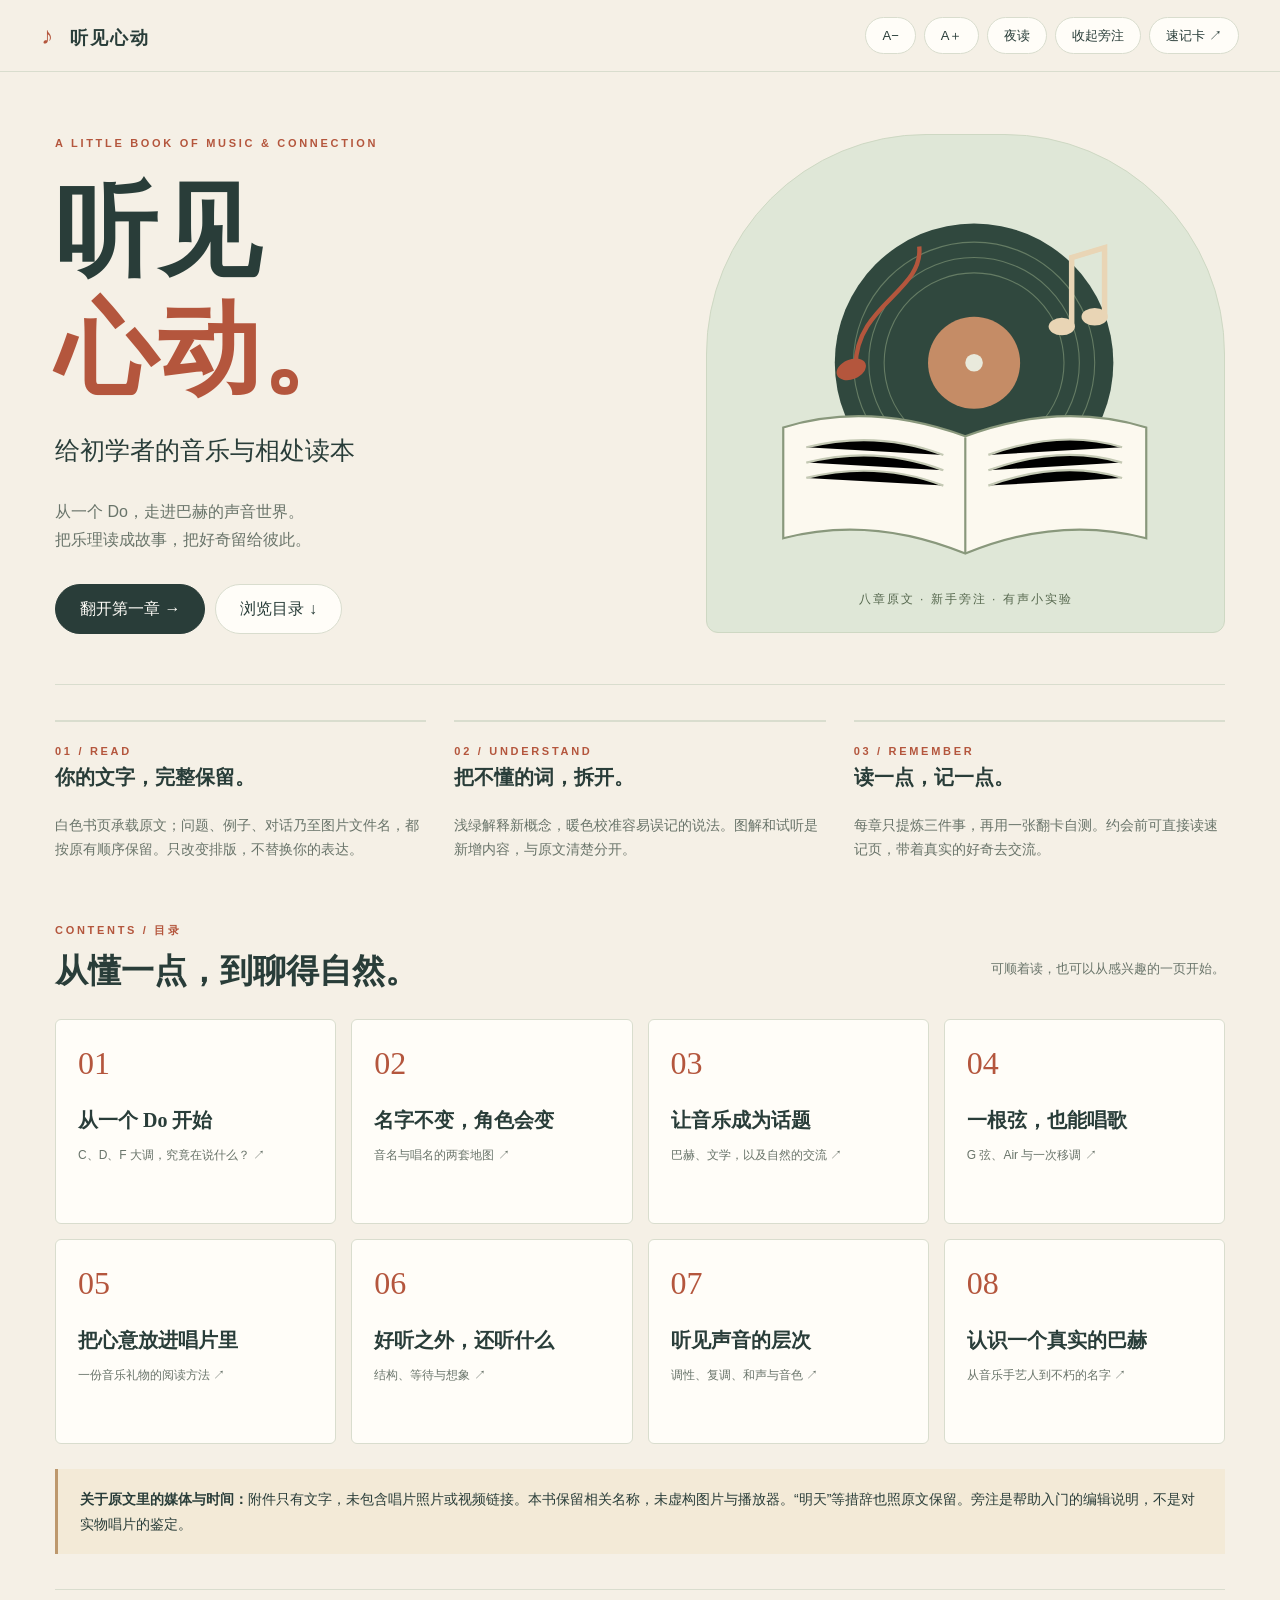
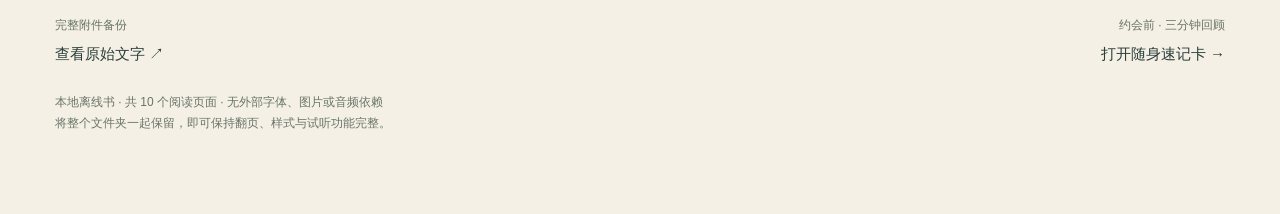
<file: index.html>
<!doctype html>
<html lang="zh-CN"><head><meta charset="utf-8"><meta name="viewport" content="width=device-width,initial-scale=1"><meta name="description" content="保留原文、附新手注释的音乐与相处读本"><title>音乐与相处读本 · 听见心动</title><link rel="stylesheet" href="style.css"></head><body data-page="index" id="top"><header class="topbar"><a class="brand" href="index.html"><i>♪</i> 听见心动</a><div class="tools"><button id="menu" class="mobile-toc" aria-expanded="false">目录</button><button id="font-down" aria-label="缩小字号">A−</button><button id="font-up" aria-label="放大字号">A＋</button><button id="theme" aria-pressed="false">夜读</button><button id="toggle-notes" aria-expanded="true">收起旁注</button><a class="pill" href="review.html">速记卡 ↗</a></div></header><div class="progress" aria-hidden="true"></div><main class="cover"><section class="hero"><div><div class="eyebrow">A LITTLE BOOK OF MUSIC & CONNECTION</div><h1>听见<br><em>心动。</em></h1><p class="subtitle">给初学者的音乐与相处读本</p><p class="intro">从一个 Do，走进巴赫的声音世界。<br>把乐理读成故事，把好奇留给彼此。</p><div class="hero-buttons"><a class="pill primary" href="chapter-01.html">翻开第一章 →</a><a class="pill" href="#contents">浏览目录 ↓</a><a class="pill hidden" id="resume" href="chapter-01.html">继续上次阅读</a></div></div><div class="hero-art"><svg viewBox="0 0 420 350" role="img" aria-label="书页、唱片和旋律组成的抽象插画"><circle cx="218" cy="153" r="127" fill="#30483e"/><circle cx="218" cy="153" r="110" fill="none" stroke="#657c64"/><circle cx="218" cy="153" r="96" fill="none" stroke="#657c64"/><circle cx="218" cy="153" r="82" fill="none" stroke="#657c64"/><circle cx="218" cy="153" r="42" fill="#c58c66"/><circle cx="218" cy="153" r="8" fill="#e9eadc"/><path d="M44 212 Q122 188 210 220 Q296 188 375 212 L375 313 Q295 292 210 327 Q124 292 44 313Z" fill="#fcf9ef" stroke="#89987c" stroke-width="2"/><path d="M210 221 L210 327" stroke="#89987c" stroke-width="2"/><g stroke="#c4c9b4" stroke-width="2"><path d="M65 230Q130 214 190 237 M65 244Q130 228 190 251 M65 258Q130 242 190 265 M231 237Q298 213 353 230 M231 251Q298 227 353 244 M231 265Q298 241 353 258"/></g><path d="M110 156 C110 100 172 88 168 47" stroke="#b4563d" stroke-width="4" fill="none"/><ellipse cx="106" cy="159" rx="14" ry="9" fill="#b4563d" transform="rotate(-22 106 159)"/><path d="M307 119 L307 57 L337 48 L337 110" fill="none" stroke="#e9d5b5" stroke-width="5"/><ellipse cx="298" cy="120" rx="12" ry="8" fill="#e9d5b5"/><ellipse cx="328" cy="111" rx="12" ry="8" fill="#e9d5b5"/></svg><div class="art-caption">八章原文 · 新手旁注 · 有声小实验</div></div></section><div class="guide-grid"><div><div class="eyebrow">01 / READ</div><h3>你的文字，完整保留。</h3><p>白色书页承载原文；问题、例子、对话乃至图片文件名，都按原有顺序保留。只改变排版，不替换你的表达。</p></div><div><div class="eyebrow">02 / UNDERSTAND</div><h3>把不懂的词，拆开。</h3><p>浅绿解释新概念，暖色校准容易误记的说法。图解和试听是新增内容，与原文清楚分开。</p></div><div><div class="eyebrow">03 / REMEMBER</div><h3>读一点，记一点。</h3><p>每章只提炼三件事，再用一张翻卡自测。约会前可直接读速记页，带着真实的好奇去交流。</p></div></div><section id="contents"><div class="contentshead"><div><div class="eyebrow">CONTENTS / 目录</div><h2>从懂一点，到聊得自然。</h2></div><p>可顺着读，也可以从感兴趣的一页开始。</p></div><div class="toc-grid"><a class="toc-card" href="chapter-01.html"><span class="n">01</span><h3>从一个 Do 开始</h3><p>C、D、F 大调，究竟在说什么？ ↗</p></a><a class="toc-card" href="chapter-02.html"><span class="n">02</span><h3>名字不变，角色会变</h3><p>音名与唱名的两套地图 ↗</p></a><a class="toc-card" href="chapter-03.html"><span class="n">03</span><h3>让音乐成为话题</h3><p>巴赫、文学，以及自然的交流 ↗</p></a><a class="toc-card" href="chapter-04.html"><span class="n">04</span><h3>一根弦，也能唱歌</h3><p>G 弦、Air 与一次移调 ↗</p></a><a class="toc-card" href="chapter-05.html"><span class="n">05</span><h3>把心意放进唱片里</h3><p>一份音乐礼物的阅读方法 ↗</p></a><a class="toc-card" href="chapter-06.html"><span class="n">06</span><h3>好听之外，还听什么</h3><p>结构、等待与想象 ↗</p></a><a class="toc-card" href="chapter-07.html"><span class="n">07</span><h3>听见声音的层次</h3><p>调性、复调、和声与音色 ↗</p></a><a class="toc-card" href="chapter-08.html"><span class="n">08</span><h3>认识一个真实的巴赫</h3><p>从音乐手艺人到不朽的名字 ↗</p></a></div></section><div class="notice"><strong>关于原文里的媒体与时间：</strong>附件只有文字，未包含唱片照片或视频链接。本书保留相关名称，未虚构图片与播放器。“明天”等措辞也照原文保留。旁注是帮助入门的编辑说明，不是对实物唱片的鉴定。</div><nav class="page-turn"><a href="原始粘贴文本.txt"><small>完整附件备份</small>查看原始文字 ↗</a><a href="review.html"><small>约会前 · 三分钟回顾</small>打开随身速记卡 →</a></nav><footer class="footer">本地离线书 · 共 10 个阅读页面 · 无外部字体、图片或音频依赖<br>将整个文件夹一起保留，即可保持翻页、样式与试听功能完整。</footer></main><script src="search.js"></script><script src="book.js"></script></body></html>
</file>
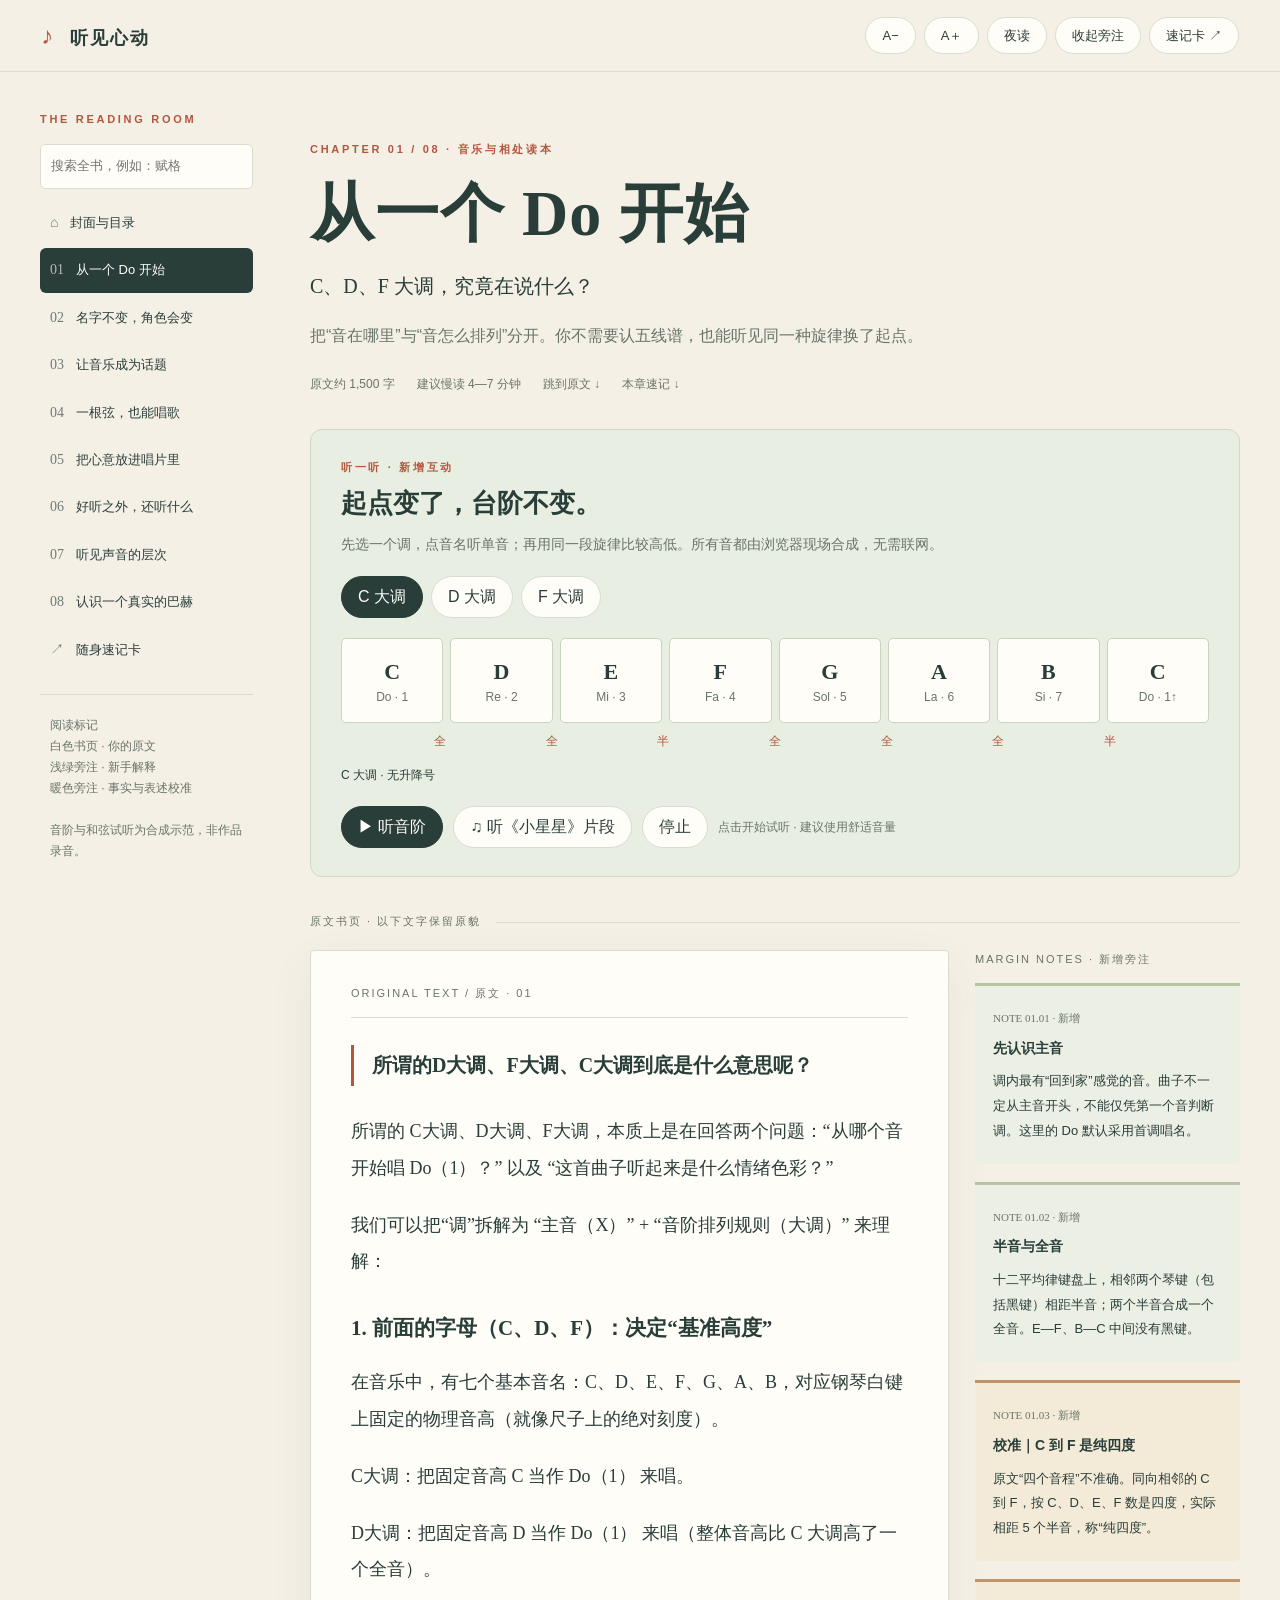
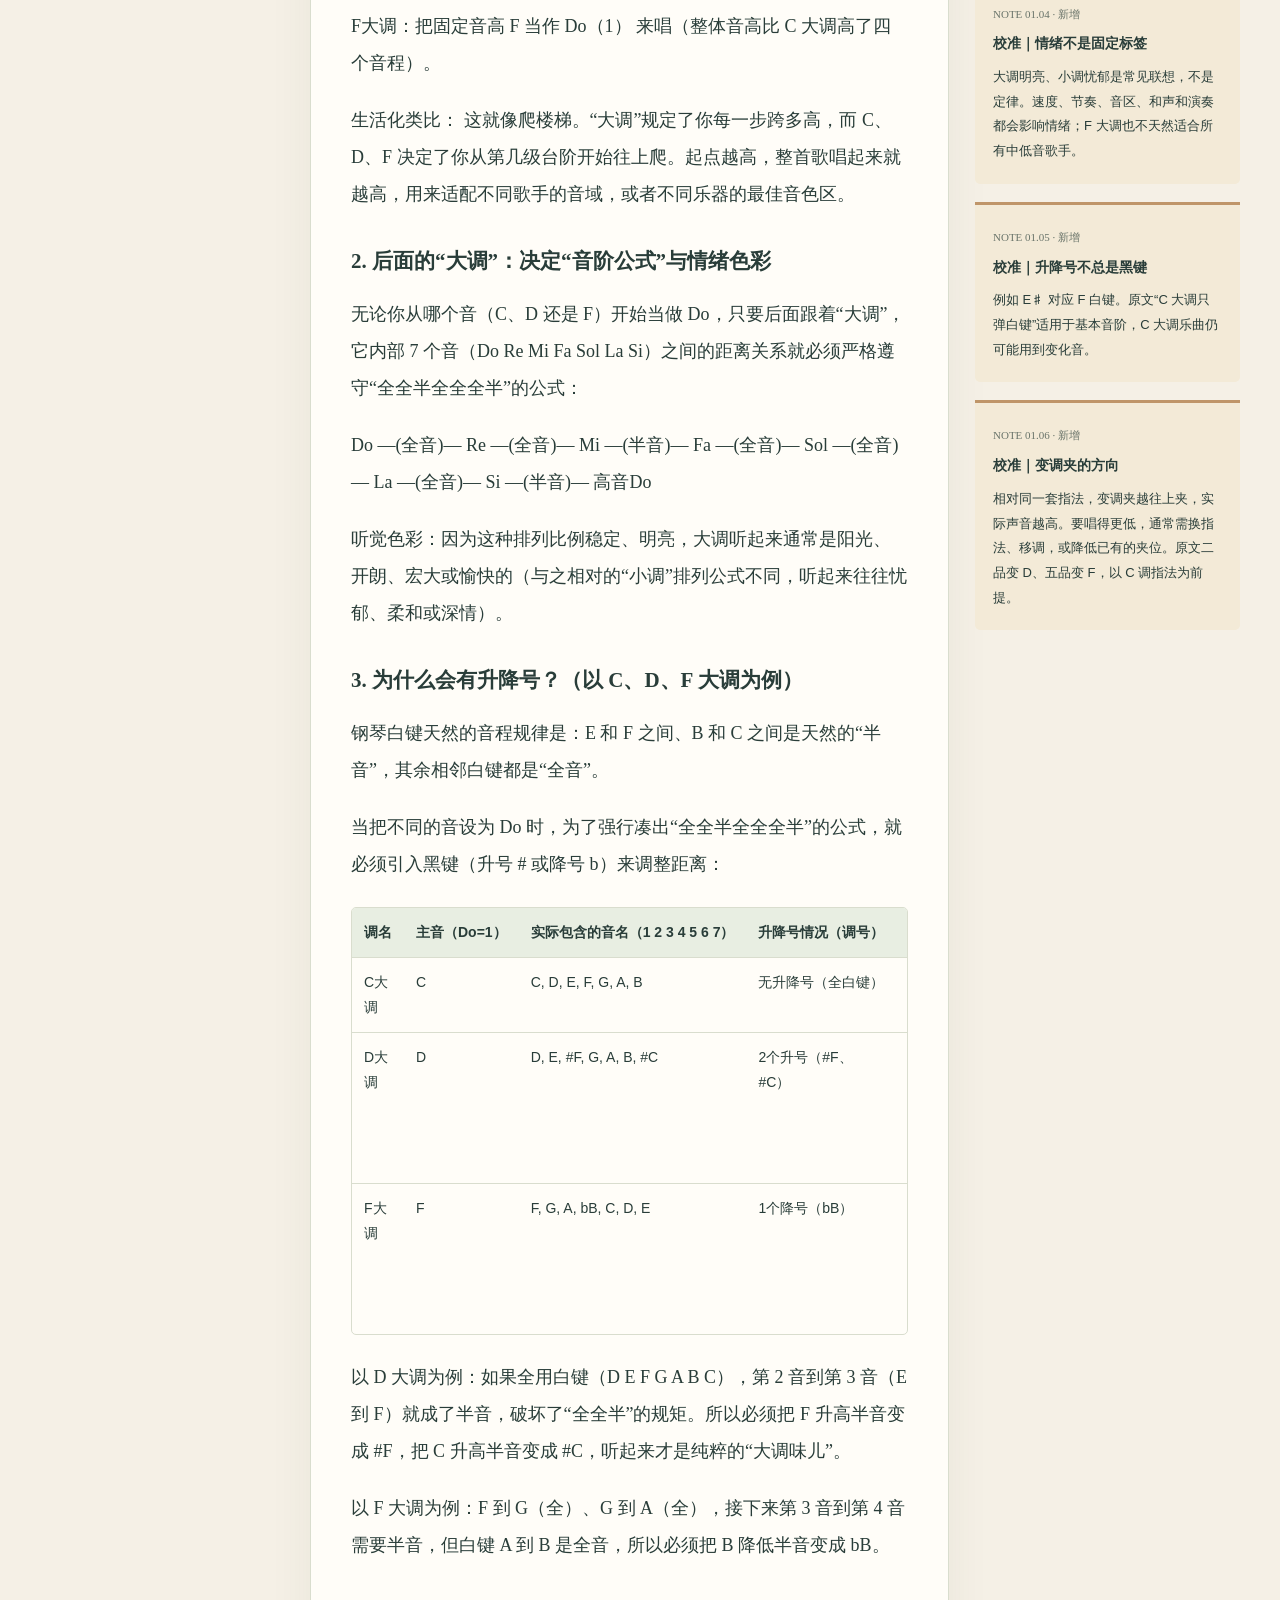
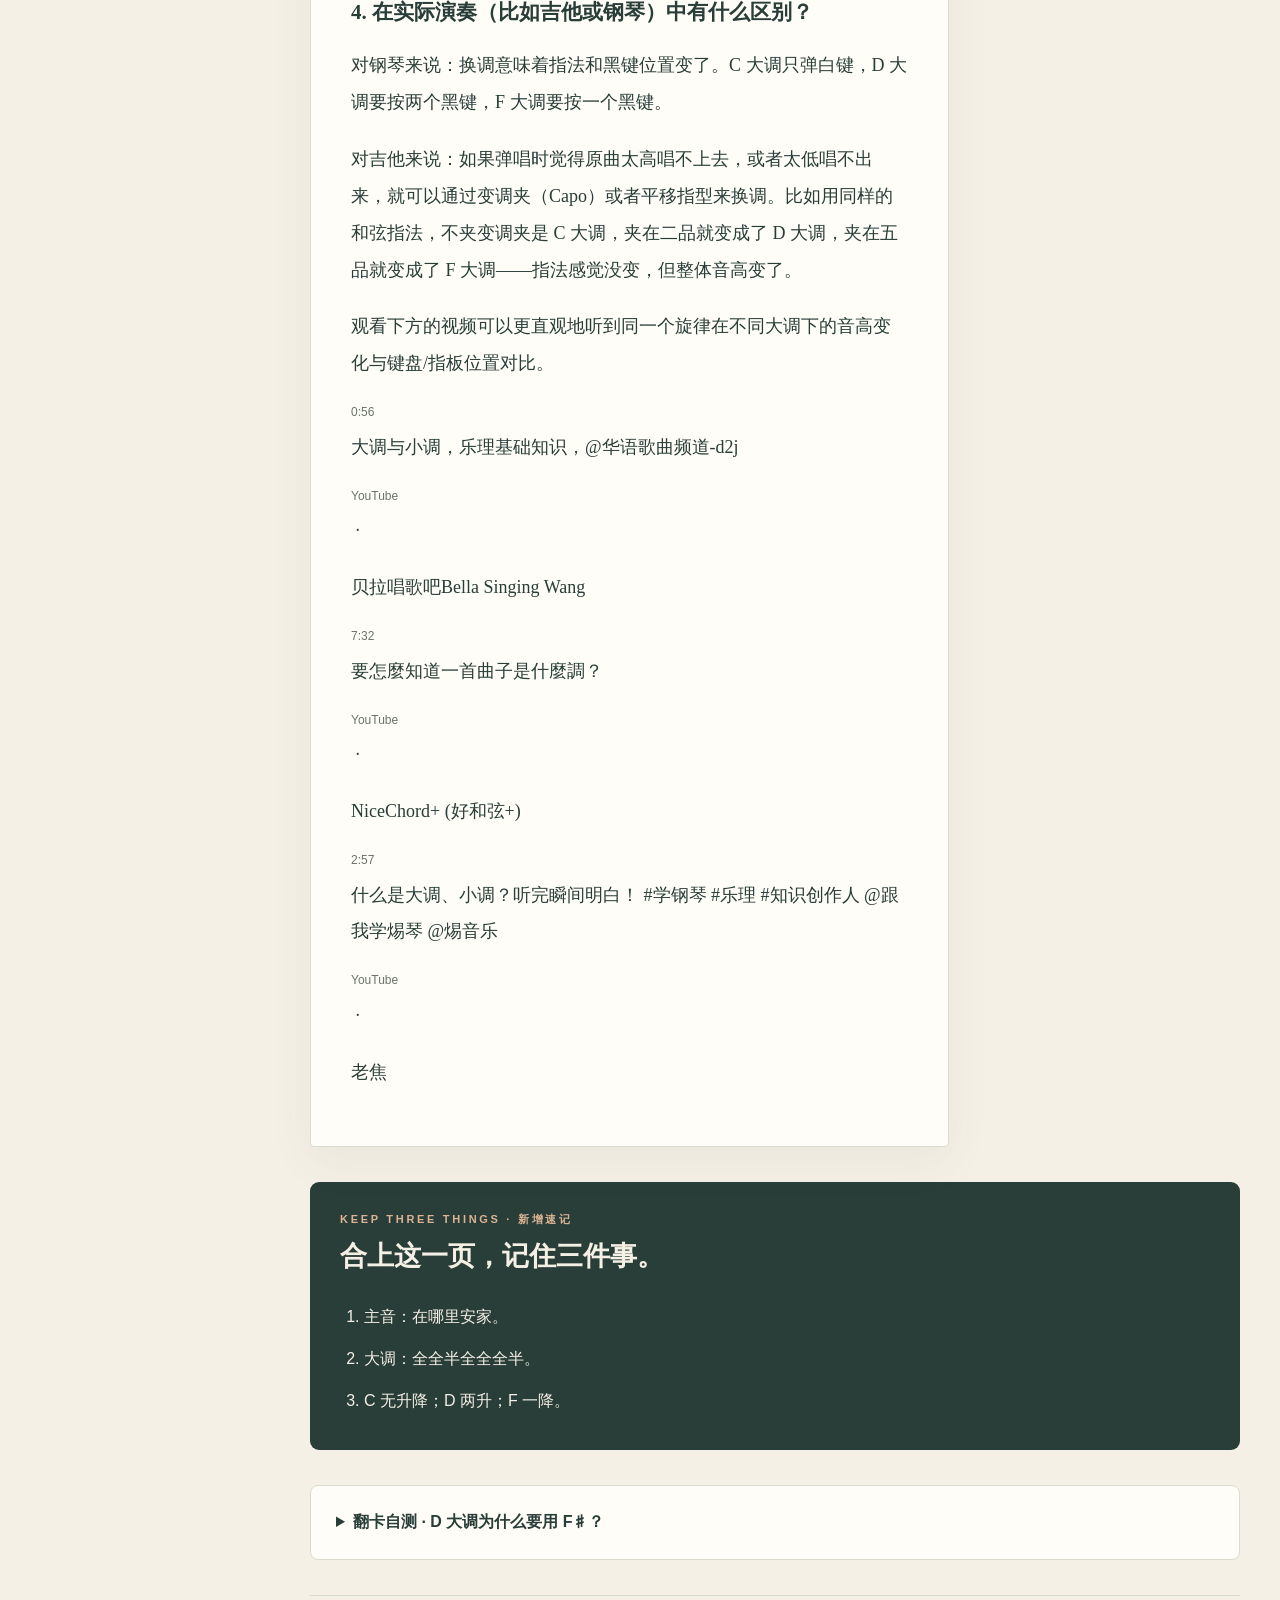
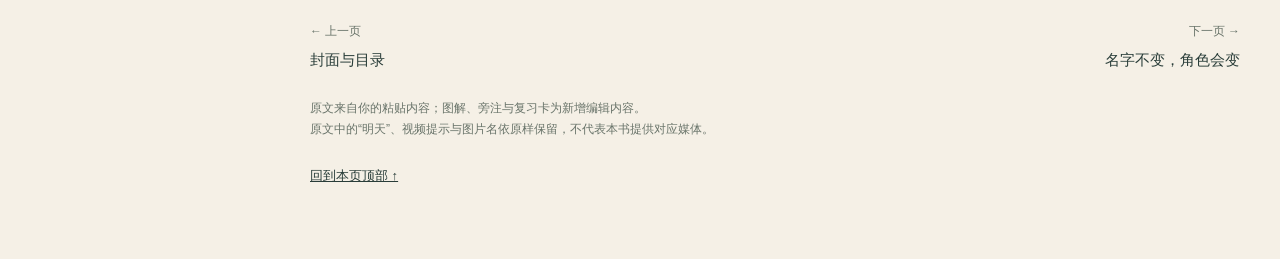
<file: chapter-01.html>
<!doctype html>
<html lang="zh-CN"><head><meta charset="utf-8"><meta name="viewport" content="width=device-width,initial-scale=1"><meta name="description" content="保留原文、附新手注释的音乐与相处读本"><title>从一个 Do 开始 · 听见心动</title><link rel="stylesheet" href="style.css"></head><body data-page="chapter-01.html" id="top"><header class="topbar"><a class="brand" href="index.html"><i>♪</i> 听见心动</a><div class="tools"><button id="menu" class="mobile-toc" aria-expanded="false">目录</button><button id="font-down" aria-label="缩小字号">A−</button><button id="font-up" aria-label="放大字号">A＋</button><button id="theme" aria-pressed="false">夜读</button><button id="toggle-notes" aria-expanded="true">收起旁注</button><a class="pill" href="review.html">速记卡 ↗</a></div></header><div class="progress" aria-hidden="true"></div><div class="booklayout"><aside class="sidebar" aria-label="全书目录"><div class="eyebrow">THE READING ROOM</div><input id="book-search" class="searchbox" type="search" placeholder="搜索全书，例如：赋格" aria-label="搜索全书"><div id="searchresults" class="searchresults" aria-live="polite"></div><a href="index.html"><span class="num">⌂</span> 封面与目录</a><a href="chapter-01.html" aria-current="page"><span class="num">01</span>从一个 Do 开始</a><a href="chapter-02.html"><span class="num">02</span>名字不变，角色会变</a><a href="chapter-03.html"><span class="num">03</span>让音乐成为话题</a><a href="chapter-04.html"><span class="num">04</span>一根弦，也能唱歌</a><a href="chapter-05.html"><span class="num">05</span>把心意放进唱片里</a><a href="chapter-06.html"><span class="num">06</span>好听之外，还听什么</a><a href="chapter-07.html"><span class="num">07</span>听见声音的层次</a><a href="chapter-08.html"><span class="num">08</span>认识一个真实的巴赫</a><a href="review.html"><span class="num">↗</span> 随身速记卡</a><div class="smallbox">阅读标记<br>白色书页 · 你的原文<br>浅绿旁注 · 新手解释<br>暖色旁注 · 事实与表述校准<br><br>音阶与和弦试听为合成示范，非作品录音。</div></aside><main><div class="chapterhead"><div class="eyebrow">CHAPTER 01 / 08 · 音乐与相处读本</div><h1>从一个 Do 开始</h1><p class="subtitle serif">C、D、F 大调，究竟在说什么？</p><p class="intro">把“音在哪里”与“音怎么排列”分开。你不需要认五线谱，也能听见同一种旋律换了起点。</p><div class="chaptermeta"><span>原文约 1,500 字</span><span>建议慢读 4—7 分钟</span><a href="#source">跳到原文 ↓</a><a href="#recap">本章速记 ↓</a></div></div><section class="lab"><div class="eyebrow">听一听 · 新增互动</div><h2>起点变了，台阶不变。</h2><p>先选一个调，点音名听单音；再用同一段旋律比较高低。所有音都由浏览器现场合成，无需联网。</p><div class="tabs" role="group" aria-label="选择大调"><button data-key="C" class="active" aria-pressed="true">C 大调</button><button data-key="D" aria-pressed="false">D 大调</button><button data-key="F" aria-pressed="false">F 大调</button></div><div id="tone-grid" class="tone-grid"></div><div class="steps" aria-label="全全半全全全半"><span>全</span><span>全</span><span>半</span><span>全</span><span>全</span><span>全</span><span>半</span></div><small id="key-caption"></small><div class="soundrow"><button id="play-scale" class="primary">▶ 听音阶</button><button id="play-melody">♫ 听《小星星》片段</button><button id="stop-sound">停止</button><span id="soundstatus" class="soundstatus" role="status">点击开始试听 · 建议使用舒适音量</span></div></section><div class="sectionlabel" id="source">原文书页 · 以下文字保留原貌</div><div class="reading-grid"><article class="original"><div class="source-label">ORIGINAL TEXT / 原文 · 01</div><div id="source-content"><p class="question">所谓的D大调、F大调、C大调到底是什么意思呢？</p><p>所谓的 C大调、D大调、F大调，本质上是在回答两个问题：“从哪个音开始唱 Do（1）？” 以及 “这首曲子听起来是什么情绪色彩？”</p><p>我们可以把“调”拆解为 “主音（X）” + “音阶排列规则（大调）” 来理解：</p><h3>1. 前面的字母（C、D、F）：决定“基准高度”</h3><p>在音乐中，有七个基本音名：C、D、E、F、G、A、B，对应钢琴白键上固定的物理音高（就像尺子上的绝对刻度）。</p><p>C大调：把固定音高 C 当作 Do（1） 来唱。</p><p>D大调：把固定音高 D 当作 Do（1） 来唱（整体音高比 C 大调高了一个全音）。</p><p>F大调：把固定音高 F 当作 Do（1） 来唱（整体音高比 C 大调高了四个音程）。</p><p>生活化类比： 这就像爬楼梯。“大调”规定了你每一步跨多高，而 C、D、F 决定了你从第几级台阶开始往上爬。起点越高，整首歌唱起来就越高，用来适配不同歌手的音域，或者不同乐器的最佳音色区。</p><h3>2. 后面的“大调”：决定“音阶公式”与情绪色彩</h3><p>无论你从哪个音（C、D 还是 F）开始当做 Do，只要后面跟着“大调”，它内部 7 个音（Do Re Mi Fa Sol La Si）之间的距离关系就必须严格遵守“全全半全全全半”的公式：</p><p>Do —(全音)— Re —(全音)— Mi —(半音)— Fa —(全音)— Sol —(全音)— La —(全音)— Si —(半音)— 高音Do</p><p>听觉色彩：因为这种排列比例稳定、明亮，大调听起来通常是阳光、开朗、宏大或愉快的（与之相对的“小调”排列公式不同，听起来往往忧郁、柔和或深情）。</p><h3>3. 为什么会有升降号？（以 C、D、F 大调为例）</h3><p>钢琴白键天然的音程规律是：E 和 F 之间、B 和 C 之间是天然的“半音”，其余相邻白键都是“全音”。</p><p>当把不同的音设为 Do 时，为了强行凑出“全全半全全全半”的公式，就必须引入黑键（升号 # 或降号 b）来调整距离：</p><div class="tablewrap" tabindex="0" role="region" aria-label="原文表格，可横向滚动"><table><tr><th>调名</th><th>主音（Do=1）</th><th>实际包含的音名（1 2 3 4 5 6 7）</th><th>升降号情况（调号）</th><th>常见特点与应用场景</th></tr><tr><td>C大调</td><td>C</td><td>C, D, E, F, G, A, B</td><td>无升降号（全白键）</td><td>最基础、纯净；入门练琴、儿歌最常用。</td></tr><tr><td>D大调</td><td>D</td><td>D, E, #F, G, A, B, #C</td><td>2个升号（#F、#C）</td><td>明亮、辉煌、充满活力；小提琴、吉他等弦乐器最顺手、共鸣极佳的调性之一（如《卡农》原调）。</td></tr><tr><td>F大调</td><td>F</td><td>F, G, A, bB, C, D, E</td><td>1个降号（bB）</td><td>温暖、田园、柔和；管乐器（如萨克斯、圆号）非常偏爱，也适合中低音人声演唱。</td></tr></table></div><p>以 D 大调为例：如果全用白键（D E F G A B C），第 2 音到第 3 音（E 到 F）就成了半音，破坏了“全全半”的规矩。所以必须把 F 升高半音变成 #F，把 C 升高半音变成 #C，听起来才是纯粹的“大调味儿”。</p><p>以 F 大调为例：F 到 G（全）、G 到 A（全），接下来第 3 音到第 4 音需要半音，但白键 A 到 B 是全音，所以必须把 B 降低半音变成 bB。</p><h3>4. 在实际演奏（比如吉他或钢琴）中有什么区别？</h3><p>对钢琴来说：换调意味着指法和黑键位置变了。C 大调只弹白键，D 大调要按两个黑键，F 大调要按一个黑键。</p><p>对吉他来说：如果弹唱时觉得原曲太高唱不上去，或者太低唱不出来，就可以通过变调夹（Capo）或者平移指型来换调。比如用同样的和弦指法，不夹变调夹是 C 大调，夹在二品就变成了 D 大调，夹在五品就变成了 F 大调——指法感觉没变，但整体音高变了。</p><p>观看下方的视频可以更直观地听到同一个旋律在不同大调下的音高变化与键盘/指板位置对比。</p><p class="source-meta">0:56</p><p>大调与小调，乐理基础知识，@华语歌曲频道-d2j</p><p class="source-meta">YouTube</p><p> · </p><p>贝拉唱歌吧Bella Singing Wang</p><p class="source-meta">7:32</p><p>要怎麼知道一首曲子是什麼調？</p><p class="source-meta">YouTube</p><p> · </p><p>NiceChord+ (好和弦+)</p><p class="source-meta">2:57</p><p>什么是大调、小调？听完瞬间明白！ #学钢琴 #乐理 #知识创作人 @跟我学焬琴 @焬音乐</p><p class="source-meta">YouTube</p><p> · </p><p>老焦</p></div></article><aside class="marginalia" aria-label="新增旁注"><p class="notes-heading">MARGIN NOTES · 新增旁注</p><section class="annotation"><span class="index">NOTE 01.01 · 新增</span><h4>先认识主音</h4><p>调内最有“回到家”感觉的音。曲子不一定从主音开头，不能仅凭第一个音判断调。这里的 Do 默认采用首调唱名。</p></section><section class="annotation"><span class="index">NOTE 01.02 · 新增</span><h4>半音与全音</h4><p>十二平均律键盘上，相邻两个琴键（包括黑键）相距半音；两个半音合成一个全音。E—F、B—C 中间没有黑键。</p></section><section class="annotation correction"><span class="index">NOTE 01.03 · 新增</span><h4>校准｜C 到 F 是纯四度</h4><p>原文“四个音程”不准确。同向相邻的 C 到 F，按 C、D、E、F 数是四度，实际相距 5 个半音，称“纯四度”。</p></section><section class="annotation correction"><span class="index">NOTE 01.04 · 新增</span><h4>校准｜情绪不是固定标签</h4><p>大调明亮、小调忧郁是常见联想，不是定律。速度、节奏、音区、和声和演奏都会影响情绪；F 大调也不天然适合所有中低音歌手。</p></section><section class="annotation correction"><span class="index">NOTE 01.05 · 新增</span><h4>校准｜升降号不总是黑键</h4><p>例如 E♯ 对应 F 白键。原文“C 大调只弹白键”适用于基本音阶，C 大调乐曲仍可能用到变化音。</p></section><section class="annotation correction"><span class="index">NOTE 01.06 · 新增</span><h4>校准｜变调夹的方向</h4><p>相对同一套指法，变调夹越往上夹，实际声音越高。要唱得更低，通常需换指法、移调，或降低已有的夹位。原文二品变 D、五品变 F，以 C 调指法为前提。</p></section></aside></div><section class="recap" id="recap"><div class="eyebrow">KEEP THREE THINGS · 新增速记</div><h2>合上这一页，记住三件事。</h2><ol><li>主音：在哪里安家。</li><li>大调：全全半全全全半。</li><li>C 无升降；D 两升；F 一降。</li></ol></section><details class="recall"><summary>翻卡自测 · D 大调为什么要用 F♯？</summary><p>D 到 E 是全音；第二步也要全音，所以 E 后面要到 F♯，不能停在 F。</p></details><nav class="page-turn" aria-label="翻页"><a href="index.html"><small>← 上一页</small>封面与目录</a><a href="chapter-02.html"><small>下一页 →</small>名字不变，角色会变</a></nav><footer class="footer">原文来自你的粘贴内容；图解、旁注与复习卡为新增编辑内容。<br>原文中的“明天”、视频提示与图片名依原样保留，不代表本书提供对应媒体。</footer><a class="backtop" href="#top">回到本页顶部 ↑</a></main></div><script src="search.js"></script><script src="book.js"></script></body></html>
</file>
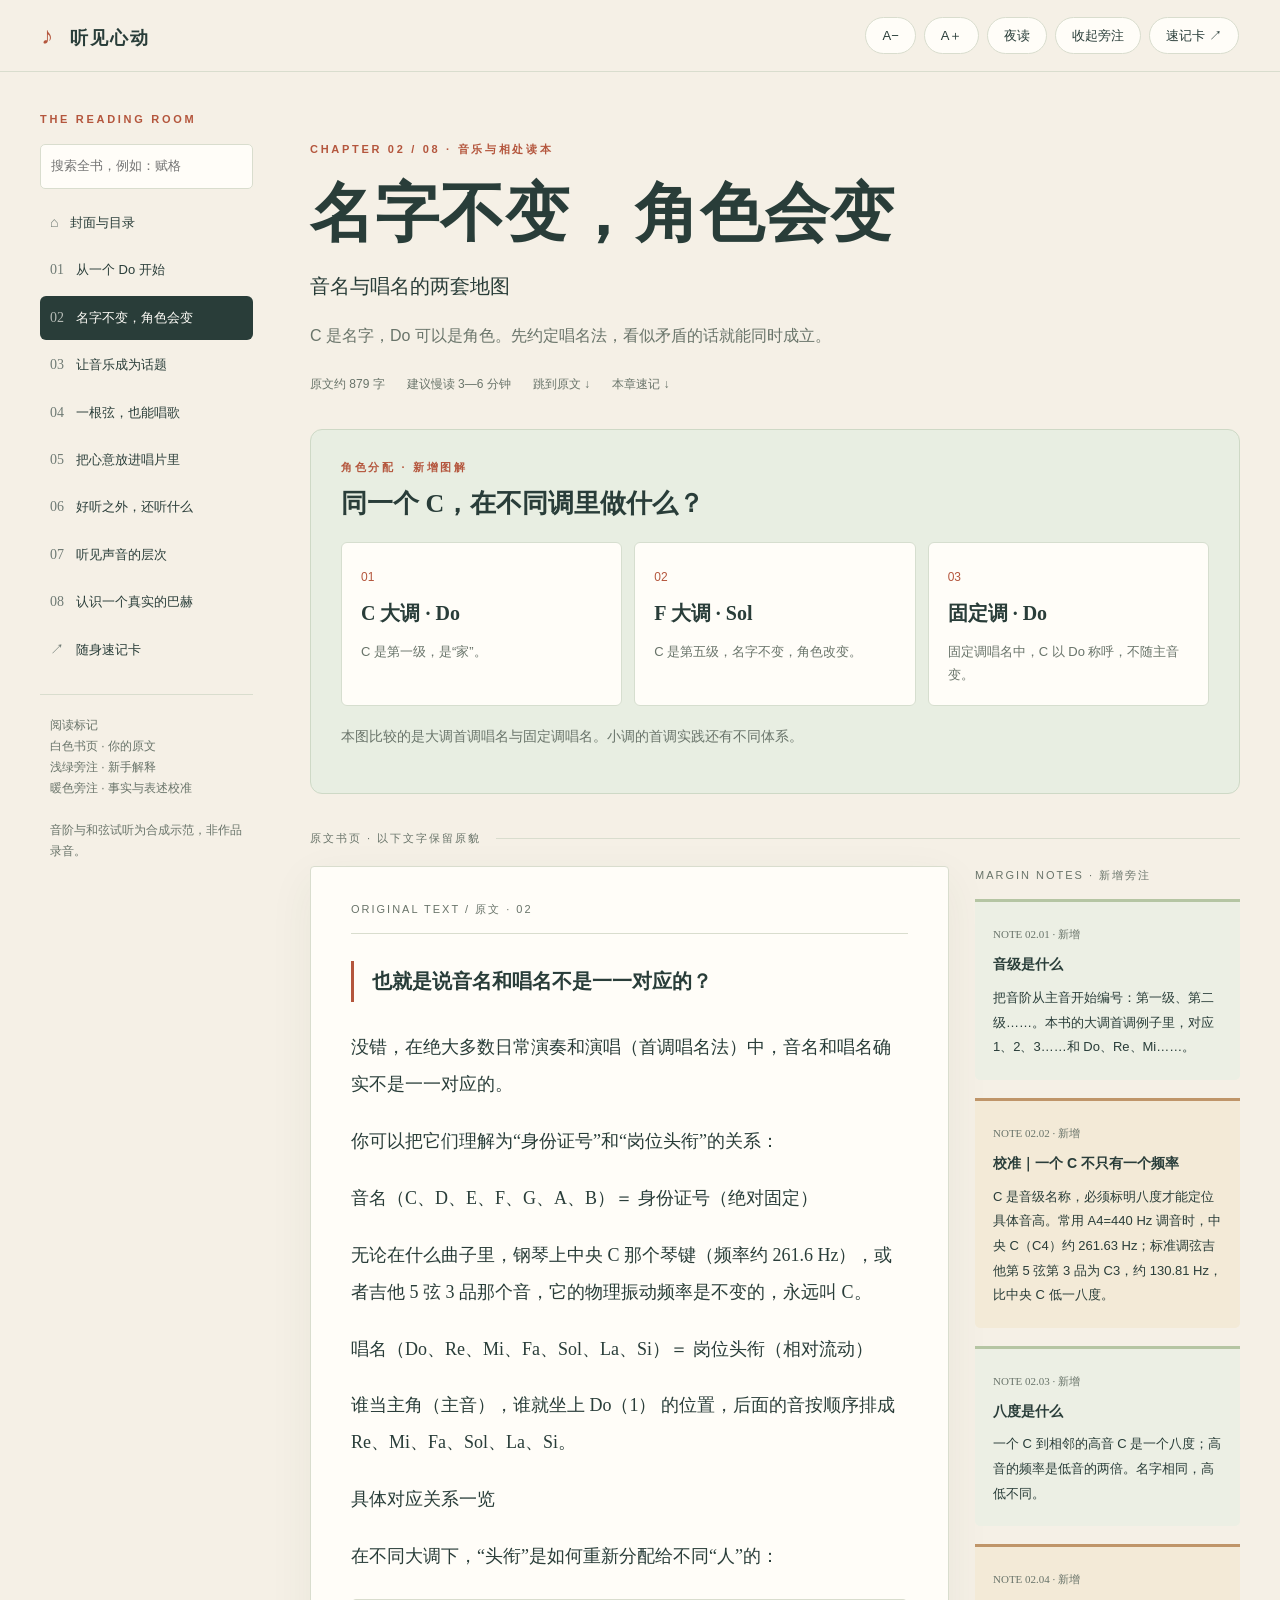
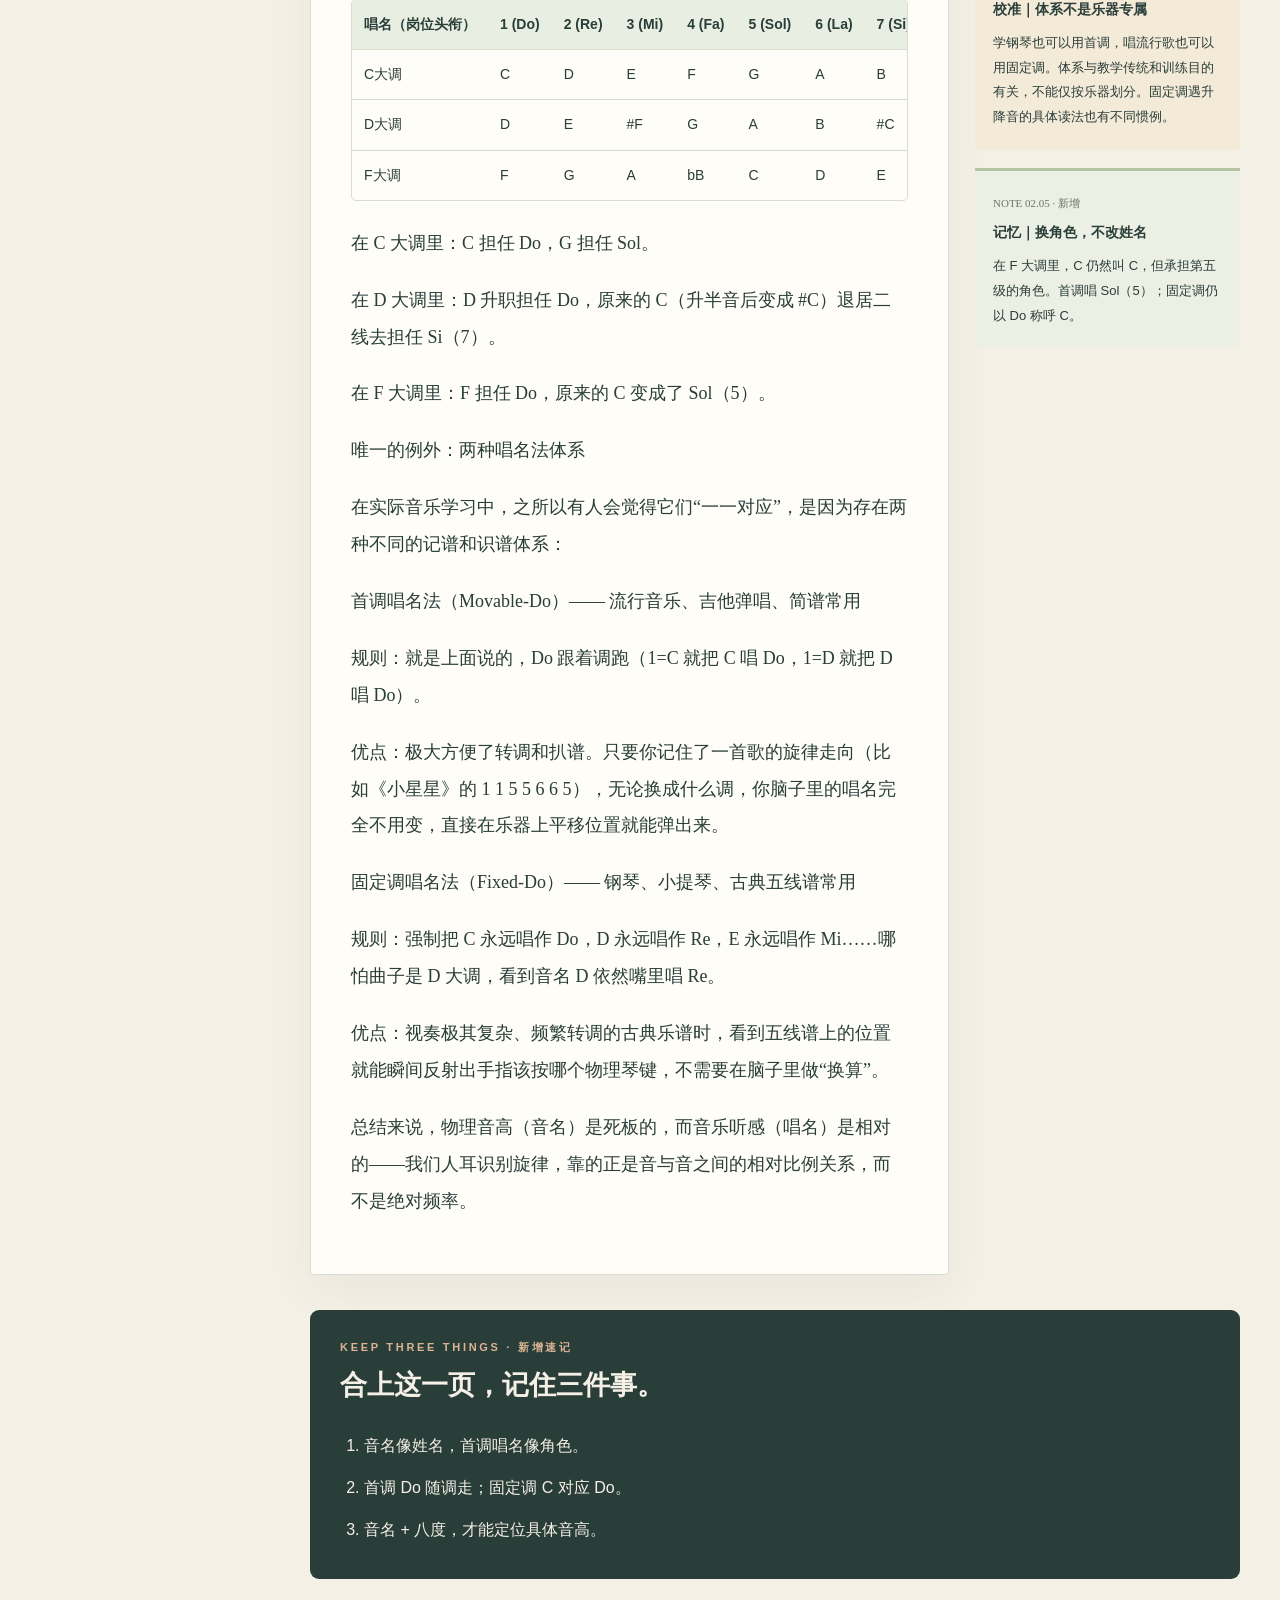
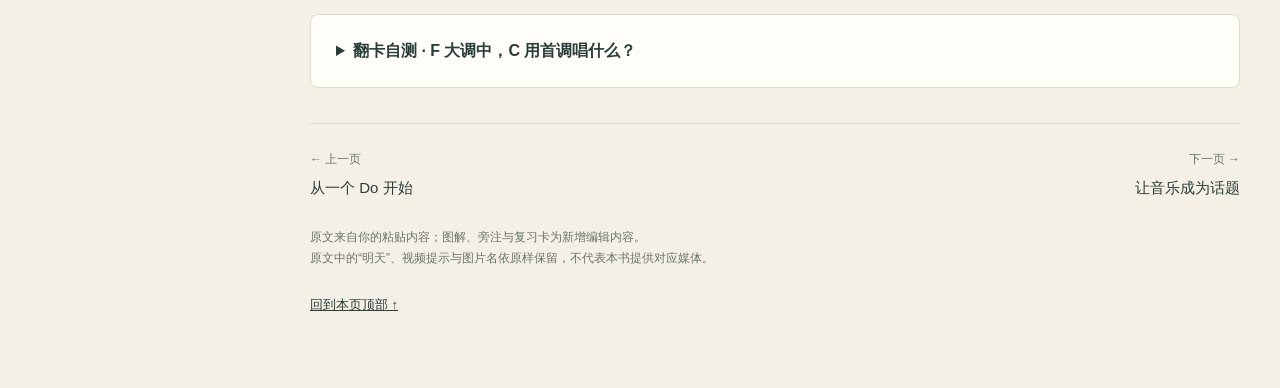
<file: chapter-02.html>
<!doctype html>
<html lang="zh-CN"><head><meta charset="utf-8"><meta name="viewport" content="width=device-width,initial-scale=1"><meta name="description" content="保留原文、附新手注释的音乐与相处读本"><title>名字不变，角色会变 · 听见心动</title><link rel="stylesheet" href="style.css"></head><body data-page="chapter-02.html" id="top"><header class="topbar"><a class="brand" href="index.html"><i>♪</i> 听见心动</a><div class="tools"><button id="menu" class="mobile-toc" aria-expanded="false">目录</button><button id="font-down" aria-label="缩小字号">A−</button><button id="font-up" aria-label="放大字号">A＋</button><button id="theme" aria-pressed="false">夜读</button><button id="toggle-notes" aria-expanded="true">收起旁注</button><a class="pill" href="review.html">速记卡 ↗</a></div></header><div class="progress" aria-hidden="true"></div><div class="booklayout"><aside class="sidebar" aria-label="全书目录"><div class="eyebrow">THE READING ROOM</div><input id="book-search" class="searchbox" type="search" placeholder="搜索全书，例如：赋格" aria-label="搜索全书"><div id="searchresults" class="searchresults" aria-live="polite"></div><a href="index.html"><span class="num">⌂</span> 封面与目录</a><a href="chapter-01.html"><span class="num">01</span>从一个 Do 开始</a><a href="chapter-02.html" aria-current="page"><span class="num">02</span>名字不变，角色会变</a><a href="chapter-03.html"><span class="num">03</span>让音乐成为话题</a><a href="chapter-04.html"><span class="num">04</span>一根弦，也能唱歌</a><a href="chapter-05.html"><span class="num">05</span>把心意放进唱片里</a><a href="chapter-06.html"><span class="num">06</span>好听之外，还听什么</a><a href="chapter-07.html"><span class="num">07</span>听见声音的层次</a><a href="chapter-08.html"><span class="num">08</span>认识一个真实的巴赫</a><a href="review.html"><span class="num">↗</span> 随身速记卡</a><div class="smallbox">阅读标记<br>白色书页 · 你的原文<br>浅绿旁注 · 新手解释<br>暖色旁注 · 事实与表述校准<br><br>音阶与和弦试听为合成示范，非作品录音。</div></aside><main><div class="chapterhead"><div class="eyebrow">CHAPTER 02 / 08 · 音乐与相处读本</div><h1>名字不变，角色会变</h1><p class="subtitle serif">音名与唱名的两套地图</p><p class="intro">C 是名字，Do 可以是角色。先约定唱名法，看似矛盾的话就能同时成立。</p><div class="chaptermeta"><span>原文约 879 字</span><span>建议慢读 3—6 分钟</span><a href="#source">跳到原文 ↓</a><a href="#recap">本章速记 ↓</a></div></div><section class="lab"><div class="eyebrow">角色分配 · 新增图解</div><h2>同一个 C，在不同调里做什么？</h2><div class="mini-cards"><div class="mini-card"><span class="number">01</span><strong>C 大调 · Do</strong><p>C 是第一级，是“家”。</p></div><div class="mini-card"><span class="number">02</span><strong>F 大调 · Sol</strong><p>C 是第五级，名字不变，角色改变。</p></div><div class="mini-card"><span class="number">03</span><strong>固定调 · Do</strong><p>固定调唱名中，C 以 Do 称呼，不随主音变。</p></div></div><p style="margin-top:18px">本图比较的是大调首调唱名与固定调唱名。小调的首调实践还有不同体系。</p></section><div class="sectionlabel" id="source">原文书页 · 以下文字保留原貌</div><div class="reading-grid"><article class="original"><div class="source-label">ORIGINAL TEXT / 原文 · 02</div><div id="source-content"><p class="question">也就是说音名和唱名不是一一对应的？</p><p>没错，在绝大多数日常演奏和演唱（首调唱名法）中，音名和唱名确实不是一一对应的。</p><p>你可以把它们理解为“身份证号”和“岗位头衔”的关系：</p><p>音名（C、D、E、F、G、A、B）＝ 身份证号（绝对固定）</p><p>无论在什么曲子里，钢琴上中央 C 那个琴键（频率约 261.6 Hz），或者吉他 5 弦 3 品那个音，它的物理振动频率是不变的，永远叫 C。</p><p>唱名（Do、Re、Mi、Fa、Sol、La、Si）＝ 岗位头衔（相对流动）</p><p>谁当主角（主音），谁就坐上 Do（1） 的位置，后面的音按顺序排成 Re、Mi、Fa、Sol、La、Si。</p><p>具体对应关系一览</p><p>在不同大调下，“头衔”是如何重新分配给不同“人”的：</p><div class="tablewrap" tabindex="0" role="region" aria-label="原文表格，可横向滚动"><table><tr><th>唱名（岗位头衔）</th><th>1 (Do)</th><th>2 (Re)</th><th>3 (Mi)</th><th>4 (Fa)</th><th>5 (Sol)</th><th>6 (La)</th><th>7 (Si)</th></tr><tr><td>C大调</td><td>C</td><td>D</td><td>E</td><td>F</td><td>G</td><td>A</td><td>B</td></tr><tr><td>D大调</td><td>D</td><td>E</td><td>#F</td><td>G</td><td>A</td><td>B</td><td>#C</td></tr><tr><td>F大调</td><td>F</td><td>G</td><td>A</td><td>bB</td><td>C</td><td>D</td><td>E</td></tr></table></div><p>在 C 大调里：C 担任 Do，G 担任 Sol。</p><p>在 D 大调里：D 升职担任 Do，原来的 C（升半音后变成 #C）退居二线去担任 Si（7）。</p><p>在 F 大调里：F 担任 Do，原来的 C 变成了 Sol（5）。</p><p>唯一的例外：两种唱名法体系</p><p>在实际音乐学习中，之所以有人会觉得它们“一一对应”，是因为存在两种不同的记谱和识谱体系：</p><p>首调唱名法（Movable-Do）—— 流行音乐、吉他弹唱、简谱常用</p><p>规则：就是上面说的，Do 跟着调跑（1=C 就把 C 唱 Do，1=D 就把 D 唱 Do）。</p><p>优点：极大方便了转调和扒谱。只要你记住了一首歌的旋律走向（比如《小星星》的 1 1 5 5 6 6 5），无论换成什么调，你脑子里的唱名完全不用变，直接在乐器上平移位置就能弹出来。</p><p>固定调唱名法（Fixed-Do）—— 钢琴、小提琴、古典五线谱常用</p><p>规则：强制把 C 永远唱作 Do，D 永远唱作 Re，E 永远唱作 Mi……哪怕曲子是 D 大调，看到音名 D 依然嘴里唱 Re。</p><p>优点：视奏极其复杂、频繁转调的古典乐谱时，看到五线谱上的位置就能瞬间反射出手指该按哪个物理琴键，不需要在脑子里做“换算”。</p><p>总结来说，物理音高（音名）是死板的，而音乐听感（唱名）是相对的——我们人耳识别旋律，靠的正是音与音之间的相对比例关系，而不是绝对频率。</p></div></article><aside class="marginalia" aria-label="新增旁注"><p class="notes-heading">MARGIN NOTES · 新增旁注</p><section class="annotation"><span class="index">NOTE 02.01 · 新增</span><h4>音级是什么</h4><p>把音阶从主音开始编号：第一级、第二级……。本书的大调首调例子里，对应 1、2、3……和 Do、Re、Mi……。</p></section><section class="annotation correction"><span class="index">NOTE 02.02 · 新增</span><h4>校准｜一个 C 不只有一个频率</h4><p>C 是音级名称，必须标明八度才能定位具体音高。常用 A4=440 Hz 调音时，中央 C（C4）约 261.63 Hz；标准调弦吉他第 5 弦第 3 品为 C3，约 130.81 Hz，比中央 C 低一八度。</p></section><section class="annotation"><span class="index">NOTE 02.03 · 新增</span><h4>八度是什么</h4><p>一个 C 到相邻的高音 C 是一个八度；高音的频率是低音的两倍。名字相同，高低不同。</p></section><section class="annotation correction"><span class="index">NOTE 02.04 · 新增</span><h4>校准｜体系不是乐器专属</h4><p>学钢琴也可以用首调，唱流行歌也可以用固定调。体系与教学传统和训练目的有关，不能仅按乐器划分。固定调遇升降音的具体读法也有不同惯例。</p></section><section class="annotation"><span class="index">NOTE 02.05 · 新增</span><h4>记忆｜换角色，不改姓名</h4><p>在 F 大调里，C 仍然叫 C，但承担第五级的角色。首调唱 Sol（5）；固定调仍以 Do 称呼 C。</p></section></aside></div><section class="recap" id="recap"><div class="eyebrow">KEEP THREE THINGS · 新增速记</div><h2>合上这一页，记住三件事。</h2><ol><li>音名像姓名，首调唱名像角色。</li><li>首调 Do 随调走；固定调 C 对应 Do。</li><li>音名 + 八度，才能定位具体音高。</li></ol></section><details class="recall"><summary>翻卡自测 · F 大调中，C 用首调唱什么？</summary><p>Sol（5）。F、G、A、B♭、C，C 是第五级。</p></details><nav class="page-turn" aria-label="翻页"><a href="chapter-01.html"><small>← 上一页</small>从一个 Do 开始</a><a href="chapter-03.html"><small>下一页 →</small>让音乐成为话题</a></nav><footer class="footer">原文来自你的粘贴内容；图解、旁注与复习卡为新增编辑内容。<br>原文中的“明天”、视频提示与图片名依原样保留，不代表本书提供对应媒体。</footer><a class="backtop" href="#top">回到本页顶部 ↑</a></main></div><script src="search.js"></script><script src="book.js"></script></body></html>
</file>
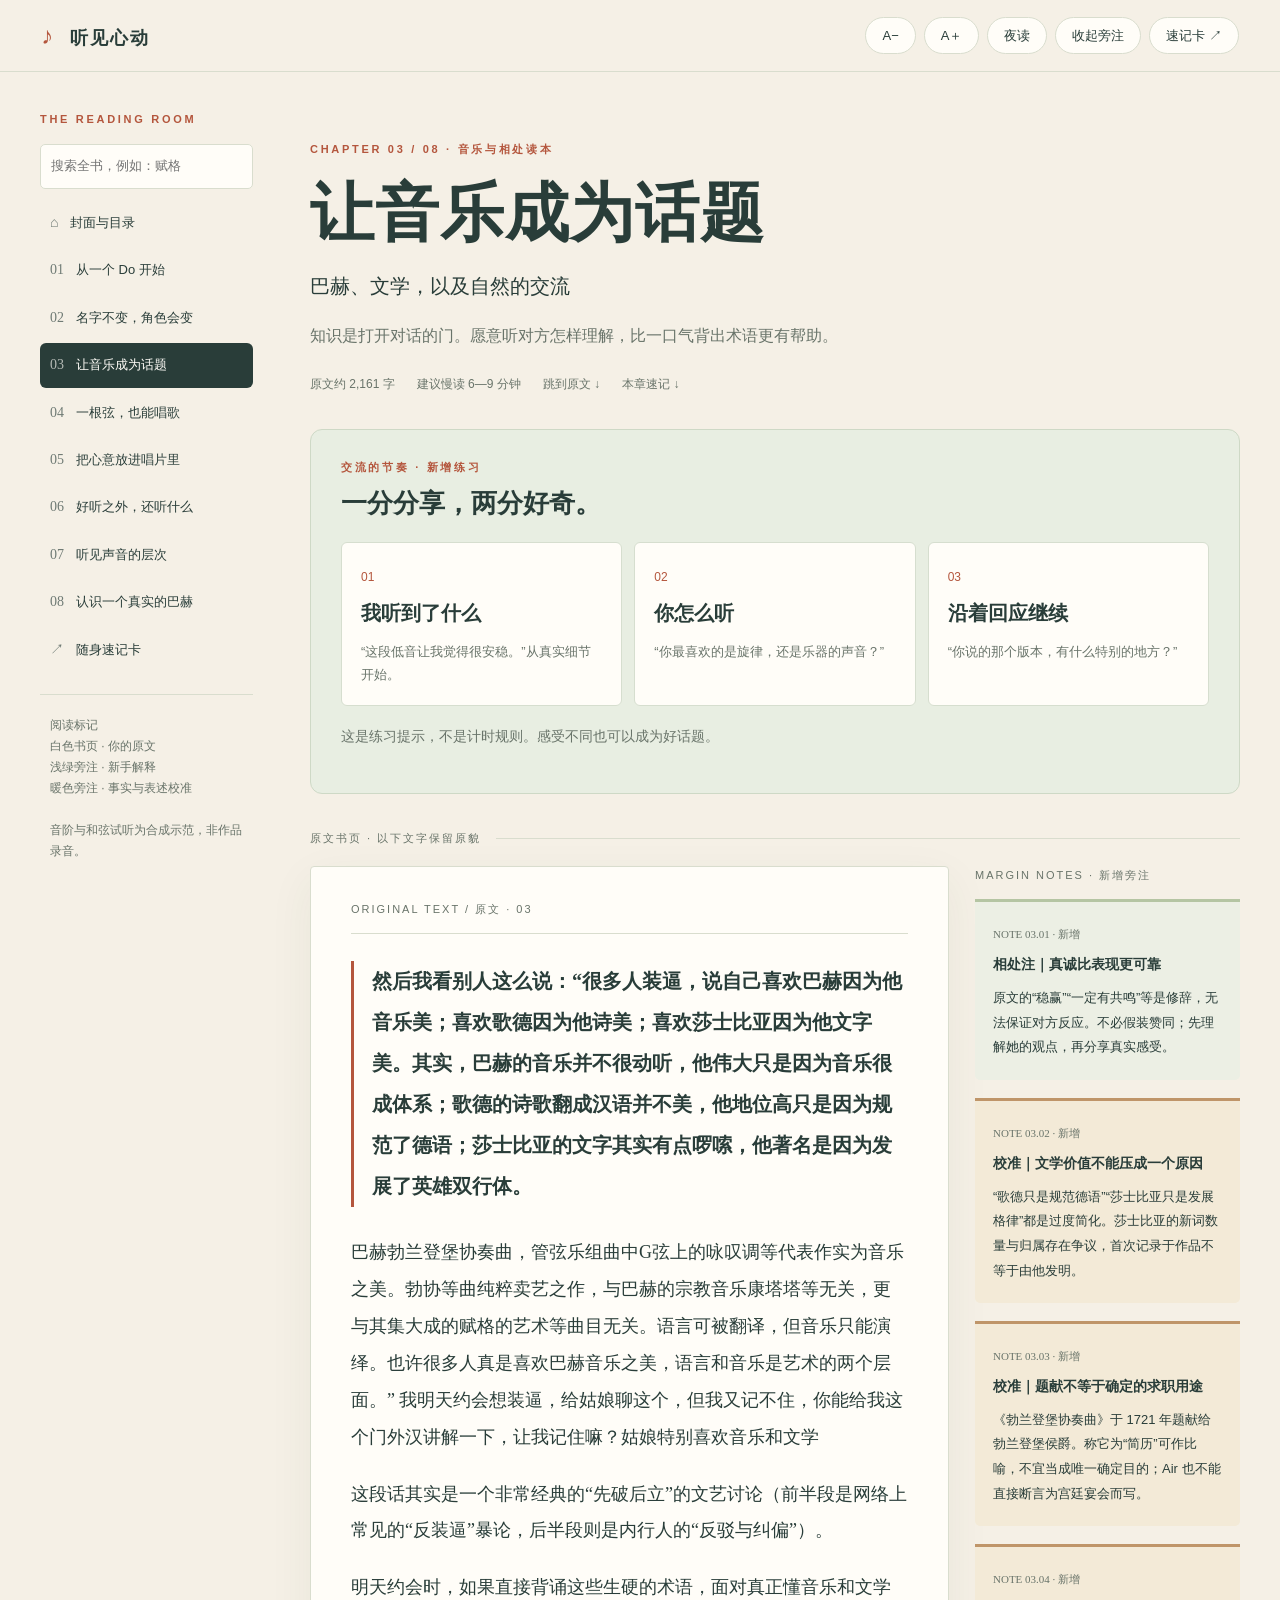
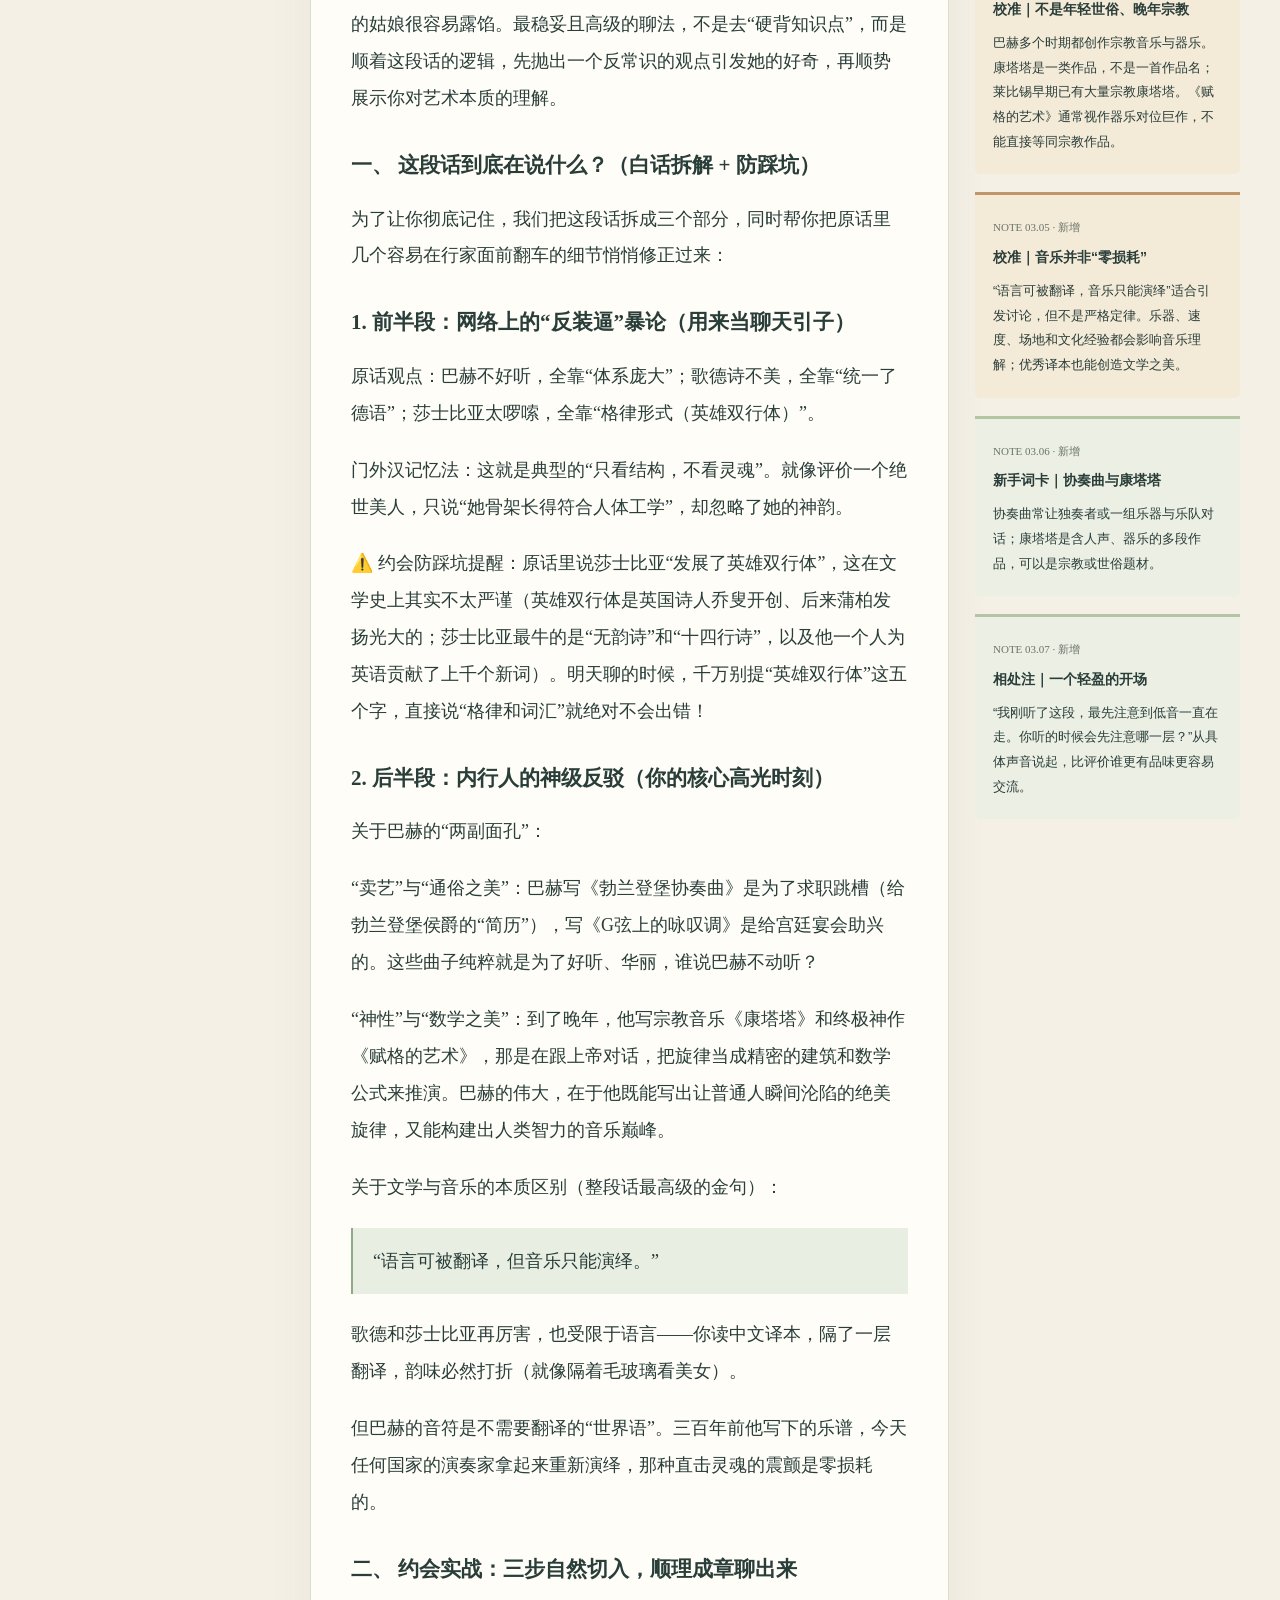
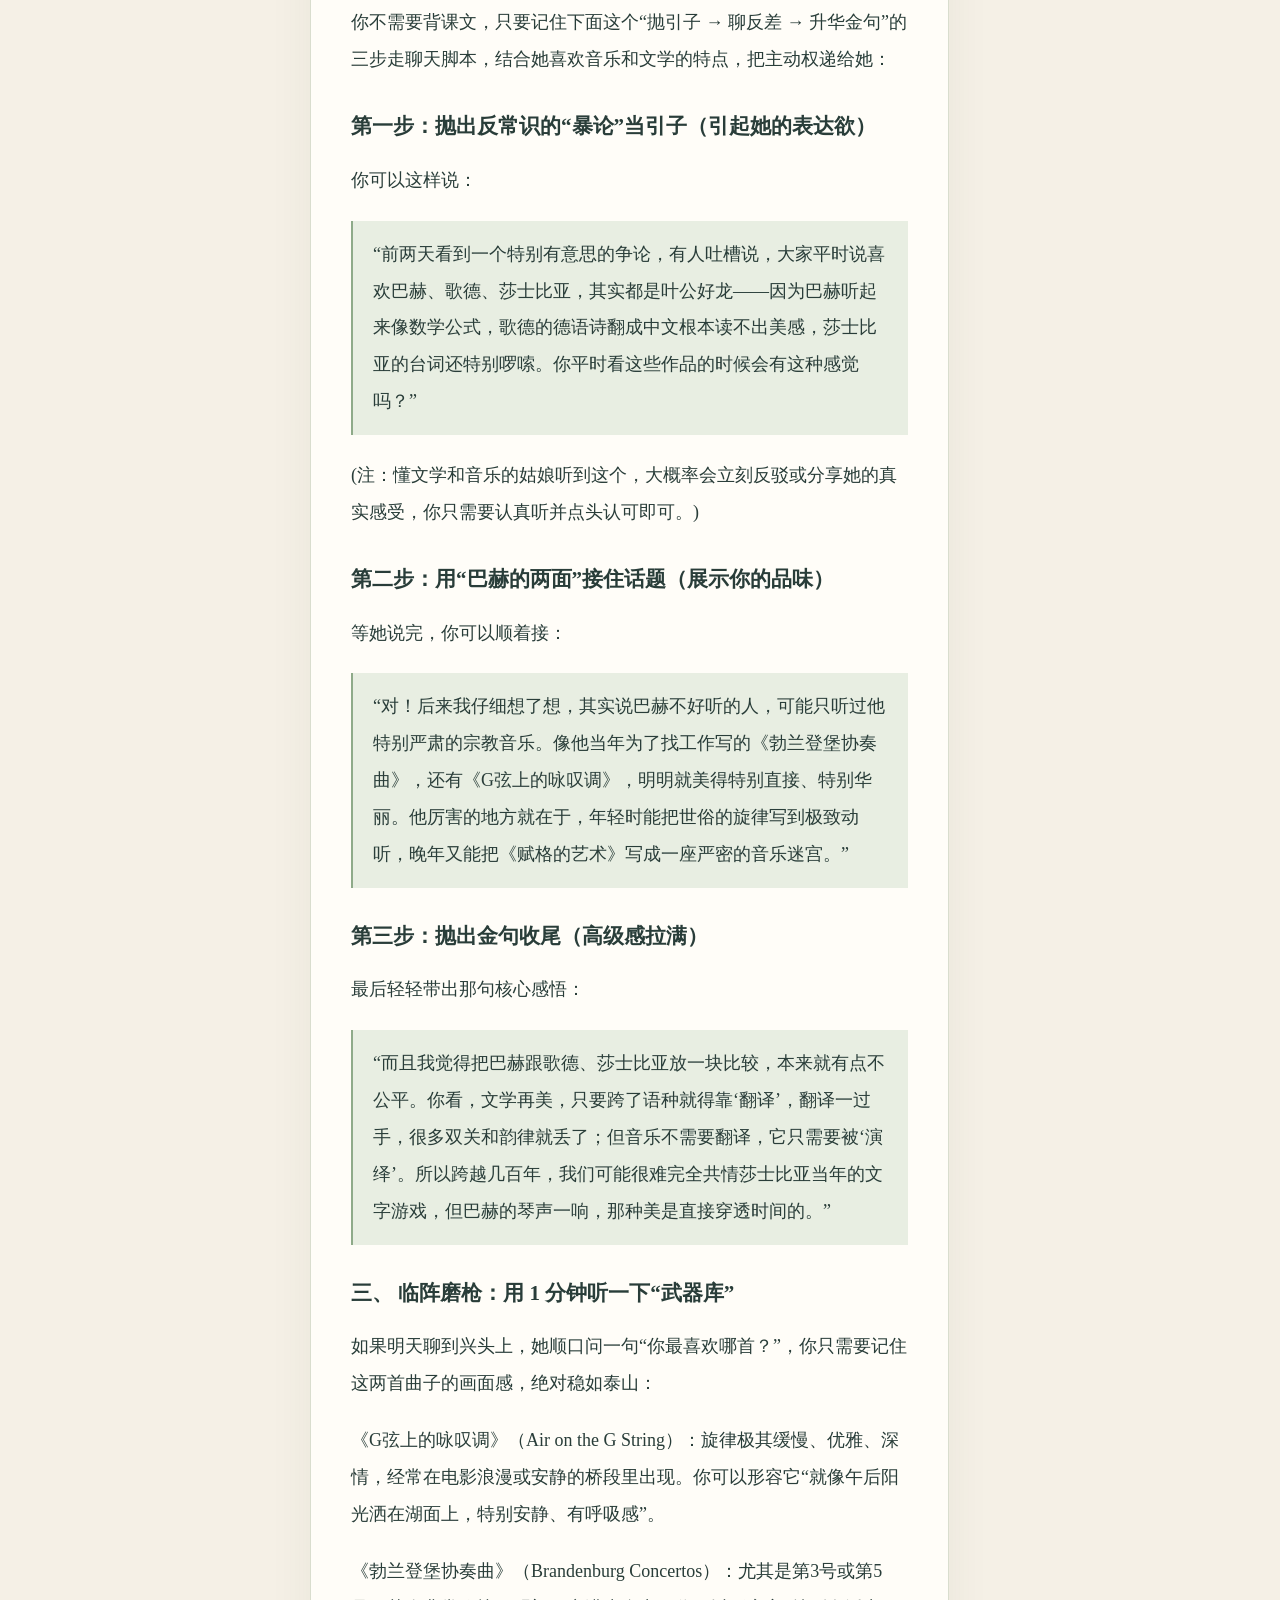
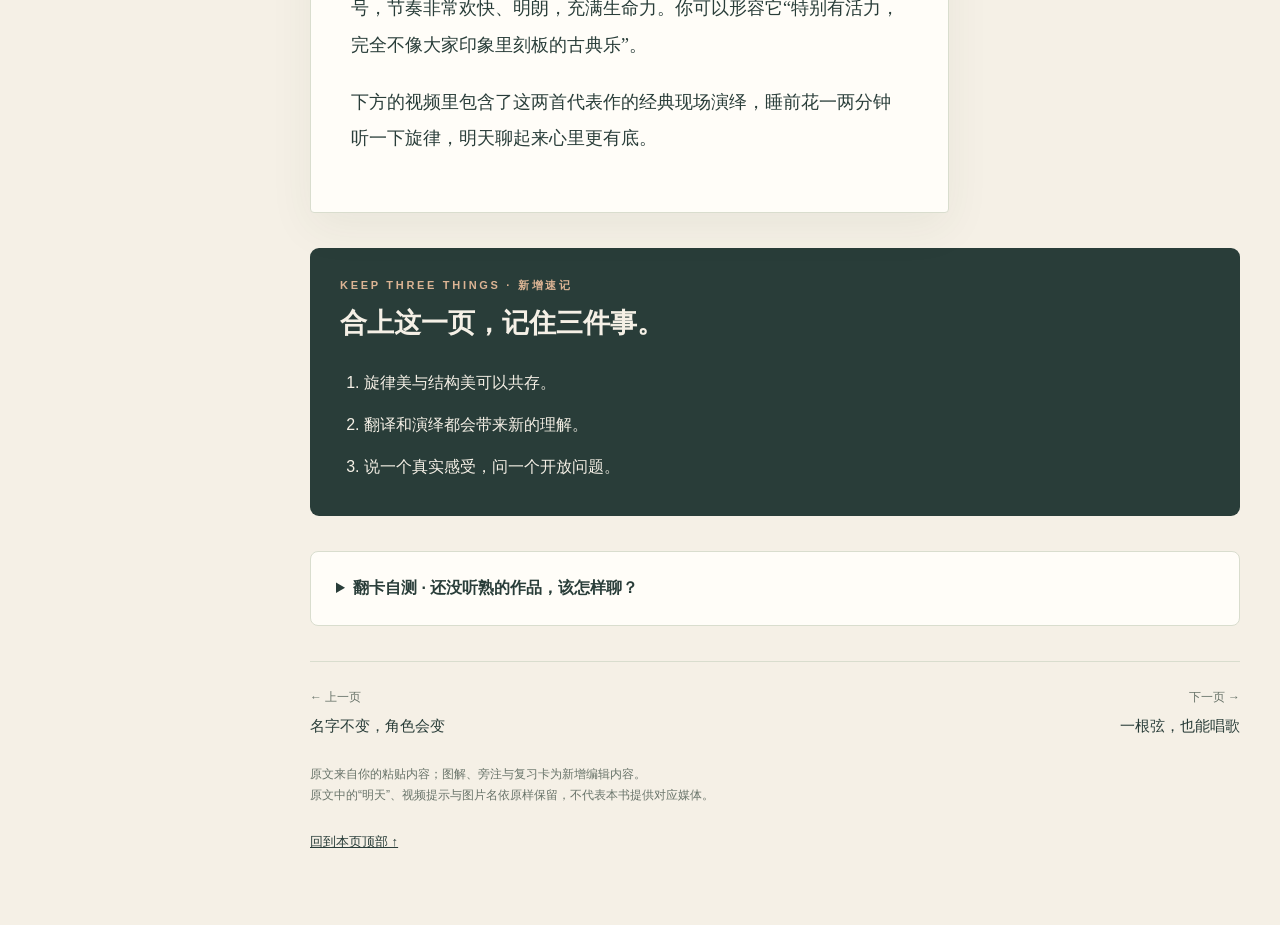
<file: chapter-03.html>
<!doctype html>
<html lang="zh-CN"><head><meta charset="utf-8"><meta name="viewport" content="width=device-width,initial-scale=1"><meta name="description" content="保留原文、附新手注释的音乐与相处读本"><title>让音乐成为话题 · 听见心动</title><link rel="stylesheet" href="style.css"></head><body data-page="chapter-03.html" id="top"><header class="topbar"><a class="brand" href="index.html"><i>♪</i> 听见心动</a><div class="tools"><button id="menu" class="mobile-toc" aria-expanded="false">目录</button><button id="font-down" aria-label="缩小字号">A−</button><button id="font-up" aria-label="放大字号">A＋</button><button id="theme" aria-pressed="false">夜读</button><button id="toggle-notes" aria-expanded="true">收起旁注</button><a class="pill" href="review.html">速记卡 ↗</a></div></header><div class="progress" aria-hidden="true"></div><div class="booklayout"><aside class="sidebar" aria-label="全书目录"><div class="eyebrow">THE READING ROOM</div><input id="book-search" class="searchbox" type="search" placeholder="搜索全书，例如：赋格" aria-label="搜索全书"><div id="searchresults" class="searchresults" aria-live="polite"></div><a href="index.html"><span class="num">⌂</span> 封面与目录</a><a href="chapter-01.html"><span class="num">01</span>从一个 Do 开始</a><a href="chapter-02.html"><span class="num">02</span>名字不变，角色会变</a><a href="chapter-03.html" aria-current="page"><span class="num">03</span>让音乐成为话题</a><a href="chapter-04.html"><span class="num">04</span>一根弦，也能唱歌</a><a href="chapter-05.html"><span class="num">05</span>把心意放进唱片里</a><a href="chapter-06.html"><span class="num">06</span>好听之外，还听什么</a><a href="chapter-07.html"><span class="num">07</span>听见声音的层次</a><a href="chapter-08.html"><span class="num">08</span>认识一个真实的巴赫</a><a href="review.html"><span class="num">↗</span> 随身速记卡</a><div class="smallbox">阅读标记<br>白色书页 · 你的原文<br>浅绿旁注 · 新手解释<br>暖色旁注 · 事实与表述校准<br><br>音阶与和弦试听为合成示范，非作品录音。</div></aside><main><div class="chapterhead"><div class="eyebrow">CHAPTER 03 / 08 · 音乐与相处读本</div><h1>让音乐成为话题</h1><p class="subtitle serif">巴赫、文学，以及自然的交流</p><p class="intro">知识是打开对话的门。愿意听对方怎样理解，比一口气背出术语更有帮助。</p><div class="chaptermeta"><span>原文约 2,161 字</span><span>建议慢读 6—9 分钟</span><a href="#source">跳到原文 ↓</a><a href="#recap">本章速记 ↓</a></div></div><section class="lab"><div class="eyebrow">交流的节奏 · 新增练习</div><h2>一分分享，两分好奇。</h2><div class="mini-cards"><div class="mini-card"><span class="number">01</span><strong>我听到了什么</strong><p>“这段低音让我觉得很安稳。”从真实细节开始。</p></div><div class="mini-card"><span class="number">02</span><strong>你怎么听</strong><p>“你最喜欢的是旋律，还是乐器的声音？”</p></div><div class="mini-card"><span class="number">03</span><strong>沿着回应继续</strong><p>“你说的那个版本，有什么特别的地方？”</p></div></div><p style="margin-top:18px">这是练习提示，不是计时规则。感受不同也可以成为好话题。</p></section><div class="sectionlabel" id="source">原文书页 · 以下文字保留原貌</div><div class="reading-grid"><article class="original"><div class="source-label">ORIGINAL TEXT / 原文 · 03</div><div id="source-content"><p class="question">然后我看别人这么说：“很多人装逼，说自己喜欢巴赫因为他音乐美；喜欢歌德因为他诗美；喜欢莎士比亚因为他文字美。其实，巴赫的音乐并不很动听，他伟大只是因为音乐很成体系；歌德的诗歌翻成汉语并不美，他地位高只是因为规范了德语；莎士比亚的文字其实有点啰嗦，他著名是因为发展了英雄双行体。</p><p>巴赫勃兰登堡协奏曲，管弦乐组曲中G弦上的咏叹调等代表作实为音乐之美。勃协等曲纯粹卖艺之作，与巴赫的宗教音乐康塔塔等无关，更与其集大成的赋格的艺术等曲目无关。语言可被翻译，但音乐只能演绎。也许很多人真是喜欢巴赫音乐之美，语言和音乐是艺术的两个层面。” 我明天约会想装逼，给姑娘聊这个，但我又记不住，你能给我这个门外汉讲解一下，让我记住嘛？姑娘特别喜欢音乐和文学</p><p>这段话其实是一个非常经典的“先破后立”的文艺讨论（前半段是网络上常见的“反装逼”暴论，后半段则是内行人的“反驳与纠偏”）。</p><p>明天约会时，如果直接背诵这些生硬的术语，面对真正懂音乐和文学的姑娘很容易露馅。最稳妥且高级的聊法，不是去“硬背知识点”，而是顺着这段话的逻辑，先抛出一个反常识的观点引发她的好奇，再顺势展示你对艺术本质的理解。</p><h3>一、 这段话到底在说什么？（白话拆解 + 防踩坑）</h3><p>为了让你彻底记住，我们把这段话拆成三个部分，同时帮你把原话里几个容易在行家面前翻车的细节悄悄修正过来：</p><h3>1. 前半段：网络上的“反装逼”暴论（用来当聊天引子）</h3><p>原话观点：巴赫不好听，全靠“体系庞大”；歌德诗不美，全靠“统一了德语”；莎士比亚太啰嗦，全靠“格律形式（英雄双行体）”。</p><p>门外汉记忆法：这就是典型的“只看结构，不看灵魂”。就像评价一个绝世美人，只说“她骨架长得符合人体工学”，却忽略了她的神韵。</p><p>⚠️ 约会防踩坑提醒：原话里说莎士比亚“发展了英雄双行体”，这在文学史上其实不太严谨（英雄双行体是英国诗人乔叟开创、后来蒲柏发扬光大的；莎士比亚最牛的是“无韵诗”和“十四行诗”，以及他一个人为英语贡献了上千个新词）。明天聊的时候，千万别提“英雄双行体”这五个字，直接说“格律和词汇”就绝对不会出错！</p><h3>2. 后半段：内行人的神级反驳（你的核心高光时刻）</h3><p>关于巴赫的“两副面孔”：</p><p>“卖艺”与“通俗之美”：巴赫写《勃兰登堡协奏曲》是为了求职跳槽（给勃兰登堡侯爵的“简历”），写《G弦上的咏叹调》是给宫廷宴会助兴的。这些曲子纯粹就是为了好听、华丽，谁说巴赫不动听？</p><p>“神性”与“数学之美”：到了晚年，他写宗教音乐《康塔塔》和终极神作《赋格的艺术》，那是在跟上帝对话，把旋律当成精密的建筑和数学公式来推演。巴赫的伟大，在于他既能写出让普通人瞬间沦陷的绝美旋律，又能构建出人类智力的音乐巅峰。</p><p>关于文学与音乐的本质区别（整段话最高级的金句）：</p><blockquote>“语言可被翻译，但音乐只能演绎。”</blockquote><p>歌德和莎士比亚再厉害，也受限于语言——你读中文译本，隔了一层翻译，韵味必然打折（就像隔着毛玻璃看美女）。</p><p>但巴赫的音符是不需要翻译的“世界语”。三百年前他写下的乐谱，今天任何国家的演奏家拿起来重新演绎，那种直击灵魂的震颤是零损耗的。</p><h3>二、 约会实战：三步自然切入，顺理成章聊出来</h3><p>你不需要背课文，只要记住下面这个“抛引子 → 聊反差 → 升华金句”的三步走聊天脚本，结合她喜欢音乐和文学的特点，把主动权递给她：</p><h3>第一步：抛出反常识的“暴论”当引子（引起她的表达欲）</h3><p>你可以这样说：</p><blockquote>“前两天看到一个特别有意思的争论，有人吐槽说，大家平时说喜欢巴赫、歌德、莎士比亚，其实都是叶公好龙——因为巴赫听起来像数学公式，歌德的德语诗翻成中文根本读不出美感，莎士比亚的台词还特别啰嗦。你平时看这些作品的时候会有这种感觉吗？”</blockquote><p>(注：懂文学和音乐的姑娘听到这个，大概率会立刻反驳或分享她的真实感受，你只需要认真听并点头认可即可。)</p><h3>第二步：用“巴赫的两面”接住话题（展示你的品味）</h3><p>等她说完，你可以顺着接：</p><blockquote>“对！后来我仔细想了想，其实说巴赫不好听的人，可能只听过他特别严肃的宗教音乐。像他当年为了找工作写的《勃兰登堡协奏曲》，还有《G弦上的咏叹调》，明明就美得特别直接、特别华丽。他厉害的地方就在于，年轻时能把世俗的旋律写到极致动听，晚年又能把《赋格的艺术》写成一座严密的音乐迷宫。”</blockquote><h3>第三步：抛出金句收尾（高级感拉满）</h3><p>最后轻轻带出那句核心感悟：</p><blockquote>“而且我觉得把巴赫跟歌德、莎士比亚放一块比较，本来就有点不公平。你看，文学再美，只要跨了语种就得靠‘翻译’，翻译一过手，很多双关和韵律就丢了；但音乐不需要翻译，它只需要被‘演绎’。所以跨越几百年，我们可能很难完全共情莎士比亚当年的文字游戏，但巴赫的琴声一响，那种美是直接穿透时间的。”</blockquote><h3>三、 临阵磨枪：用 1 分钟听一下“武器库”</h3><p>如果明天聊到兴头上，她顺口问一句“你最喜欢哪首？”，你只需要记住这两首曲子的画面感，绝对稳如泰山：</p><p>《G弦上的咏叹调》（Air on the G String）：旋律极其缓慢、优雅、深情，经常在电影浪漫或安静的桥段里出现。你可以形容它“就像午后阳光洒在湖面上，特别安静、有呼吸感”。</p><p>《勃兰登堡协奏曲》（Brandenburg Concertos）：尤其是第3号或第5号，节奏非常欢快、明朗，充满生命力。你可以形容它“特别有活力，完全不像大家印象里刻板的古典乐”。</p><p>下方的视频里包含了这两首代表作的经典现场演绎，睡前花一两分钟听一下旋律，明天聊起来心里更有底。</p></div></article><aside class="marginalia" aria-label="新增旁注"><p class="notes-heading">MARGIN NOTES · 新增旁注</p><section class="annotation"><span class="index">NOTE 03.01 · 新增</span><h4>相处注｜真诚比表现更可靠</h4><p>原文的“稳赢”“一定有共鸣”等是修辞，无法保证对方反应。不必假装赞同；先理解她的观点，再分享真实感受。</p></section><section class="annotation correction"><span class="index">NOTE 03.02 · 新增</span><h4>校准｜文学价值不能压成一个原因</h4><p>“歌德只是规范德语”“莎士比亚只是发展格律”都是过度简化。莎士比亚的新词数量与归属存在争议，首次记录于作品不等于由他发明。</p></section><section class="annotation correction"><span class="index">NOTE 03.03 · 新增</span><h4>校准｜题献不等于确定的求职用途</h4><p>《勃兰登堡协奏曲》于 1721 年题献给勃兰登堡侯爵。称它为“简历”可作比喻，不宜当成唯一确定目的；Air 也不能直接断言为宫廷宴会而写。</p></section><section class="annotation correction"><span class="index">NOTE 03.04 · 新增</span><h4>校准｜不是年轻世俗、晚年宗教</h4><p>巴赫多个时期都创作宗教音乐与器乐。康塔塔是一类作品，不是一首作品名；莱比锡早期已有大量宗教康塔塔。《赋格的艺术》通常视作器乐对位巨作，不能直接等同宗教作品。</p></section><section class="annotation correction"><span class="index">NOTE 03.05 · 新增</span><h4>校准｜音乐并非“零损耗”</h4><p>“语言可被翻译，音乐只能演绎”适合引发讨论，但不是严格定律。乐器、速度、场地和文化经验都会影响音乐理解；优秀译本也能创造文学之美。</p></section><section class="annotation"><span class="index">NOTE 03.06 · 新增</span><h4>新手词卡｜协奏曲与康塔塔</h4><p>协奏曲常让独奏者或一组乐器与乐队对话；康塔塔是含人声、器乐的多段作品，可以是宗教或世俗题材。</p></section><section class="annotation"><span class="index">NOTE 03.07 · 新增</span><h4>相处注｜一个轻盈的开场</h4><p>“我刚听了这段，最先注意到低音一直在走。你听的时候会先注意哪一层？”从具体声音说起，比评价谁更有品味更容易交流。</p></section></aside></div><section class="recap" id="recap"><div class="eyebrow">KEEP THREE THINGS · 新增速记</div><h2>合上这一页，记住三件事。</h2><ol><li>旋律美与结构美可以共存。</li><li>翻译和演绎都会带来新的理解。</li><li>说一个真实感受，问一个开放问题。</li></ol></section><details class="recall"><summary>翻卡自测 · 还没听熟的作品，该怎样聊？</summary><p>“我刚开始听，还没听熟。你最喜欢哪个版本或哪一段？”</p></details><nav class="page-turn" aria-label="翻页"><a href="chapter-02.html"><small>← 上一页</small>名字不变，角色会变</a><a href="chapter-04.html"><small>下一页 →</small>一根弦，也能唱歌</a></nav><footer class="footer">原文来自你的粘贴内容；图解、旁注与复习卡为新增编辑内容。<br>原文中的“明天”、视频提示与图片名依原样保留，不代表本书提供对应媒体。</footer><a class="backtop" href="#top">回到本页顶部 ↑</a></main></div><script src="search.js"></script><script src="book.js"></script></body></html>
</file>
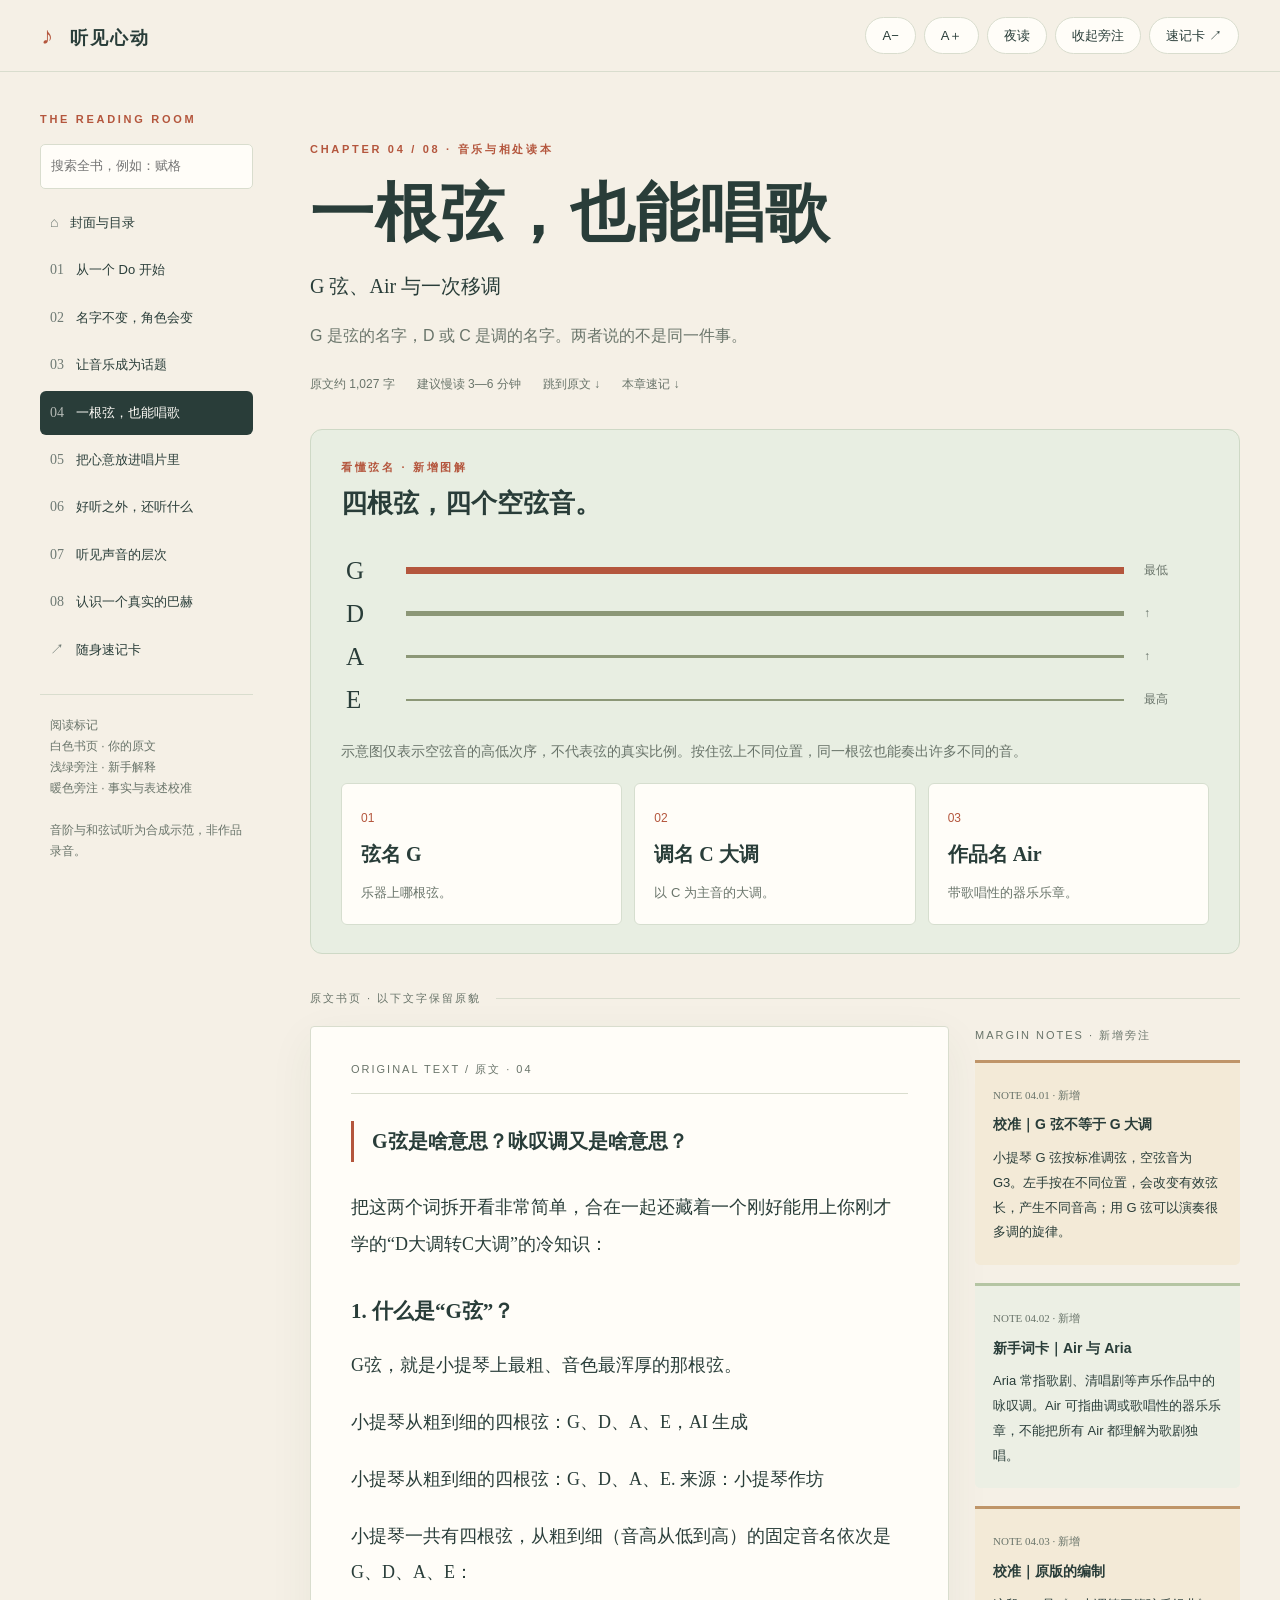
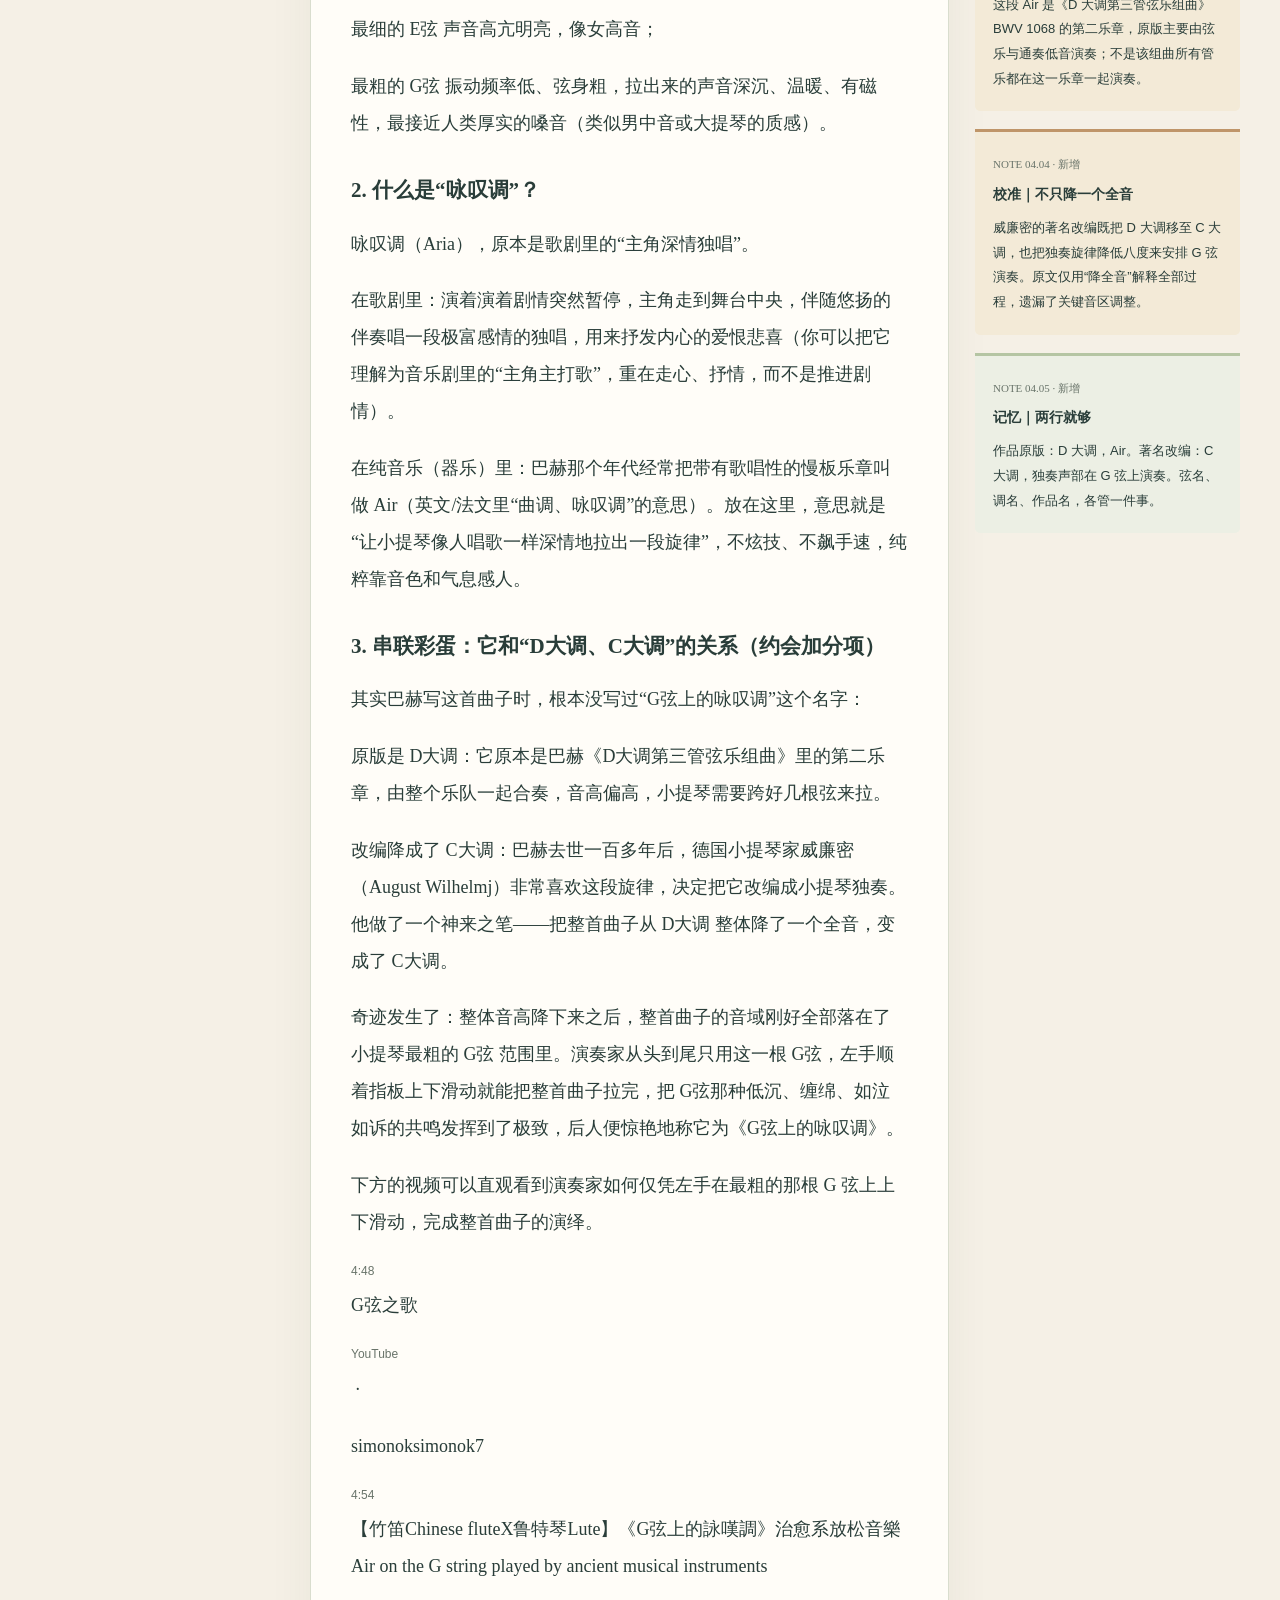
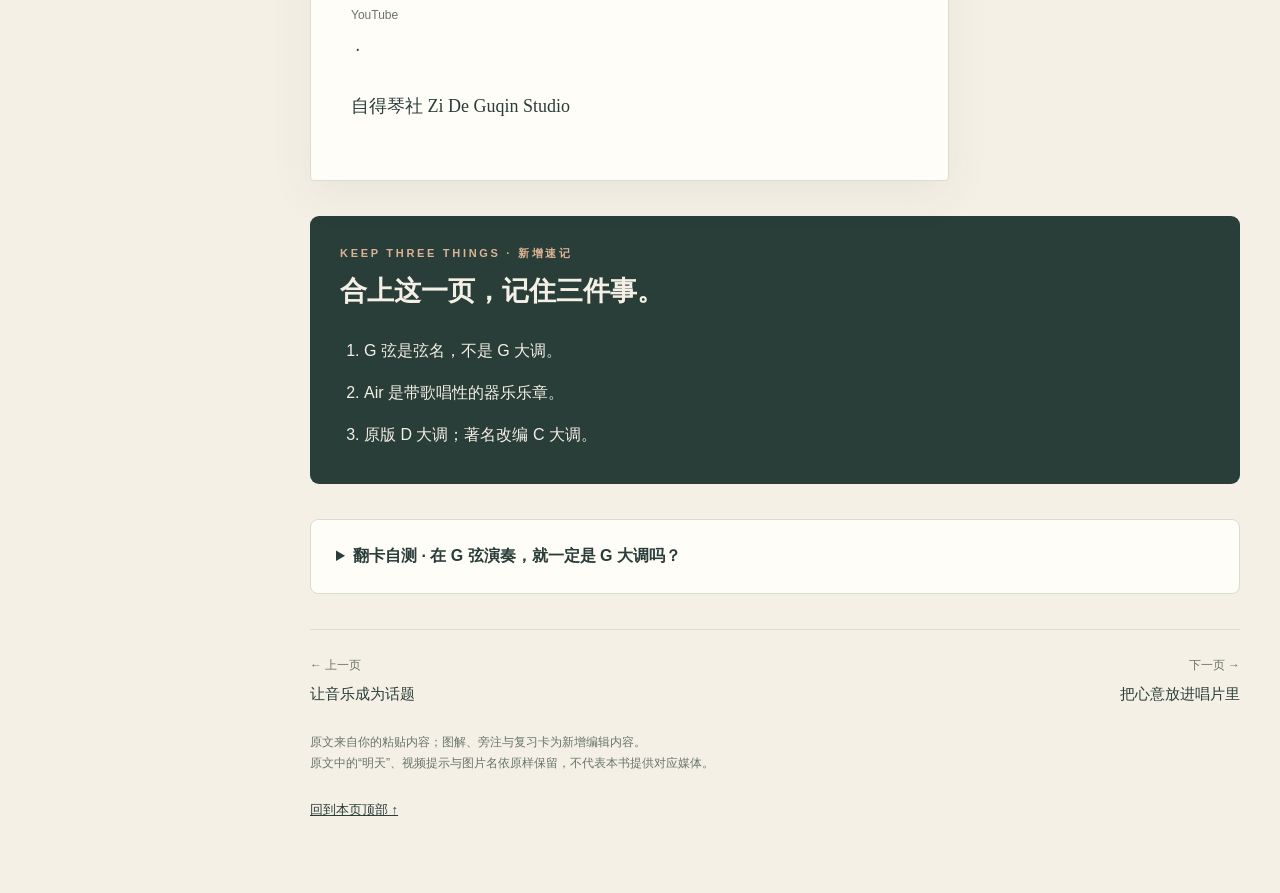
<file: chapter-04.html>
<!doctype html>
<html lang="zh-CN"><head><meta charset="utf-8"><meta name="viewport" content="width=device-width,initial-scale=1"><meta name="description" content="保留原文、附新手注释的音乐与相处读本"><title>一根弦，也能唱歌 · 听见心动</title><link rel="stylesheet" href="style.css"></head><body data-page="chapter-04.html" id="top"><header class="topbar"><a class="brand" href="index.html"><i>♪</i> 听见心动</a><div class="tools"><button id="menu" class="mobile-toc" aria-expanded="false">目录</button><button id="font-down" aria-label="缩小字号">A−</button><button id="font-up" aria-label="放大字号">A＋</button><button id="theme" aria-pressed="false">夜读</button><button id="toggle-notes" aria-expanded="true">收起旁注</button><a class="pill" href="review.html">速记卡 ↗</a></div></header><div class="progress" aria-hidden="true"></div><div class="booklayout"><aside class="sidebar" aria-label="全书目录"><div class="eyebrow">THE READING ROOM</div><input id="book-search" class="searchbox" type="search" placeholder="搜索全书，例如：赋格" aria-label="搜索全书"><div id="searchresults" class="searchresults" aria-live="polite"></div><a href="index.html"><span class="num">⌂</span> 封面与目录</a><a href="chapter-01.html"><span class="num">01</span>从一个 Do 开始</a><a href="chapter-02.html"><span class="num">02</span>名字不变，角色会变</a><a href="chapter-03.html"><span class="num">03</span>让音乐成为话题</a><a href="chapter-04.html" aria-current="page"><span class="num">04</span>一根弦，也能唱歌</a><a href="chapter-05.html"><span class="num">05</span>把心意放进唱片里</a><a href="chapter-06.html"><span class="num">06</span>好听之外，还听什么</a><a href="chapter-07.html"><span class="num">07</span>听见声音的层次</a><a href="chapter-08.html"><span class="num">08</span>认识一个真实的巴赫</a><a href="review.html"><span class="num">↗</span> 随身速记卡</a><div class="smallbox">阅读标记<br>白色书页 · 你的原文<br>浅绿旁注 · 新手解释<br>暖色旁注 · 事实与表述校准<br><br>音阶与和弦试听为合成示范，非作品录音。</div></aside><main><div class="chapterhead"><div class="eyebrow">CHAPTER 04 / 08 · 音乐与相处读本</div><h1>一根弦，也能唱歌</h1><p class="subtitle serif">G 弦、Air 与一次移调</p><p class="intro">G 是弦的名字，D 或 C 是调的名字。两者说的不是同一件事。</p><div class="chaptermeta"><span>原文约 1,027 字</span><span>建议慢读 3—6 分钟</span><a href="#source">跳到原文 ↓</a><a href="#recap">本章速记 ↓</a></div></div><section class="lab"><div class="eyebrow">看懂弦名 · 新增图解</div><h2>四根弦，四个空弦音。</h2><div class="strings"><div class="string"><b>G</b><i aria-hidden="true"></i><span>最低</span></div><div class="string"><b>D</b><i aria-hidden="true"></i><span>↑</span></div><div class="string"><b>A</b><i aria-hidden="true"></i><span>↑</span></div><div class="string"><b>E</b><i aria-hidden="true"></i><span>最高</span></div></div><p>示意图仅表示空弦音的高低次序，不代表弦的真实比例。按住弦上不同位置，同一根弦也能奏出许多不同的音。</p><div class="mini-cards"><div class="mini-card"><span class="number">01</span><strong>弦名 G</strong><p>乐器上哪根弦。</p></div><div class="mini-card"><span class="number">02</span><strong>调名 C 大调</strong><p>以 C 为主音的大调。</p></div><div class="mini-card"><span class="number">03</span><strong>作品名 Air</strong><p>带歌唱性的器乐乐章。</p></div></div></section><div class="sectionlabel" id="source">原文书页 · 以下文字保留原貌</div><div class="reading-grid"><article class="original"><div class="source-label">ORIGINAL TEXT / 原文 · 04</div><div id="source-content"><p class="question">G弦是啥意思？咏叹调又是啥意思？</p><p>把这两个词拆开看非常简单，合在一起还藏着一个刚好能用上你刚才学的“D大调转C大调”的冷知识：</p><h3>1. 什么是“G弦”？</h3><p>G弦，就是小提琴上最粗、音色最浑厚的那根弦。</p><p>小提琴从粗到细的四根弦：G、D、A、E，AI 生成</p><p>小提琴从粗到细的四根弦：G、D、A、E. 来源：小提琴作坊</p><p>小提琴一共有四根弦，从粗到细（音高从低到高）的固定音名依次是 G、D、A、E：</p><p>最细的 E弦 声音高亢明亮，像女高音；</p><p>最粗的 G弦 振动频率低、弦身粗，拉出来的声音深沉、温暖、有磁性，最接近人类厚实的嗓音（类似男中音或大提琴的质感）。</p><h3>2. 什么是“咏叹调”？</h3><p>咏叹调（Aria），原本是歌剧里的“主角深情独唱”。</p><p>在歌剧里：演着演着剧情突然暂停，主角走到舞台中央，伴随悠扬的伴奏唱一段极富感情的独唱，用来抒发内心的爱恨悲喜（你可以把它理解为音乐剧里的“主角主打歌”，重在走心、抒情，而不是推进剧情）。</p><p>在纯音乐（器乐）里：巴赫那个年代经常把带有歌唱性的慢板乐章叫做 Air（英文/法文里“曲调、咏叹调”的意思）。放在这里，意思就是“让小提琴像人唱歌一样深情地拉出一段旋律”，不炫技、不飙手速，纯粹靠音色和气息感人。</p><h3>3. 串联彩蛋：它和“D大调、C大调”的关系（约会加分项）</h3><p>其实巴赫写这首曲子时，根本没写过“G弦上的咏叹调”这个名字：</p><p>原版是 D大调：它原本是巴赫《D大调第三管弦乐组曲》里的第二乐章，由整个乐队一起合奏，音高偏高，小提琴需要跨好几根弦来拉。</p><p>改编降成了 C大调：巴赫去世一百多年后，德国小提琴家威廉密（August Wilhelmj）非常喜欢这段旋律，决定把它改编成小提琴独奏。他做了一个神来之笔——把整首曲子从 D大调 整体降了一个全音，变成了 C大调。</p><p>奇迹发生了：整体音高降下来之后，整首曲子的音域刚好全部落在了小提琴最粗的 G弦 范围里。演奏家从头到尾只用这一根 G弦，左手顺着指板上下滑动就能把整首曲子拉完，把 G弦那种低沉、缠绵、如泣如诉的共鸣发挥到了极致，后人便惊艳地称它为《G弦上的咏叹调》。</p><p>下方的视频可以直观看到演奏家如何仅凭左手在最粗的那根 G 弦上上下滑动，完成整首曲子的演绎。</p><p class="source-meta">4:48</p><p>G弦之歌</p><p class="source-meta">YouTube</p><p> · </p><p>simonoksimonok7</p><p class="source-meta">4:54</p><p>【竹笛Chinese fluteX鲁特琴Lute】《G弦上的詠嘆調》治愈系放松音樂Air on the G string played by ancient musical instruments</p><p class="source-meta">YouTube</p><p> · </p><p>自得琴社 Zi De Guqin Studio</p></div></article><aside class="marginalia" aria-label="新增旁注"><p class="notes-heading">MARGIN NOTES · 新增旁注</p><section class="annotation correction"><span class="index">NOTE 04.01 · 新增</span><h4>校准｜G 弦不等于 G 大调</h4><p>小提琴 G 弦按标准调弦，空弦音为 G3。左手按在不同位置，会改变有效弦长，产生不同音高；用 G 弦可以演奏很多调的旋律。</p></section><section class="annotation"><span class="index">NOTE 04.02 · 新增</span><h4>新手词卡｜Air 与 Aria</h4><p>Aria 常指歌剧、清唱剧等声乐作品中的咏叹调。Air 可指曲调或歌唱性的器乐乐章，不能把所有 Air 都理解为歌剧独唱。</p></section><section class="annotation correction"><span class="index">NOTE 04.03 · 新增</span><h4>校准｜原版的编制</h4><p>这段 Air 是《D 大调第三管弦乐组曲》BWV 1068 的第二乐章，原版主要由弦乐与通奏低音演奏；不是该组曲所有管乐都在这一乐章一起演奏。</p></section><section class="annotation correction"><span class="index">NOTE 04.04 · 新增</span><h4>校准｜不只降一个全音</h4><p>威廉密的著名改编既把 D 大调移至 C 大调，也把独奏旋律降低八度来安排 G 弦演奏。原文仅用“降全音”解释全部过程，遗漏了关键音区调整。</p></section><section class="annotation"><span class="index">NOTE 04.05 · 新增</span><h4>记忆｜两行就够</h4><p>作品原版：D 大调，Air。著名改编：C 大调，独奏声部在 G 弦上演奏。弦名、调名、作品名，各管一件事。</p></section></aside></div><section class="recap" id="recap"><div class="eyebrow">KEEP THREE THINGS · 新增速记</div><h2>合上这一页，记住三件事。</h2><ol><li>G 弦是弦名，不是 G 大调。</li><li>Air 是带歌唱性的器乐乐章。</li><li>原版 D 大调；著名改编 C 大调。</li></ol></section><details class="recall"><summary>翻卡自测 · 在 G 弦演奏，就一定是 G 大调吗？</summary><p>不是。G 是空弦音名，按弦能奏出不同音高；弦名不决定作品的调。</p></details><nav class="page-turn" aria-label="翻页"><a href="chapter-03.html"><small>← 上一页</small>让音乐成为话题</a><a href="chapter-05.html"><small>下一页 →</small>把心意放进唱片里</a></nav><footer class="footer">原文来自你的粘贴内容；图解、旁注与复习卡为新增编辑内容。<br>原文中的“明天”、视频提示与图片名依原样保留，不代表本书提供对应媒体。</footer><a class="backtop" href="#top">回到本页顶部 ↑</a></main></div><script src="search.js"></script><script src="book.js"></script></body></html>
</file>
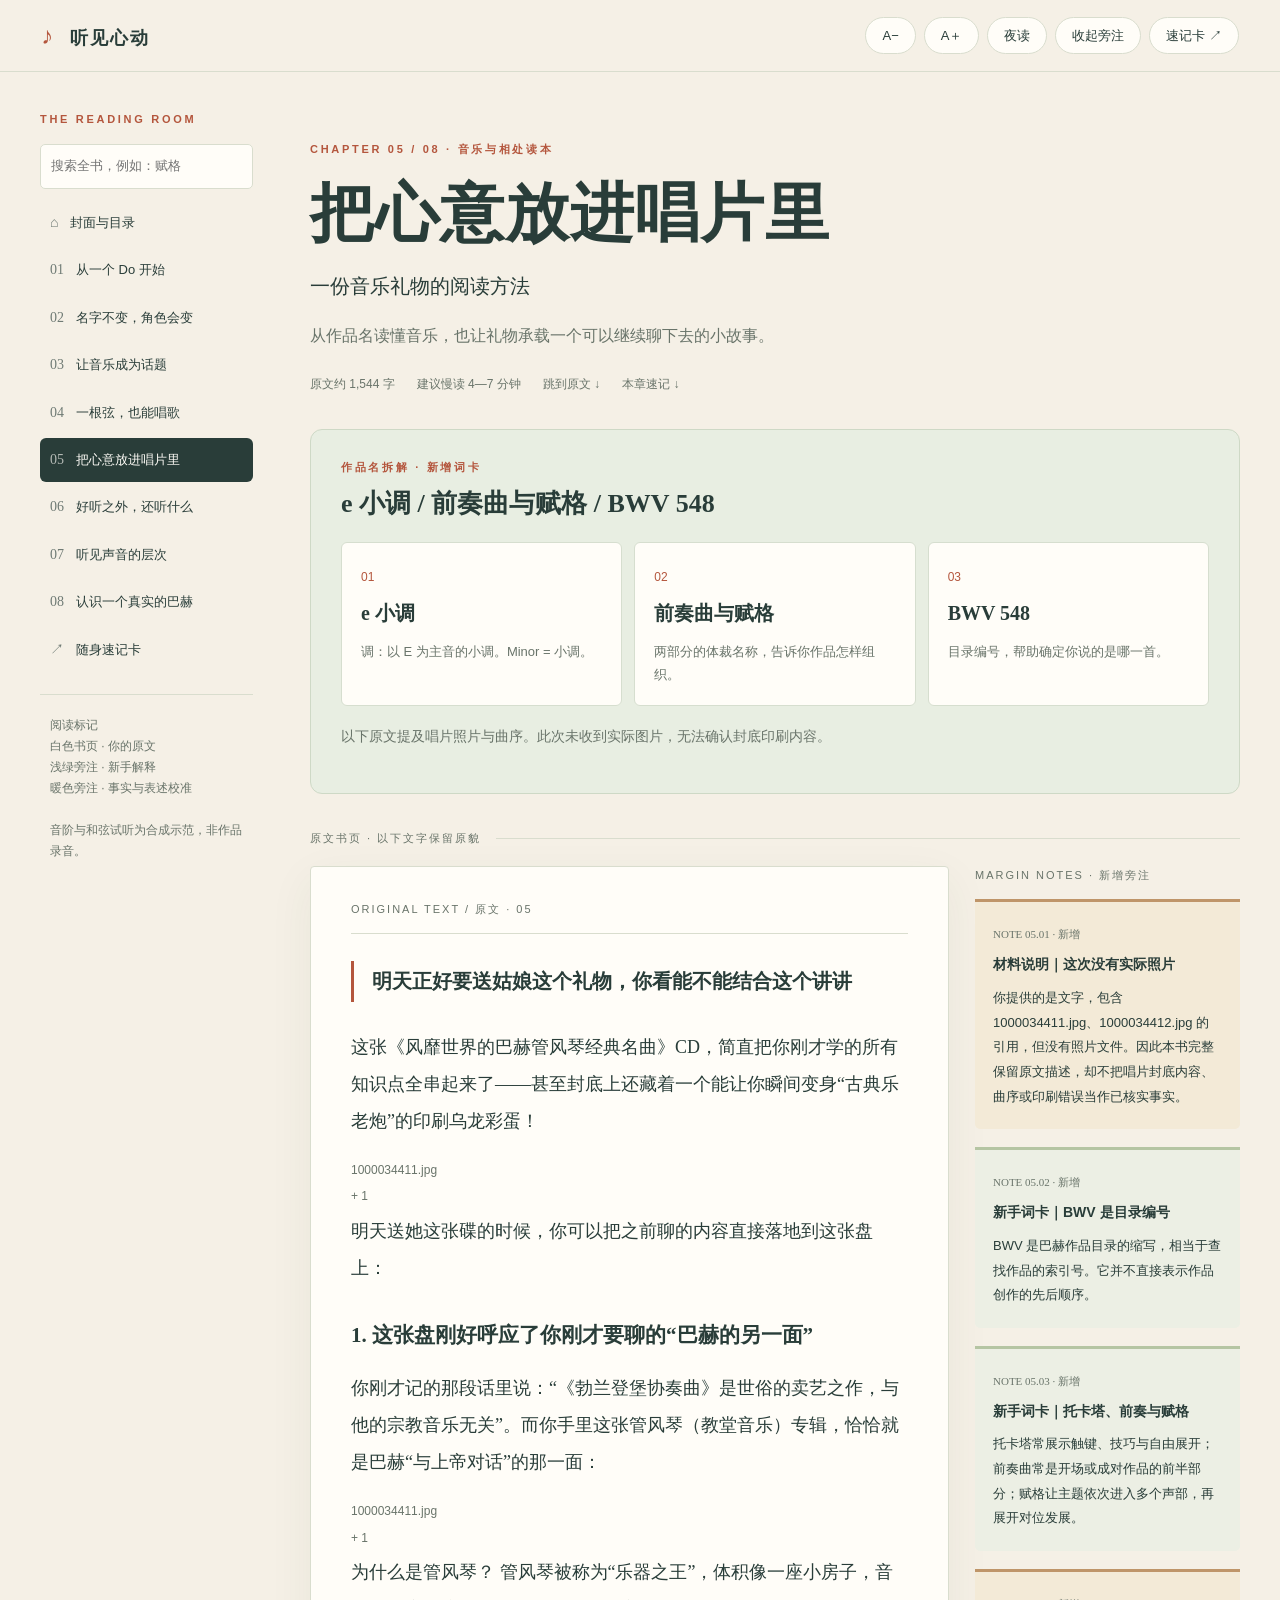
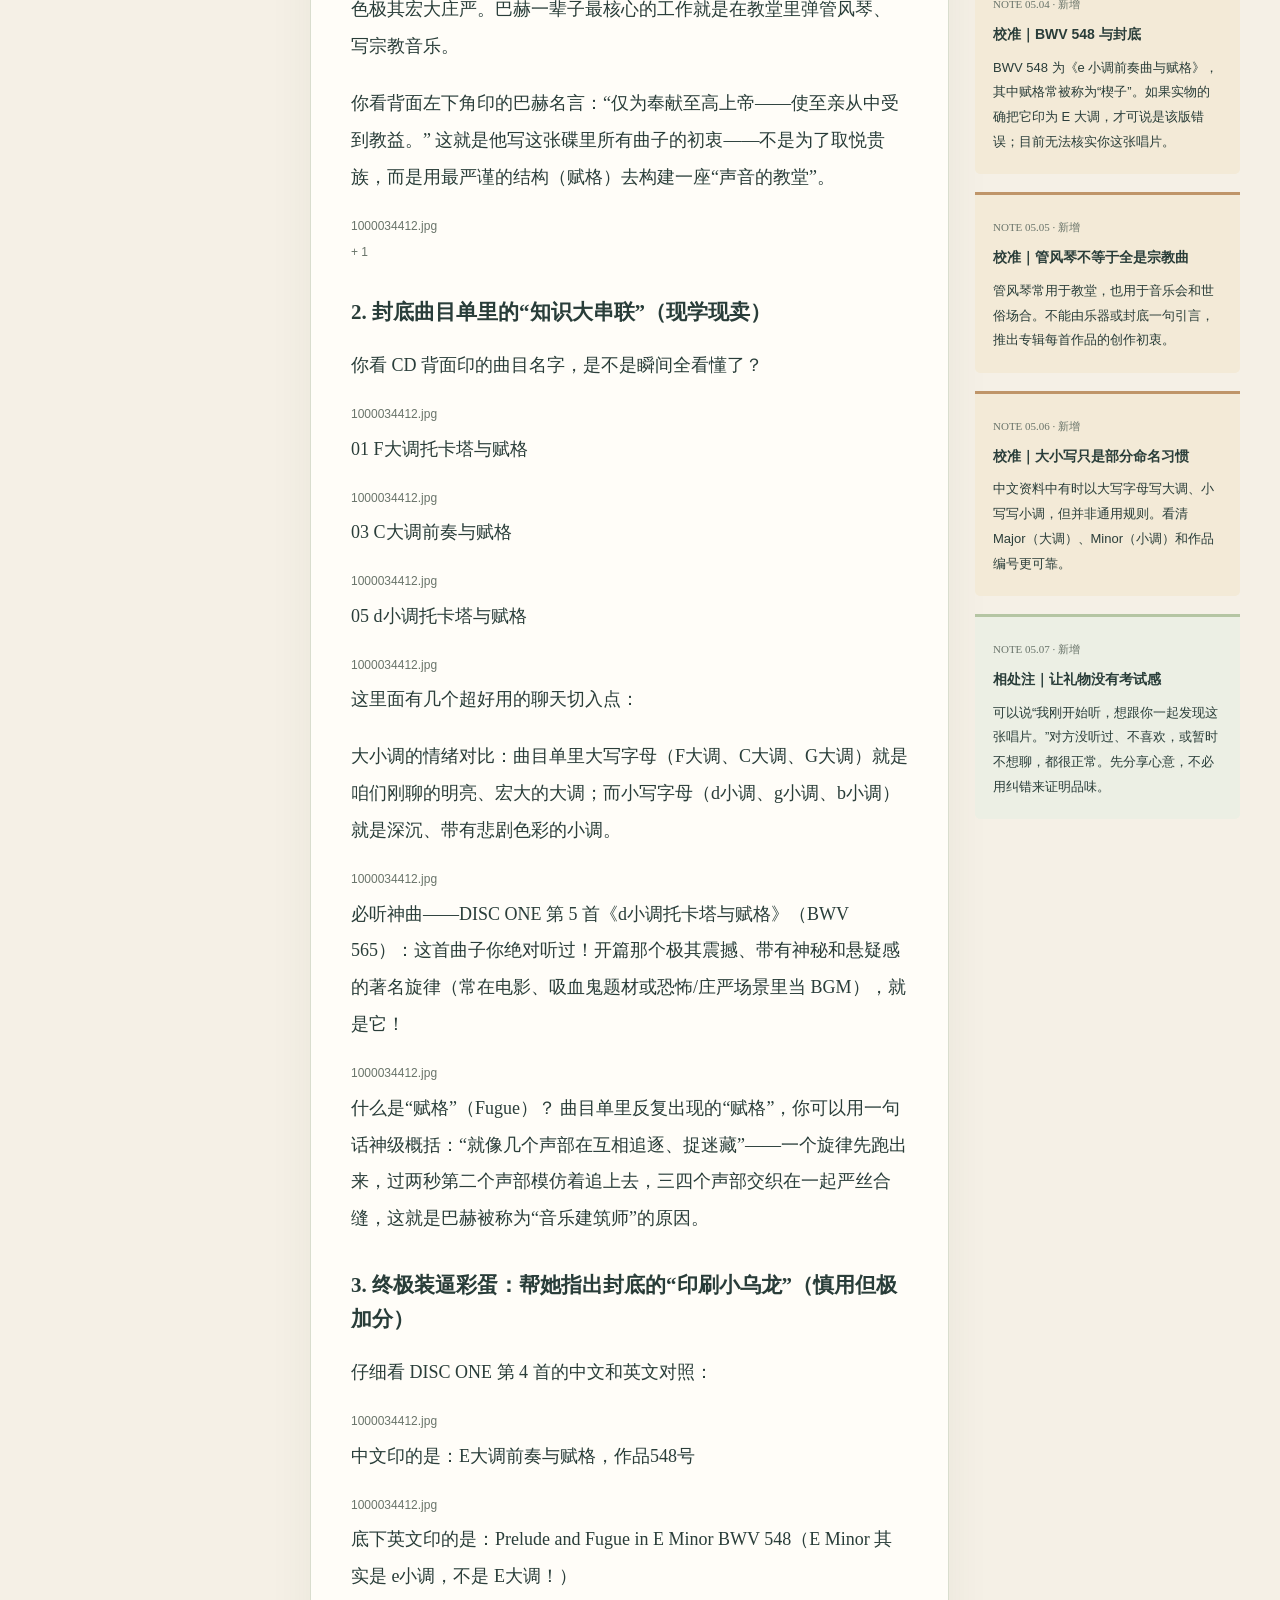
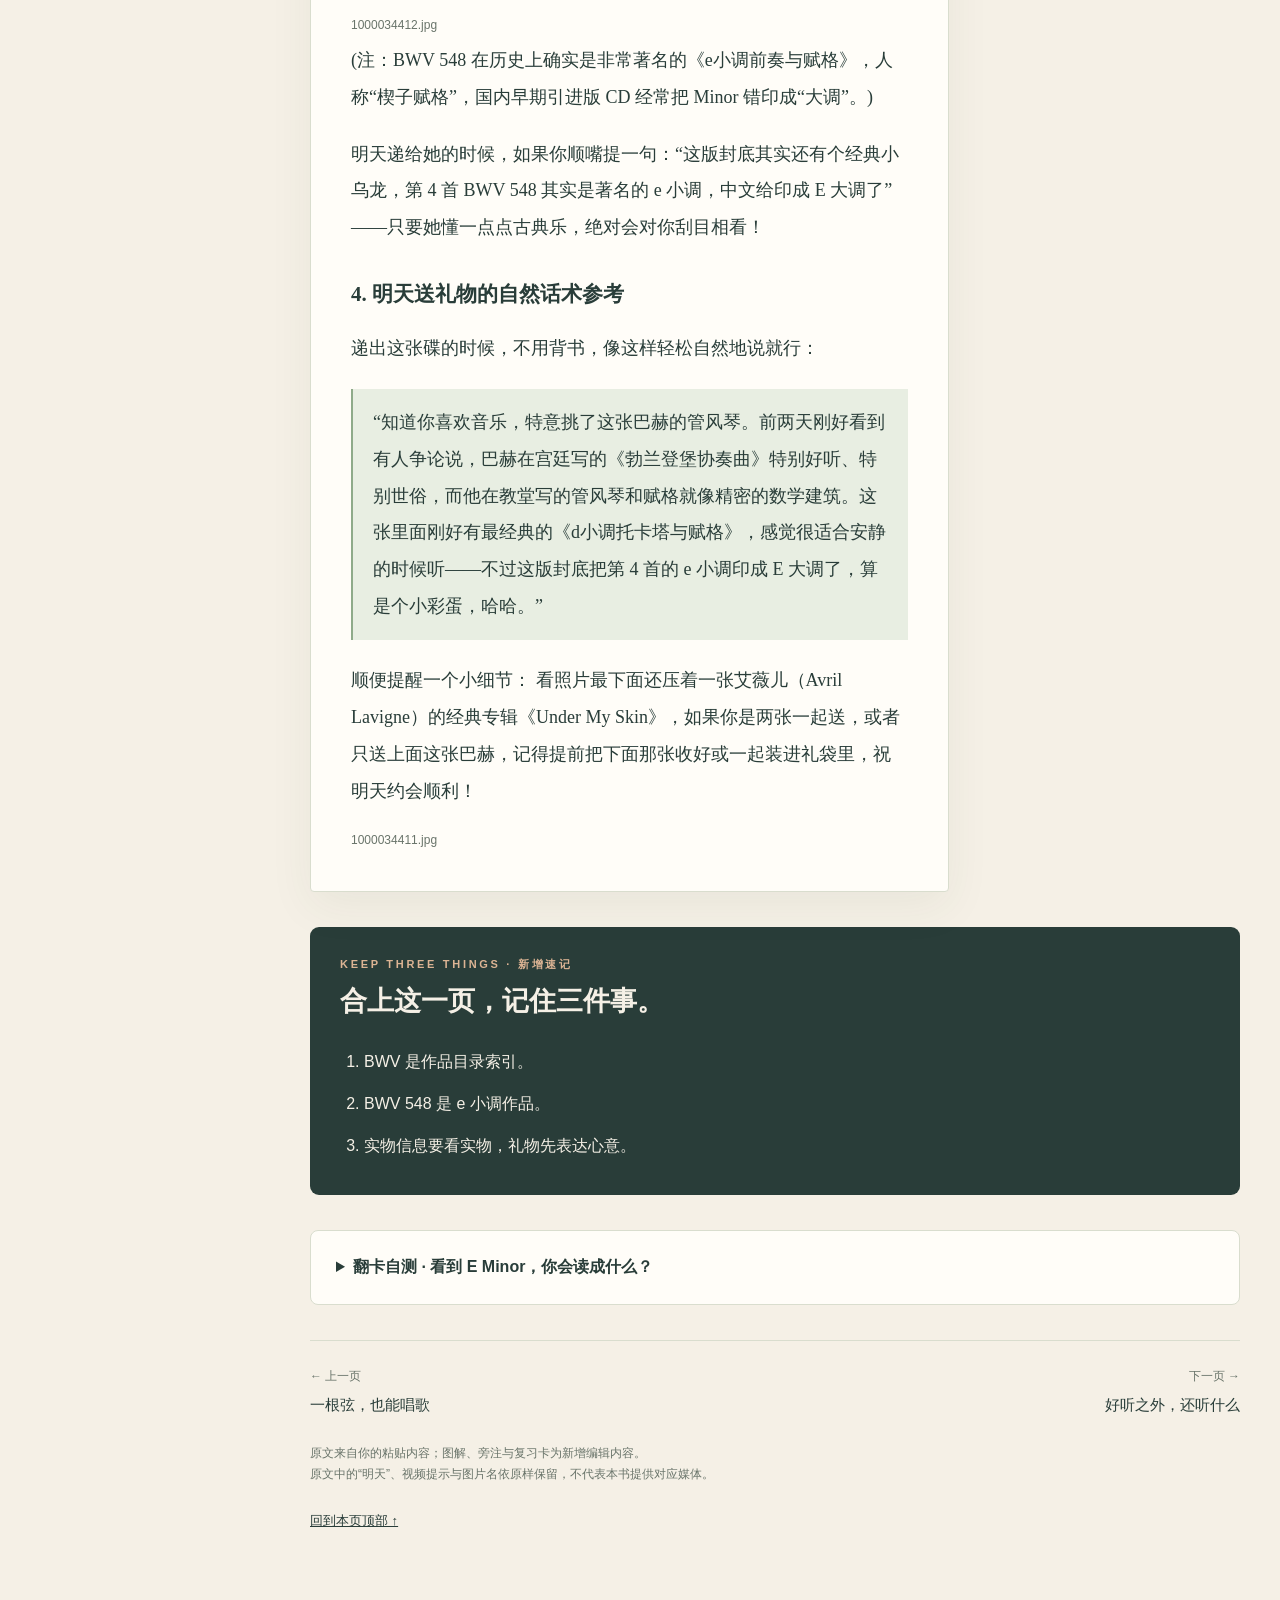
<file: chapter-05.html>
<!doctype html>
<html lang="zh-CN"><head><meta charset="utf-8"><meta name="viewport" content="width=device-width,initial-scale=1"><meta name="description" content="保留原文、附新手注释的音乐与相处读本"><title>把心意放进唱片里 · 听见心动</title><link rel="stylesheet" href="style.css"></head><body data-page="chapter-05.html" id="top"><header class="topbar"><a class="brand" href="index.html"><i>♪</i> 听见心动</a><div class="tools"><button id="menu" class="mobile-toc" aria-expanded="false">目录</button><button id="font-down" aria-label="缩小字号">A−</button><button id="font-up" aria-label="放大字号">A＋</button><button id="theme" aria-pressed="false">夜读</button><button id="toggle-notes" aria-expanded="true">收起旁注</button><a class="pill" href="review.html">速记卡 ↗</a></div></header><div class="progress" aria-hidden="true"></div><div class="booklayout"><aside class="sidebar" aria-label="全书目录"><div class="eyebrow">THE READING ROOM</div><input id="book-search" class="searchbox" type="search" placeholder="搜索全书，例如：赋格" aria-label="搜索全书"><div id="searchresults" class="searchresults" aria-live="polite"></div><a href="index.html"><span class="num">⌂</span> 封面与目录</a><a href="chapter-01.html"><span class="num">01</span>从一个 Do 开始</a><a href="chapter-02.html"><span class="num">02</span>名字不变，角色会变</a><a href="chapter-03.html"><span class="num">03</span>让音乐成为话题</a><a href="chapter-04.html"><span class="num">04</span>一根弦，也能唱歌</a><a href="chapter-05.html" aria-current="page"><span class="num">05</span>把心意放进唱片里</a><a href="chapter-06.html"><span class="num">06</span>好听之外，还听什么</a><a href="chapter-07.html"><span class="num">07</span>听见声音的层次</a><a href="chapter-08.html"><span class="num">08</span>认识一个真实的巴赫</a><a href="review.html"><span class="num">↗</span> 随身速记卡</a><div class="smallbox">阅读标记<br>白色书页 · 你的原文<br>浅绿旁注 · 新手解释<br>暖色旁注 · 事实与表述校准<br><br>音阶与和弦试听为合成示范，非作品录音。</div></aside><main><div class="chapterhead"><div class="eyebrow">CHAPTER 05 / 08 · 音乐与相处读本</div><h1>把心意放进唱片里</h1><p class="subtitle serif">一份音乐礼物的阅读方法</p><p class="intro">从作品名读懂音乐，也让礼物承载一个可以继续聊下去的小故事。</p><div class="chaptermeta"><span>原文约 1,544 字</span><span>建议慢读 4—7 分钟</span><a href="#source">跳到原文 ↓</a><a href="#recap">本章速记 ↓</a></div></div><section class="lab"><div class="eyebrow">作品名拆解 · 新增词卡</div><h2>e 小调 / 前奏曲与赋格 / BWV 548</h2><div class="mini-cards"><div class="mini-card"><span class="number">01</span><strong>e 小调</strong><p>调：以 E 为主音的小调。Minor = 小调。</p></div><div class="mini-card"><span class="number">02</span><strong>前奏曲与赋格</strong><p>两部分的体裁名称，告诉你作品怎样组织。</p></div><div class="mini-card"><span class="number">03</span><strong>BWV 548</strong><p>目录编号，帮助确定你说的是哪一首。</p></div></div><p style="margin-top:18px">以下原文提及唱片照片与曲序。此次未收到实际图片，无法确认封底印刷内容。</p></section><div class="sectionlabel" id="source">原文书页 · 以下文字保留原貌</div><div class="reading-grid"><article class="original"><div class="source-label">ORIGINAL TEXT / 原文 · 05</div><div id="source-content"><p class="question">明天正好要送姑娘这个礼物，你看能不能结合这个讲讲</p><p>这张《风靡世界的巴赫管风琴经典名曲》CD，简直把你刚才学的所有知识点全串起来了——甚至封底上还藏着一个能让你瞬间变身“古典乐老炮”的印刷乌龙彩蛋！   </p><p class="source-meta">1000034411.jpg</p><p class="source-meta">+ 1</p><p>明天送她这张碟的时候，你可以把之前聊的内容直接落地到这张盘上：</p><h3>1. 这张盘刚好呼应了你刚才要聊的“巴赫的另一面”</h3><p>你刚才记的那段话里说：“《勃兰登堡协奏曲》是世俗的卖艺之作，与他的宗教音乐无关”。而你手里这张管风琴（教堂音乐）专辑，恰恰就是巴赫“与上帝对话”的那一面：   </p><p class="source-meta">1000034411.jpg</p><p class="source-meta">+ 1</p><p>为什么是管风琴？ 管风琴被称为“乐器之王”，体积像一座小房子，音色极其宏大庄严。巴赫一辈子最核心的工作就是在教堂里弹管风琴、写宗教音乐。</p><p>你看背面左下角印的巴赫名言：“仅为奉献至高上帝——使至亲从中受到教益。” 这就是他写这张碟里所有曲子的初衷——不是为了取悦贵族，而是用最严谨的结构（赋格）去构建一座“声音的教堂”。   </p><p class="source-meta">1000034412.jpg</p><p class="source-meta">+ 1</p><h3>2. 封底曲目单里的“知识大串联”（现学现卖）</h3><p>你看 CD 背面印的曲目名字，是不是瞬间全看懂了？   </p><p class="source-meta">1000034412.jpg</p><p>01 F大调托卡塔与赋格   </p><p class="source-meta">1000034412.jpg</p><p>03 C大调前奏与赋格   </p><p class="source-meta">1000034412.jpg</p><p>05 d小调托卡塔与赋格   </p><p class="source-meta">1000034412.jpg</p><p>这里面有几个超好用的聊天切入点：</p><p>大小调的情绪对比：曲目单里大写字母（F大调、C大调、G大调）就是咱们刚聊的明亮、宏大的大调；而小写字母（d小调、g小调、b小调）就是深沉、带有悲剧色彩的小调。   </p><p class="source-meta">1000034412.jpg</p><p>必听神曲——DISC ONE 第 5 首《d小调托卡塔与赋格》（BWV 565）：这首曲子你绝对听过！开篇那个极其震撼、带有神秘和悬疑感的著名旋律（常在电影、吸血鬼题材或恐怖/庄严场景里当 BGM），就是它！   </p><p class="source-meta">1000034412.jpg</p><p>什么是“赋格”（Fugue）？ 曲目单里反复出现的“赋格”，你可以用一句话神级概括：“就像几个声部在互相追逐、捉迷藏”——一个旋律先跑出来，过两秒第二个声部模仿着追上去，三四个声部交织在一起严丝合缝，这就是巴赫被称为“音乐建筑师”的原因。</p><h3>3. 终极装逼彩蛋：帮她指出封底的“印刷小乌龙”（慎用但极加分）</h3><p>仔细看 DISC ONE 第 4 首的中文和英文对照：   </p><p class="source-meta">1000034412.jpg</p><p>中文印的是：E大调前奏与赋格，作品548号   </p><p class="source-meta">1000034412.jpg</p><p>底下英文印的是：Prelude and Fugue in E Minor BWV 548（E Minor 其实是 e小调，不是 E大调！）   </p><p class="source-meta">1000034412.jpg</p><p>(注：BWV 548 在历史上确实是非常著名的《e小调前奏与赋格》，人称“楔子赋格”，国内早期引进版 CD 经常把 Minor 错印成“大调”。)</p><p>明天递给她的时候，如果你顺嘴提一句：“这版封底其实还有个经典小乌龙，第 4 首 BWV 548 其实是著名的 e 小调，中文给印成 E 大调了”——只要她懂一点点古典乐，绝对会对你刮目相看！</p><h3>4. 明天送礼物的自然话术参考</h3><p>递出这张碟的时候，不用背书，像这样轻松自然地说就行：</p><blockquote>“知道你喜欢音乐，特意挑了这张巴赫的管风琴。前两天刚好看到有人争论说，巴赫在宫廷写的《勃兰登堡协奏曲》特别好听、特别世俗，而他在教堂写的管风琴和赋格就像精密的数学建筑。这张里面刚好有最经典的《d小调托卡塔与赋格》，感觉很适合安静的时候听——不过这版封底把第 4 首的 e 小调印成 E 大调了，算是个小彩蛋，哈哈。”</blockquote><p>顺便提醒一个小细节： 看照片最下面还压着一张艾薇儿（Avril Lavigne）的经典专辑《Under My Skin》，如果你是两张一起送，或者只送上面这张巴赫，记得提前把下面那张收好或一起装进礼袋里，祝明天约会顺利！   </p><p class="source-meta">1000034411.jpg</p></div></article><aside class="marginalia" aria-label="新增旁注"><p class="notes-heading">MARGIN NOTES · 新增旁注</p><section class="annotation correction"><span class="index">NOTE 05.01 · 新增</span><h4>材料说明｜这次没有实际照片</h4><p>你提供的是文字，包含 1000034411.jpg、1000034412.jpg 的引用，但没有照片文件。因此本书完整保留原文描述，却不把唱片封底内容、曲序或印刷错误当作已核实事实。</p></section><section class="annotation"><span class="index">NOTE 05.02 · 新增</span><h4>新手词卡｜BWV 是目录编号</h4><p>BWV 是巴赫作品目录的缩写，相当于查找作品的索引号。它并不直接表示作品创作的先后顺序。</p></section><section class="annotation"><span class="index">NOTE 05.03 · 新增</span><h4>新手词卡｜托卡塔、前奏与赋格</h4><p>托卡塔常展示触键、技巧与自由展开；前奏曲常是开场或成对作品的前半部分；赋格让主题依次进入多个声部，再展开对位发展。</p></section><section class="annotation correction"><span class="index">NOTE 05.04 · 新增</span><h4>校准｜BWV 548 与封底</h4><p>BWV 548 为《e 小调前奏曲与赋格》，其中赋格常被称为“楔子”。如果实物的确把它印为 E 大调，才可说是该版错误；目前无法核实你这张唱片。</p></section><section class="annotation correction"><span class="index">NOTE 05.05 · 新增</span><h4>校准｜管风琴不等于全是宗教曲</h4><p>管风琴常用于教堂，也用于音乐会和世俗场合。不能由乐器或封底一句引言，推出专辑每首作品的创作初衷。</p></section><section class="annotation correction"><span class="index">NOTE 05.06 · 新增</span><h4>校准｜大小写只是部分命名习惯</h4><p>中文资料中有时以大写字母写大调、小写写小调，但并非通用规则。看清 Major（大调）、Minor（小调）和作品编号更可靠。</p></section><section class="annotation"><span class="index">NOTE 05.07 · 新增</span><h4>相处注｜让礼物没有考试感</h4><p>可以说“我刚开始听，想跟你一起发现这张唱片。”对方没听过、不喜欢，或暂时不想聊，都很正常。先分享心意，不必用纠错来证明品味。</p></section></aside></div><section class="recap" id="recap"><div class="eyebrow">KEEP THREE THINGS · 新增速记</div><h2>合上这一页，记住三件事。</h2><ol><li>BWV 是作品目录索引。</li><li>BWV 548 是 e 小调作品。</li><li>实物信息要看实物，礼物先表达心意。</li></ol></section><details class="recall"><summary>翻卡自测 · 看到 E Minor，你会读成什么？</summary><p>e 小调。Major 才是大调；是否印错要核对实物。</p></details><nav class="page-turn" aria-label="翻页"><a href="chapter-04.html"><small>← 上一页</small>一根弦，也能唱歌</a><a href="chapter-06.html"><small>下一页 →</small>好听之外，还听什么</a></nav><footer class="footer">原文来自你的粘贴内容；图解、旁注与复习卡为新增编辑内容。<br>原文中的“明天”、视频提示与图片名依原样保留，不代表本书提供对应媒体。</footer><a class="backtop" href="#top">回到本页顶部 ↑</a></main></div><script src="search.js"></script><script src="book.js"></script></body></html>
</file>
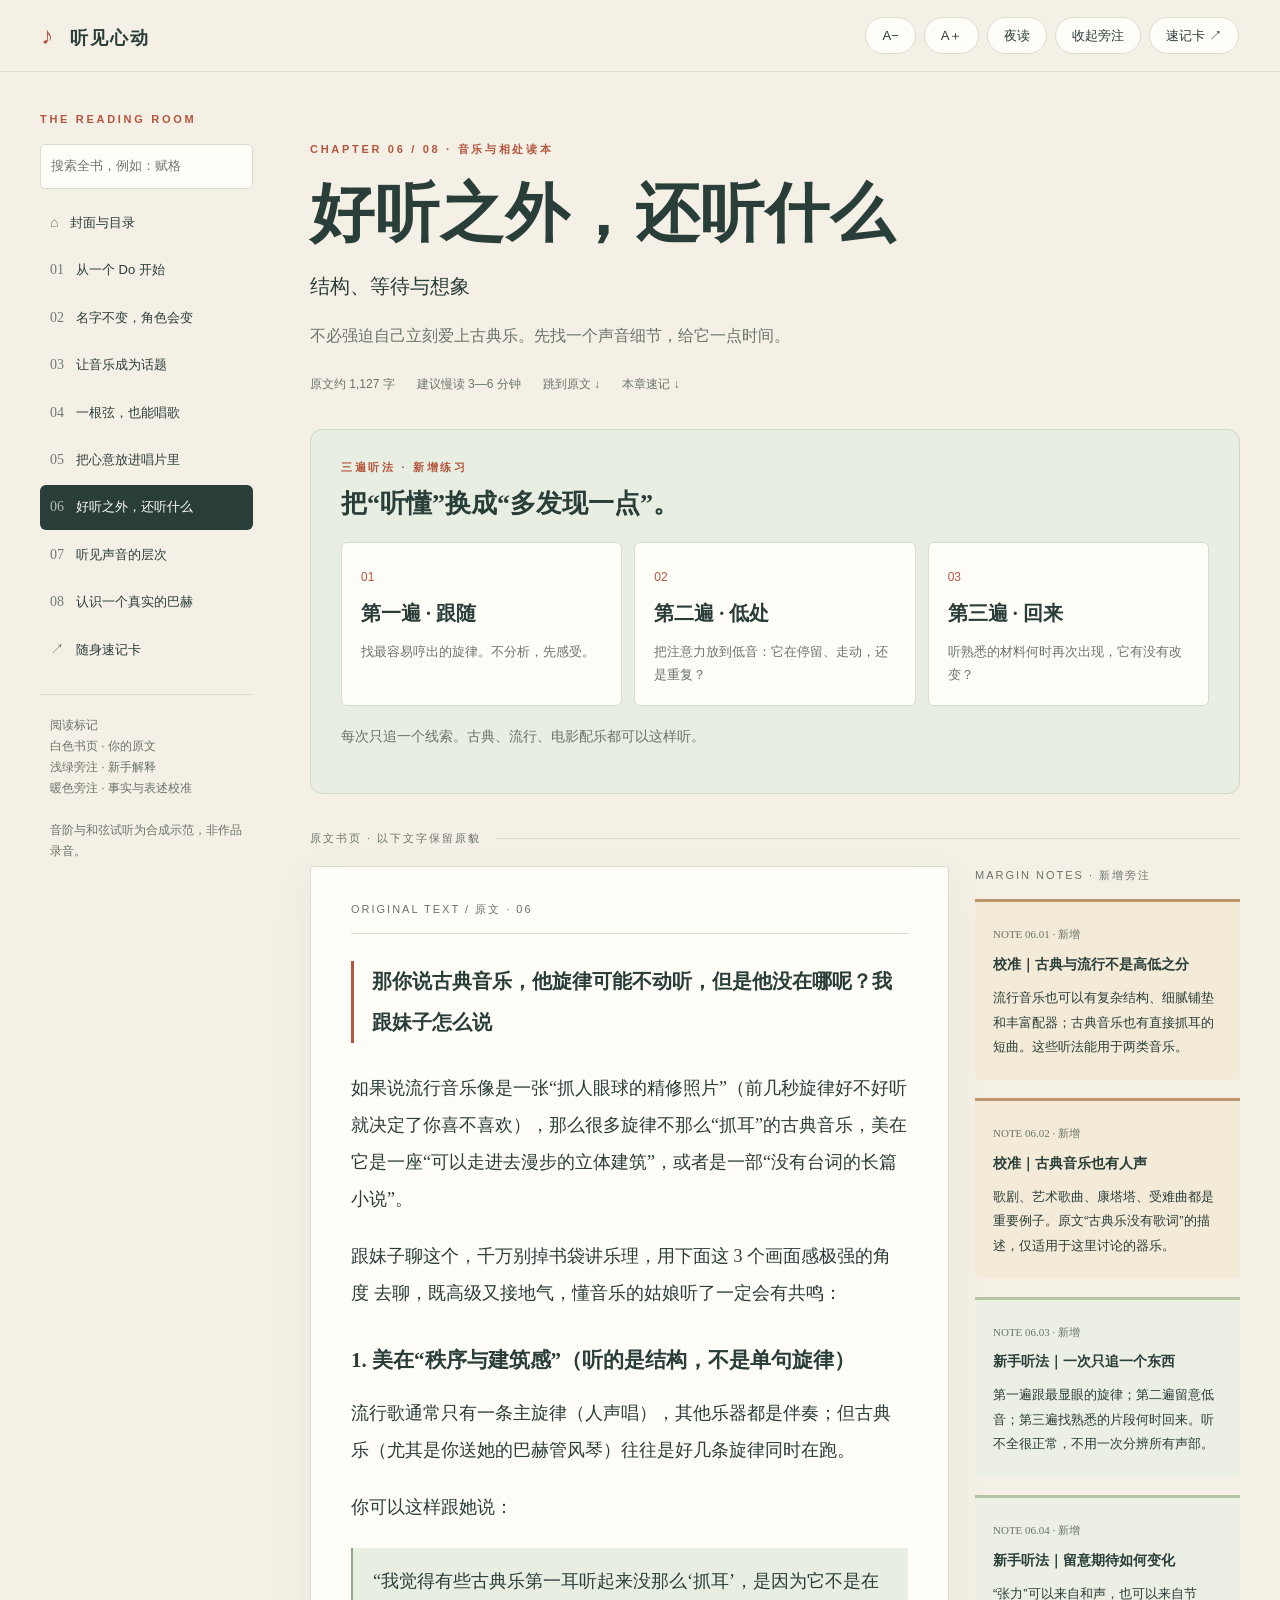
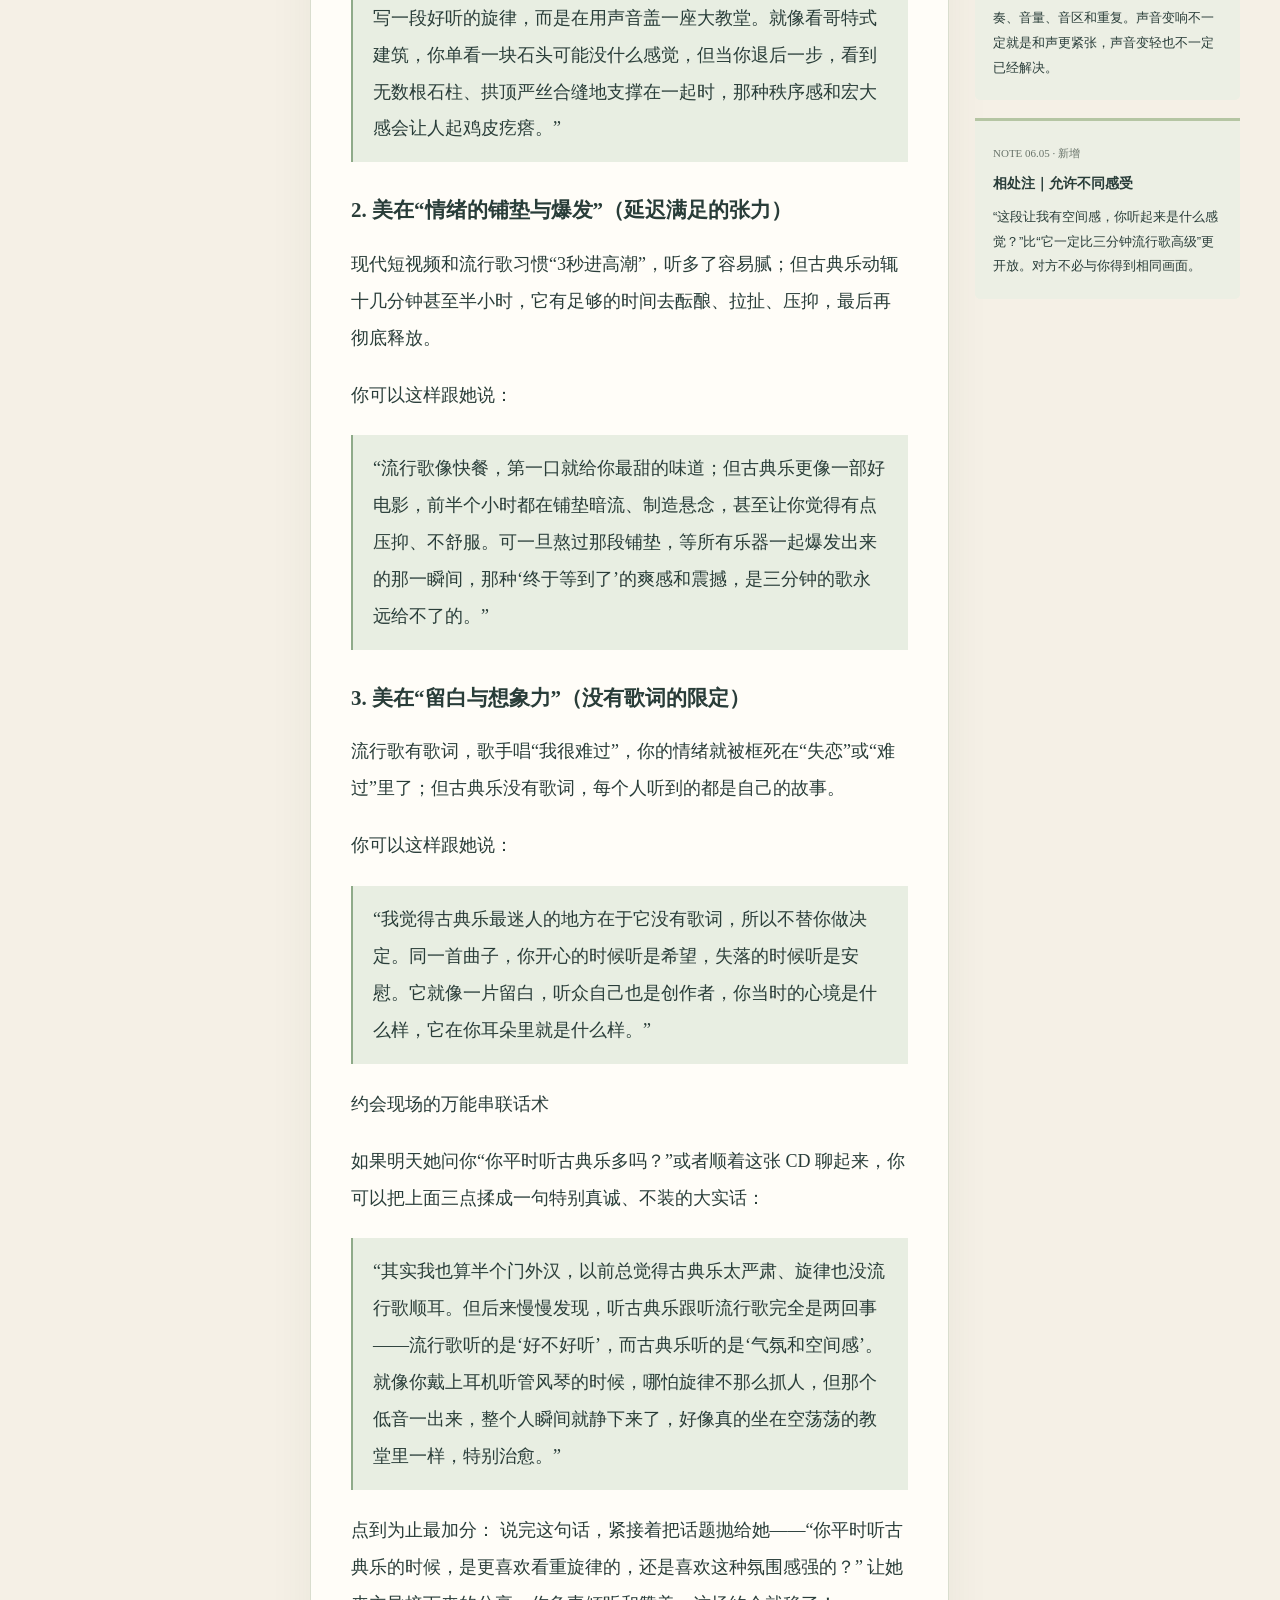
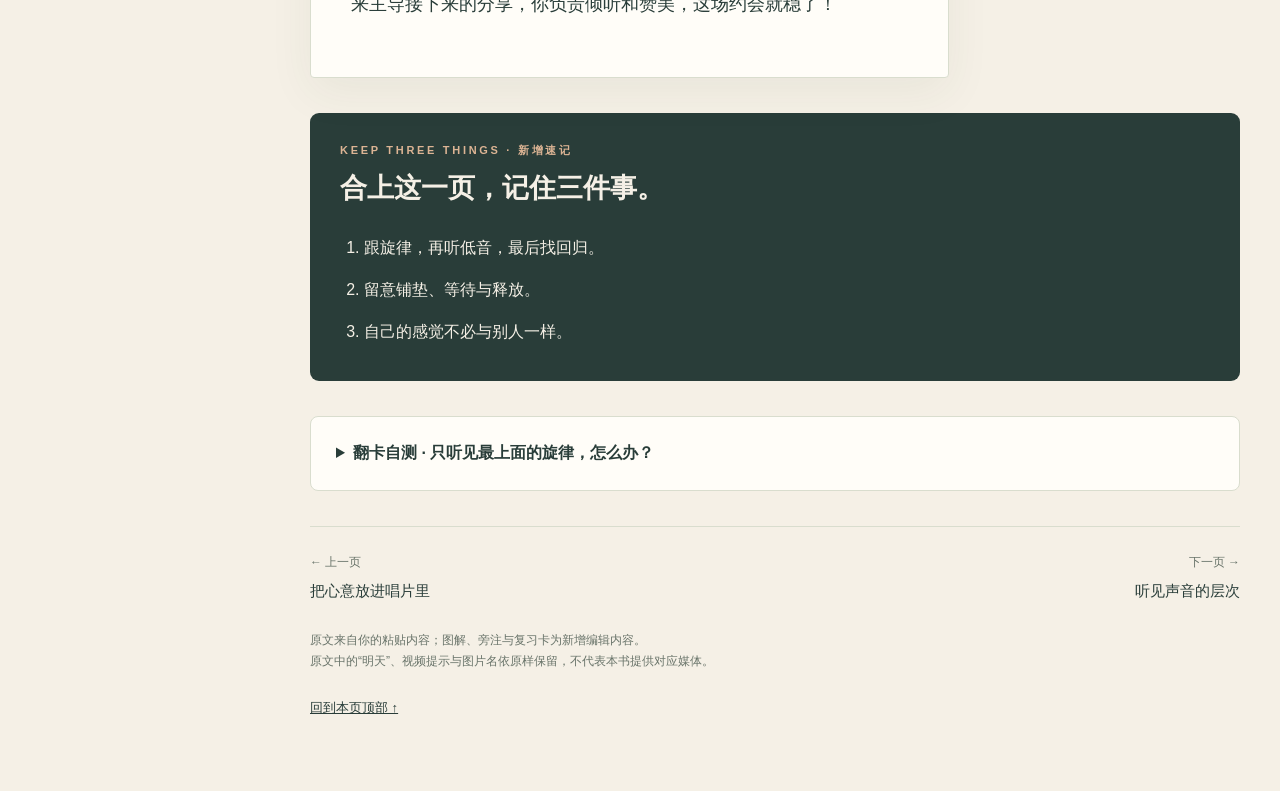
<file: chapter-06.html>
<!doctype html>
<html lang="zh-CN"><head><meta charset="utf-8"><meta name="viewport" content="width=device-width,initial-scale=1"><meta name="description" content="保留原文、附新手注释的音乐与相处读本"><title>好听之外，还听什么 · 听见心动</title><link rel="stylesheet" href="style.css"></head><body data-page="chapter-06.html" id="top"><header class="topbar"><a class="brand" href="index.html"><i>♪</i> 听见心动</a><div class="tools"><button id="menu" class="mobile-toc" aria-expanded="false">目录</button><button id="font-down" aria-label="缩小字号">A−</button><button id="font-up" aria-label="放大字号">A＋</button><button id="theme" aria-pressed="false">夜读</button><button id="toggle-notes" aria-expanded="true">收起旁注</button><a class="pill" href="review.html">速记卡 ↗</a></div></header><div class="progress" aria-hidden="true"></div><div class="booklayout"><aside class="sidebar" aria-label="全书目录"><div class="eyebrow">THE READING ROOM</div><input id="book-search" class="searchbox" type="search" placeholder="搜索全书，例如：赋格" aria-label="搜索全书"><div id="searchresults" class="searchresults" aria-live="polite"></div><a href="index.html"><span class="num">⌂</span> 封面与目录</a><a href="chapter-01.html"><span class="num">01</span>从一个 Do 开始</a><a href="chapter-02.html"><span class="num">02</span>名字不变，角色会变</a><a href="chapter-03.html"><span class="num">03</span>让音乐成为话题</a><a href="chapter-04.html"><span class="num">04</span>一根弦，也能唱歌</a><a href="chapter-05.html"><span class="num">05</span>把心意放进唱片里</a><a href="chapter-06.html" aria-current="page"><span class="num">06</span>好听之外，还听什么</a><a href="chapter-07.html"><span class="num">07</span>听见声音的层次</a><a href="chapter-08.html"><span class="num">08</span>认识一个真实的巴赫</a><a href="review.html"><span class="num">↗</span> 随身速记卡</a><div class="smallbox">阅读标记<br>白色书页 · 你的原文<br>浅绿旁注 · 新手解释<br>暖色旁注 · 事实与表述校准<br><br>音阶与和弦试听为合成示范，非作品录音。</div></aside><main><div class="chapterhead"><div class="eyebrow">CHAPTER 06 / 08 · 音乐与相处读本</div><h1>好听之外，还听什么</h1><p class="subtitle serif">结构、等待与想象</p><p class="intro">不必强迫自己立刻爱上古典乐。先找一个声音细节，给它一点时间。</p><div class="chaptermeta"><span>原文约 1,127 字</span><span>建议慢读 3—6 分钟</span><a href="#source">跳到原文 ↓</a><a href="#recap">本章速记 ↓</a></div></div><section class="lab"><div class="eyebrow">三遍听法 · 新增练习</div><h2>把“听懂”换成“多发现一点”。</h2><div class="mini-cards"><div class="mini-card"><span class="number">01</span><strong>第一遍 · 跟随</strong><p>找最容易哼出的旋律。不分析，先感受。</p></div><div class="mini-card"><span class="number">02</span><strong>第二遍 · 低处</strong><p>把注意力放到低音：它在停留、走动，还是重复？</p></div><div class="mini-card"><span class="number">03</span><strong>第三遍 · 回来</strong><p>听熟悉的材料何时再次出现，它有没有改变？</p></div></div><p style="margin-top:18px">每次只追一个线索。古典、流行、电影配乐都可以这样听。</p></section><div class="sectionlabel" id="source">原文书页 · 以下文字保留原貌</div><div class="reading-grid"><article class="original"><div class="source-label">ORIGINAL TEXT / 原文 · 06</div><div id="source-content"><p class="question">那你说古典音乐，他旋律可能不动听，但是他没在哪呢？我跟妹子怎么说</p><p>如果说流行音乐像是一张“抓人眼球的精修照片”（前几秒旋律好不好听就决定了你喜不喜欢），那么很多旋律不那么“抓耳”的古典音乐，美在它是一座“可以走进去漫步的立体建筑”，或者是一部“没有台词的长篇小说”。</p><p>跟妹子聊这个，千万别掉书袋讲乐理，用下面这 3 个画面感极强的角度 去聊，既高级又接地气，懂音乐的姑娘听了一定会有共鸣：</p><h3>1. 美在“秩序与建筑感”（听的是结构，不是单句旋律）</h3><p>流行歌通常只有一条主旋律（人声唱），其他乐器都是伴奏；但古典乐（尤其是你送她的巴赫管风琴）往往是好几条旋律同时在跑。</p><p>你可以这样跟她说：</p><blockquote>“我觉得有些古典乐第一耳听起来没那么‘抓耳’，是因为它不是在写一段好听的旋律，而是在用声音盖一座大教堂。就像看哥特式建筑，你单看一块石头可能没什么感觉，但当你退后一步，看到无数根石柱、拱顶严丝合缝地支撑在一起时，那种秩序感和宏大感会让人起鸡皮疙瘩。”</blockquote><h3>2. 美在“情绪的铺垫与爆发”（延迟满足的张力）</h3><p>现代短视频和流行歌习惯“3秒进高潮”，听多了容易腻；但古典乐动辄十几分钟甚至半小时，它有足够的时间去酝酿、拉扯、压抑，最后再彻底释放。</p><p>你可以这样跟她说：</p><blockquote>“流行歌像快餐，第一口就给你最甜的味道；但古典乐更像一部好电影，前半个小时都在铺垫暗流、制造悬念，甚至让你觉得有点压抑、不舒服。可一旦熬过那段铺垫，等所有乐器一起爆发出来的那一瞬间，那种‘终于等到了’的爽感和震撼，是三分钟的歌永远给不了的。”</blockquote><h3>3. 美在“留白与想象力”（没有歌词的限定）</h3><p>流行歌有歌词，歌手唱“我很难过”，你的情绪就被框死在“失恋”或“难过”里了；但古典乐没有歌词，每个人听到的都是自己的故事。</p><p>你可以这样跟她说：</p><blockquote>“我觉得古典乐最迷人的地方在于它没有歌词，所以不替你做决定。同一首曲子，你开心的时候听是希望，失落的时候听是安慰。它就像一片留白，听众自己也是创作者，你当时的心境是什么样，它在你耳朵里就是什么样。”</blockquote><p>约会现场的万能串联话术</p><p>如果明天她问你“你平时听古典乐多吗？”或者顺着这张 CD 聊起来，你可以把上面三点揉成一句特别真诚、不装的大实话：</p><blockquote>“其实我也算半个门外汉，以前总觉得古典乐太严肃、旋律也没流行歌顺耳。但后来慢慢发现，听古典乐跟听流行歌完全是两回事——流行歌听的是‘好不好听’，而古典乐听的是‘气氛和空间感’。就像你戴上耳机听管风琴的时候，哪怕旋律不那么抓人，但那个低音一出来，整个人瞬间就静下来了，好像真的坐在空荡荡的教堂里一样，特别治愈。”</blockquote><p>点到为止最加分： 说完这句话，紧接着把话题抛给她——“你平时听古典乐的时候，是更喜欢看重旋律的，还是喜欢这种氛围感强的？” 让她来主导接下来的分享，你负责倾听和赞美，这场约会就稳了！</p></div></article><aside class="marginalia" aria-label="新增旁注"><p class="notes-heading">MARGIN NOTES · 新增旁注</p><section class="annotation correction"><span class="index">NOTE 06.01 · 新增</span><h4>校准｜古典与流行不是高低之分</h4><p>流行音乐也可以有复杂结构、细腻铺垫和丰富配器；古典音乐也有直接抓耳的短曲。这些听法能用于两类音乐。</p></section><section class="annotation correction"><span class="index">NOTE 06.02 · 新增</span><h4>校准｜古典音乐也有人声</h4><p>歌剧、艺术歌曲、康塔塔、受难曲都是重要例子。原文“古典乐没有歌词”的描述，仅适用于这里讨论的器乐。</p></section><section class="annotation"><span class="index">NOTE 06.03 · 新增</span><h4>新手听法｜一次只追一个东西</h4><p>第一遍跟最显眼的旋律；第二遍留意低音；第三遍找熟悉的片段何时回来。听不全很正常，不用一次分辨所有声部。</p></section><section class="annotation"><span class="index">NOTE 06.04 · 新增</span><h4>新手听法｜留意期待如何变化</h4><p>“张力”可以来自和声，也可以来自节奏、音量、音区和重复。声音变响不一定就是和声更紧张，声音变轻也不一定已经解决。</p></section><section class="annotation"><span class="index">NOTE 06.05 · 新增</span><h4>相处注｜允许不同感受</h4><p>“这段让我有空间感，你听起来是什么感觉？”比“它一定比三分钟流行歌高级”更开放。对方不必与你得到相同画面。</p></section></aside></div><section class="recap" id="recap"><div class="eyebrow">KEEP THREE THINGS · 新增速记</div><h2>合上这一页，记住三件事。</h2><ol><li>跟旋律，再听低音，最后找回归。</li><li>留意铺垫、等待与释放。</li><li>自己的感觉不必与别人一样。</li></ol></section><details class="recall"><summary>翻卡自测 · 只听见最上面的旋律，怎么办？</summary><p>再听一遍，只追低音。一次专注一层，比强迫自己一次听懂更有效。</p></details><nav class="page-turn" aria-label="翻页"><a href="chapter-05.html"><small>← 上一页</small>把心意放进唱片里</a><a href="chapter-07.html"><small>下一页 →</small>听见声音的层次</a></nav><footer class="footer">原文来自你的粘贴内容；图解、旁注与复习卡为新增编辑内容。<br>原文中的“明天”、视频提示与图片名依原样保留，不代表本书提供对应媒体。</footer><a class="backtop" href="#top">回到本页顶部 ↑</a></main></div><script src="search.js"></script><script src="book.js"></script></body></html>
</file>
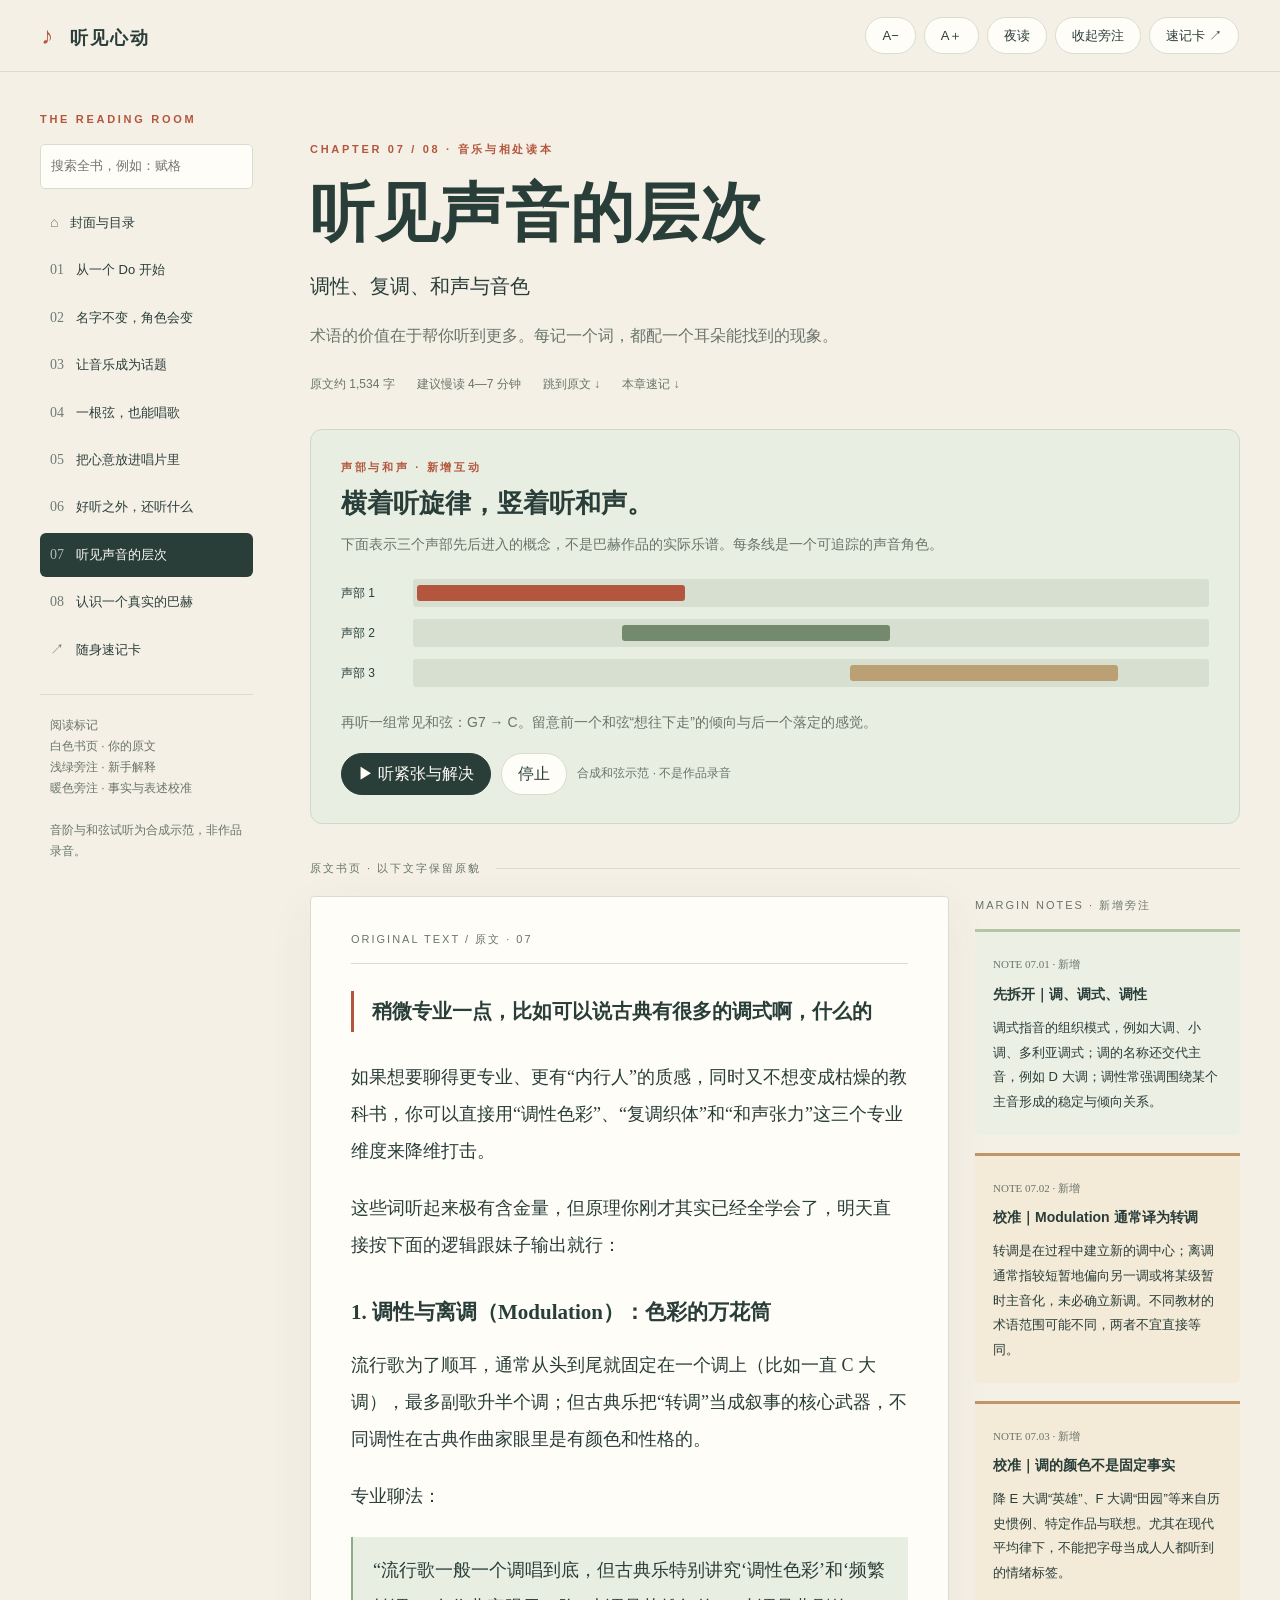
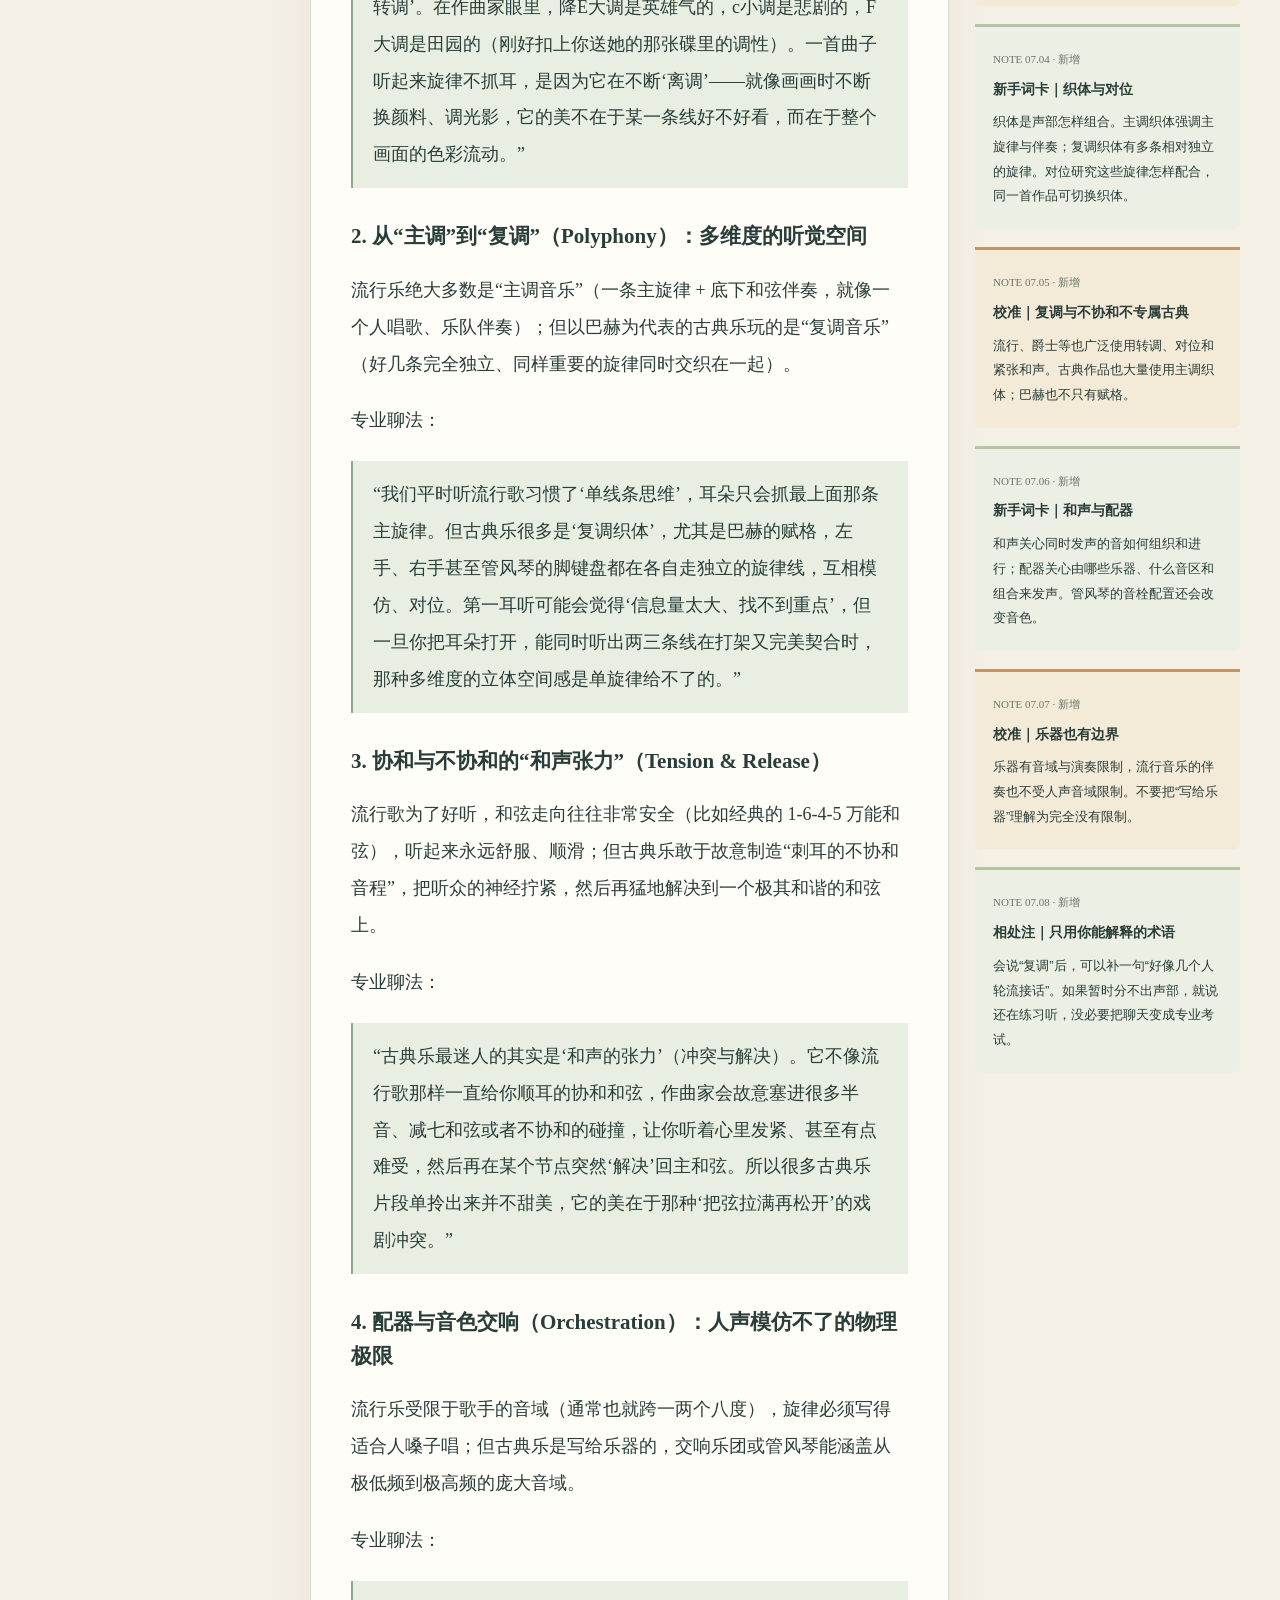
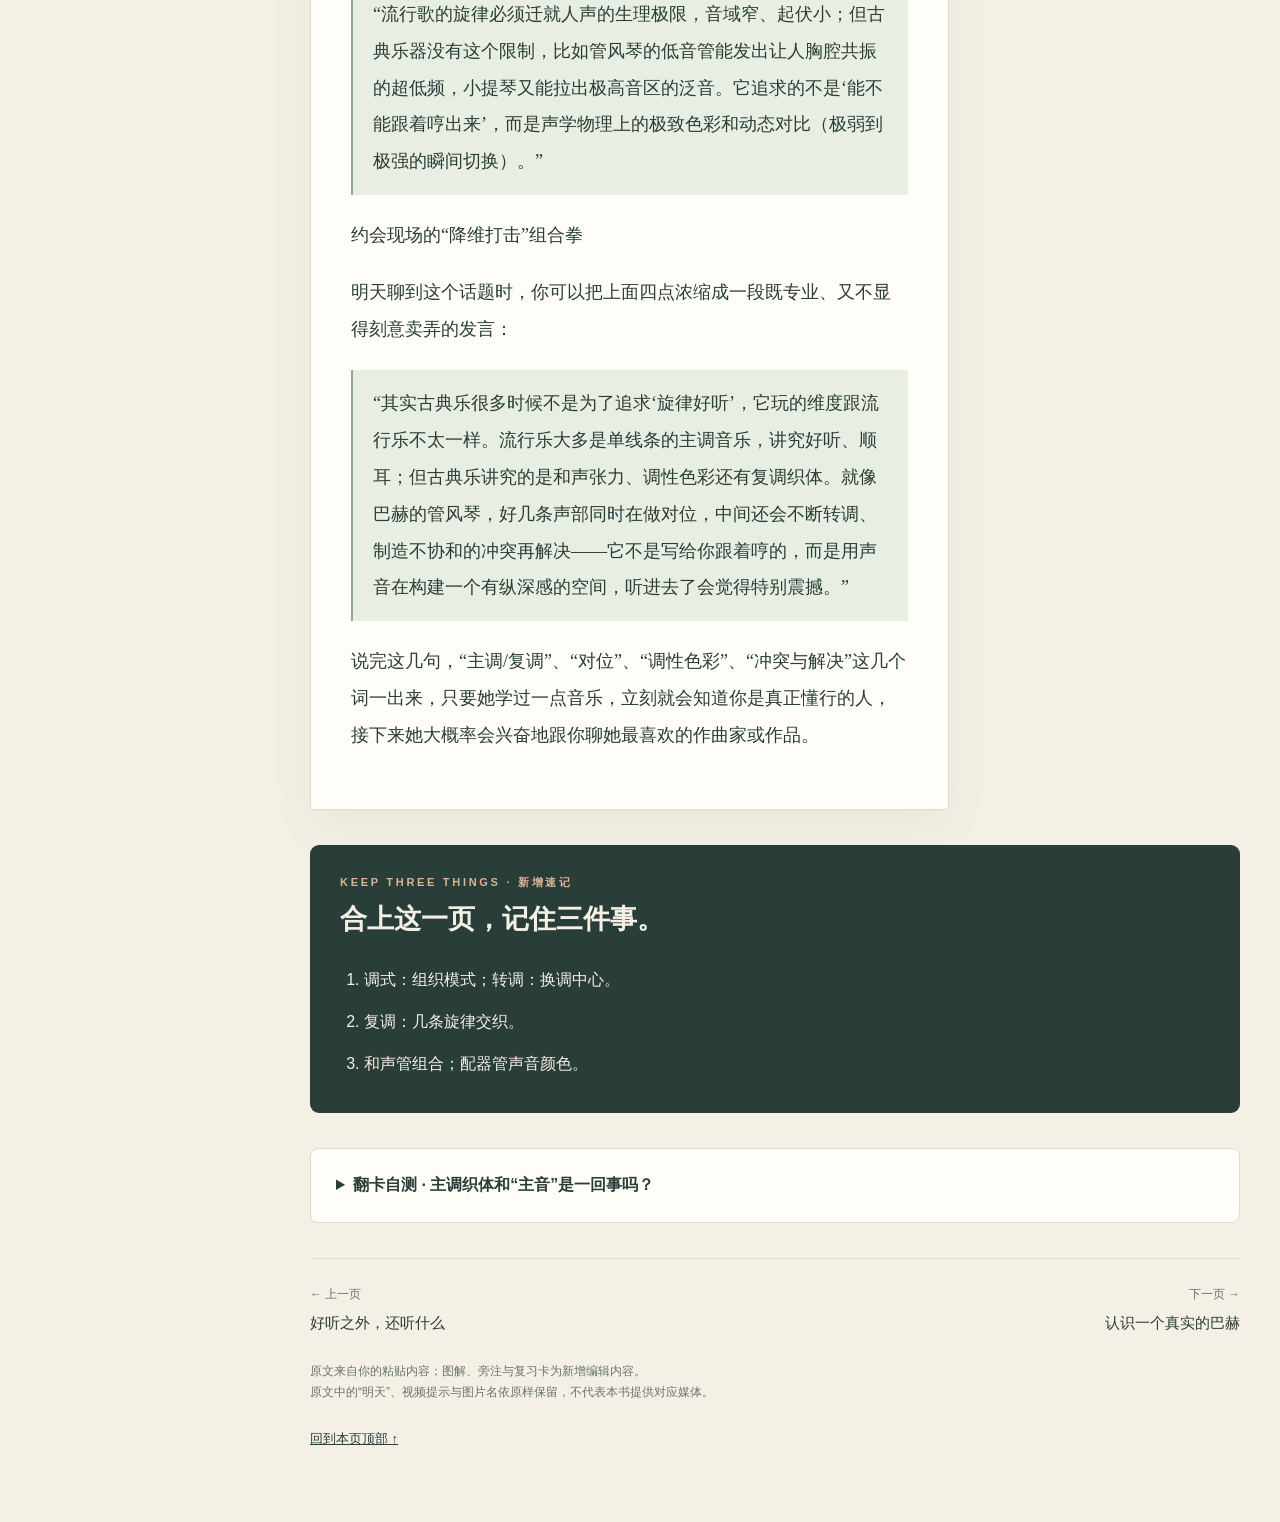
<file: chapter-07.html>
<!doctype html>
<html lang="zh-CN"><head><meta charset="utf-8"><meta name="viewport" content="width=device-width,initial-scale=1"><meta name="description" content="保留原文、附新手注释的音乐与相处读本"><title>听见声音的层次 · 听见心动</title><link rel="stylesheet" href="style.css"></head><body data-page="chapter-07.html" id="top"><header class="topbar"><a class="brand" href="index.html"><i>♪</i> 听见心动</a><div class="tools"><button id="menu" class="mobile-toc" aria-expanded="false">目录</button><button id="font-down" aria-label="缩小字号">A−</button><button id="font-up" aria-label="放大字号">A＋</button><button id="theme" aria-pressed="false">夜读</button><button id="toggle-notes" aria-expanded="true">收起旁注</button><a class="pill" href="review.html">速记卡 ↗</a></div></header><div class="progress" aria-hidden="true"></div><div class="booklayout"><aside class="sidebar" aria-label="全书目录"><div class="eyebrow">THE READING ROOM</div><input id="book-search" class="searchbox" type="search" placeholder="搜索全书，例如：赋格" aria-label="搜索全书"><div id="searchresults" class="searchresults" aria-live="polite"></div><a href="index.html"><span class="num">⌂</span> 封面与目录</a><a href="chapter-01.html"><span class="num">01</span>从一个 Do 开始</a><a href="chapter-02.html"><span class="num">02</span>名字不变，角色会变</a><a href="chapter-03.html"><span class="num">03</span>让音乐成为话题</a><a href="chapter-04.html"><span class="num">04</span>一根弦，也能唱歌</a><a href="chapter-05.html"><span class="num">05</span>把心意放进唱片里</a><a href="chapter-06.html"><span class="num">06</span>好听之外，还听什么</a><a href="chapter-07.html" aria-current="page"><span class="num">07</span>听见声音的层次</a><a href="chapter-08.html"><span class="num">08</span>认识一个真实的巴赫</a><a href="review.html"><span class="num">↗</span> 随身速记卡</a><div class="smallbox">阅读标记<br>白色书页 · 你的原文<br>浅绿旁注 · 新手解释<br>暖色旁注 · 事实与表述校准<br><br>音阶与和弦试听为合成示范，非作品录音。</div></aside><main><div class="chapterhead"><div class="eyebrow">CHAPTER 07 / 08 · 音乐与相处读本</div><h1>听见声音的层次</h1><p class="subtitle serif">调性、复调、和声与音色</p><p class="intro">术语的价值在于帮你听到更多。每记一个词，都配一个耳朵能找到的现象。</p><div class="chaptermeta"><span>原文约 1,534 字</span><span>建议慢读 4—7 分钟</span><a href="#source">跳到原文 ↓</a><a href="#recap">本章速记 ↓</a></div></div><section class="lab"><div class="eyebrow">声部与和声 · 新增互动</div><h2>横着听旋律，竖着听和声。</h2><p>下面表示三个声部先后进入的概念，不是巴赫作品的实际乐谱。每条线是一个可追踪的声音角色。</p><div class="voices"><div class="voice"><span>声部 1</span><div class="track"><i></i></div></div><div class="voice"><span>声部 2</span><div class="track"><i></i></div></div><div class="voice"><span>声部 3</span><div class="track"><i></i></div></div></div><p>再听一组常见和弦：G7 → C。留意前一个和弦“想往下走”的倾向与后一个落定的感觉。</p><div class="soundrow"><button id="play-harmony" class="primary">▶ 听紧张与解决</button><button id="stop-sound">停止</button><span id="soundstatus" class="soundstatus" role="status">合成和弦示范 · 不是作品录音</span></div></section><div class="sectionlabel" id="source">原文书页 · 以下文字保留原貌</div><div class="reading-grid"><article class="original"><div class="source-label">ORIGINAL TEXT / 原文 · 07</div><div id="source-content"><p class="question">稍微专业一点，比如可以说古典有很多的调式啊，什么的</p><p>如果想要聊得更专业、更有“内行人”的质感，同时又不想变成枯燥的教科书，你可以直接用“调性色彩”、“复调织体”和“和声张力”这三个专业维度来降维打击。</p><p>这些词听起来极有含金量，但原理你刚才其实已经全学会了，明天直接按下面的逻辑跟妹子输出就行：</p><h3>1. 调性与离调（Modulation）：色彩的万花筒</h3><p>流行歌为了顺耳，通常从头到尾就固定在一个调上（比如一直 C 大调），最多副歌升半个调；但古典乐把“转调”当成叙事的核心武器，不同调性在古典作曲家眼里是有颜色和性格的。</p><p>专业聊法：</p><blockquote>“流行歌一般一个调唱到底，但古典乐特别讲究‘调性色彩’和‘频繁转调’。在作曲家眼里，降E大调是英雄气的，c小调是悲剧的，F大调是田园的（刚好扣上你送她的那张碟里的调性）。一首曲子听起来旋律不抓耳，是因为它在不断‘离调’——就像画画时不断换颜料、调光影，它的美不在于某一条线好不好看，而在于整个画面的色彩流动。”</blockquote><h3>2. 从“主调”到“复调”（Polyphony）：多维度的听觉空间</h3><p>流行乐绝大多数是“主调音乐”（一条主旋律 + 底下和弦伴奏，就像一个人唱歌、乐队伴奏）；但以巴赫为代表的古典乐玩的是“复调音乐”（好几条完全独立、同样重要的旋律同时交织在一起）。</p><p>专业聊法：</p><blockquote>“我们平时听流行歌习惯了‘单线条思维’，耳朵只会抓最上面那条主旋律。但古典乐很多是‘复调织体’，尤其是巴赫的赋格，左手、右手甚至管风琴的脚键盘都在各自走独立的旋律线，互相模仿、对位。第一耳听可能会觉得‘信息量太大、找不到重点’，但一旦你把耳朵打开，能同时听出两三条线在打架又完美契合时，那种多维度的立体空间感是单旋律给不了的。”</blockquote><h3>3. 协和与不协和的“和声张力”（Tension &amp; Release）</h3><p>流行歌为了好听，和弦走向往往非常安全（比如经典的 1-6-4-5 万能和弦），听起来永远舒服、顺滑；但古典乐敢于故意制造“刺耳的不协和音程”，把听众的神经拧紧，然后再猛地解决到一个极其和谐的和弦上。</p><p>专业聊法：</p><blockquote>“古典乐最迷人的其实是‘和声的张力’（冲突与解决）。它不像流行歌那样一直给你顺耳的协和和弦，作曲家会故意塞进很多半音、减七和弦或者不协和的碰撞，让你听着心里发紧、甚至有点难受，然后再在某个节点突然‘解决’回主和弦。所以很多古典乐片段单拎出来并不甜美，它的美在于那种‘把弦拉满再松开’的戏剧冲突。”</blockquote><h3>4. 配器与音色交响（Orchestration）：人声模仿不了的物理极限</h3><p>流行乐受限于歌手的音域（通常也就跨一两个八度），旋律必须写得适合人嗓子唱；但古典乐是写给乐器的，交响乐团或管风琴能涵盖从极低频到极高频的庞大音域。</p><p>专业聊法：</p><blockquote>“流行歌的旋律必须迁就人声的生理极限，音域窄、起伏小；但古典乐器没有这个限制，比如管风琴的低音管能发出让人胸腔共振的超低频，小提琴又能拉出极高音区的泛音。它追求的不是‘能不能跟着哼出来’，而是声学物理上的极致色彩和动态对比（极弱到极强的瞬间切换）。”</blockquote><p>约会现场的“降维打击”组合拳</p><p>明天聊到这个话题时，你可以把上面四点浓缩成一段既专业、又不显得刻意卖弄的发言：</p><blockquote>“其实古典乐很多时候不是为了追求‘旋律好听’，它玩的维度跟流行乐不太一样。流行乐大多是单线条的主调音乐，讲究好听、顺耳；但古典乐讲究的是和声张力、调性色彩还有复调织体。就像巴赫的管风琴，好几条声部同时在做对位，中间还会不断转调、制造不协和的冲突再解决——它不是写给你跟着哼的，而是用声音在构建一个有纵深感的空间，听进去了会觉得特别震撼。”</blockquote><p>说完这几句，“主调/复调”、“对位”、“调性色彩”、“冲突与解决”这几个词一出来，只要她学过一点音乐，立刻就会知道你是真正懂行的人，接下来她大概率会兴奋地跟你聊她最喜欢的作曲家或作品。</p></div></article><aside class="marginalia" aria-label="新增旁注"><p class="notes-heading">MARGIN NOTES · 新增旁注</p><section class="annotation"><span class="index">NOTE 07.01 · 新增</span><h4>先拆开｜调、调式、调性</h4><p>调式指音的组织模式，例如大调、小调、多利亚调式；调的名称还交代主音，例如 D 大调；调性常强调围绕某个主音形成的稳定与倾向关系。</p></section><section class="annotation correction"><span class="index">NOTE 07.02 · 新增</span><h4>校准｜Modulation 通常译为转调</h4><p>转调是在过程中建立新的调中心；离调通常指较短暂地偏向另一调或将某级暂时主音化，未必确立新调。不同教材的术语范围可能不同，两者不宜直接等同。</p></section><section class="annotation correction"><span class="index">NOTE 07.03 · 新增</span><h4>校准｜调的颜色不是固定事实</h4><p>降 E 大调“英雄”、F 大调“田园”等来自历史惯例、特定作品与联想。尤其在现代平均律下，不能把字母当成人人都听到的情绪标签。</p></section><section class="annotation"><span class="index">NOTE 07.04 · 新增</span><h4>新手词卡｜织体与对位</h4><p>织体是声部怎样组合。主调织体强调主旋律与伴奏；复调织体有多条相对独立的旋律。对位研究这些旋律怎样配合，同一首作品可切换织体。</p></section><section class="annotation correction"><span class="index">NOTE 07.05 · 新增</span><h4>校准｜复调与不协和不专属古典</h4><p>流行、爵士等也广泛使用转调、对位和紧张和声。古典作品也大量使用主调织体；巴赫也不只有赋格。</p></section><section class="annotation"><span class="index">NOTE 07.06 · 新增</span><h4>新手词卡｜和声与配器</h4><p>和声关心同时发声的音如何组织和进行；配器关心由哪些乐器、什么音区和组合来发声。管风琴的音栓配置还会改变音色。</p></section><section class="annotation correction"><span class="index">NOTE 07.07 · 新增</span><h4>校准｜乐器也有边界</h4><p>乐器有音域与演奏限制，流行音乐的伴奏也不受人声音域限制。不要把“写给乐器”理解为完全没有限制。</p></section><section class="annotation"><span class="index">NOTE 07.08 · 新增</span><h4>相处注｜只用你能解释的术语</h4><p>会说“复调”后，可以补一句“好像几个人轮流接话”。如果暂时分不出声部，就说还在练习听，没必要把聊天变成专业考试。</p></section></aside></div><section class="recap" id="recap"><div class="eyebrow">KEEP THREE THINGS · 新增速记</div><h2>合上这一页，记住三件事。</h2><ol><li>调式：组织模式；转调：换调中心。</li><li>复调：几条旋律交织。</li><li>和声管组合；配器管声音颜色。</li></ol></section><details class="recall"><summary>翻卡自测 · 主调织体和“主音”是一回事吗？</summary><p>不是。主调织体描述主旋律与伴奏的组织关系；主音是调内的中心音。</p></details><nav class="page-turn" aria-label="翻页"><a href="chapter-06.html"><small>← 上一页</small>好听之外，还听什么</a><a href="chapter-08.html"><small>下一页 →</small>认识一个真实的巴赫</a></nav><footer class="footer">原文来自你的粘贴内容；图解、旁注与复习卡为新增编辑内容。<br>原文中的“明天”、视频提示与图片名依原样保留，不代表本书提供对应媒体。</footer><a class="backtop" href="#top">回到本页顶部 ↑</a></main></div><script src="search.js"></script><script src="book.js"></script></body></html>
</file>
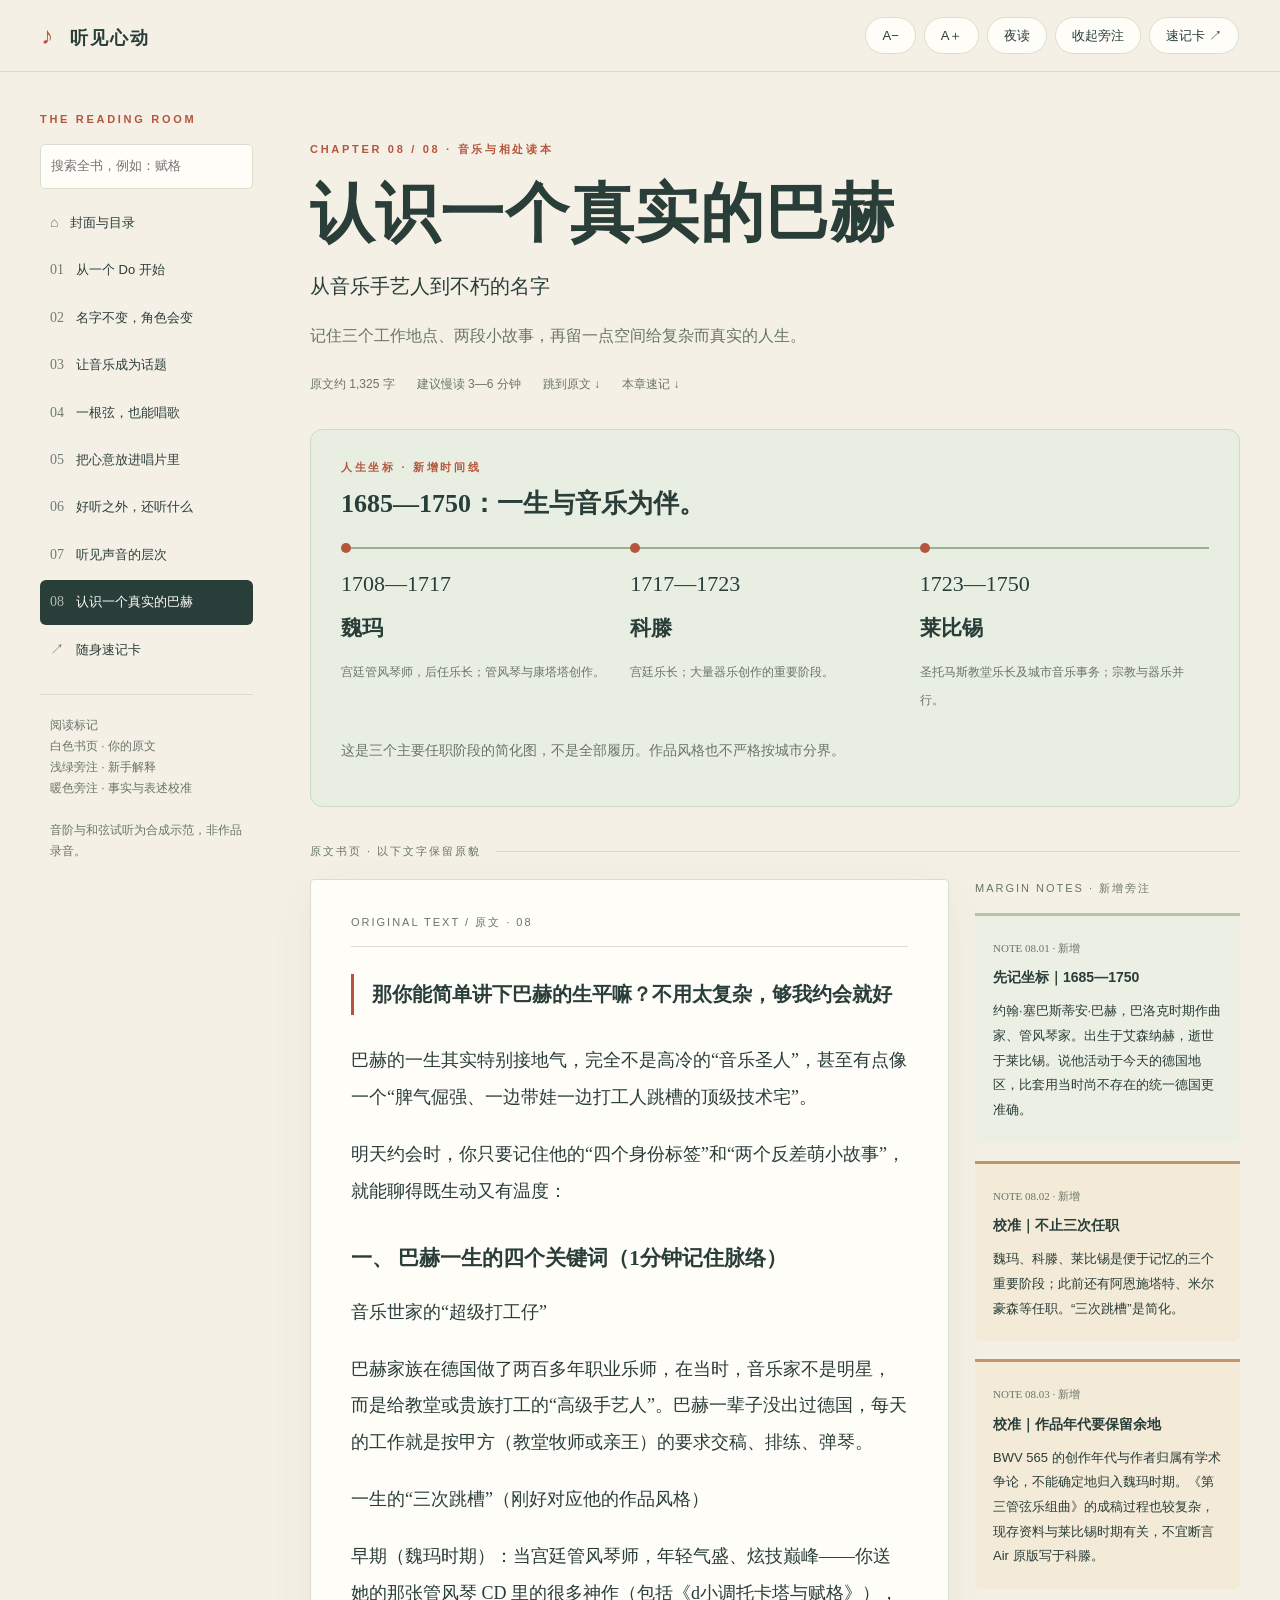
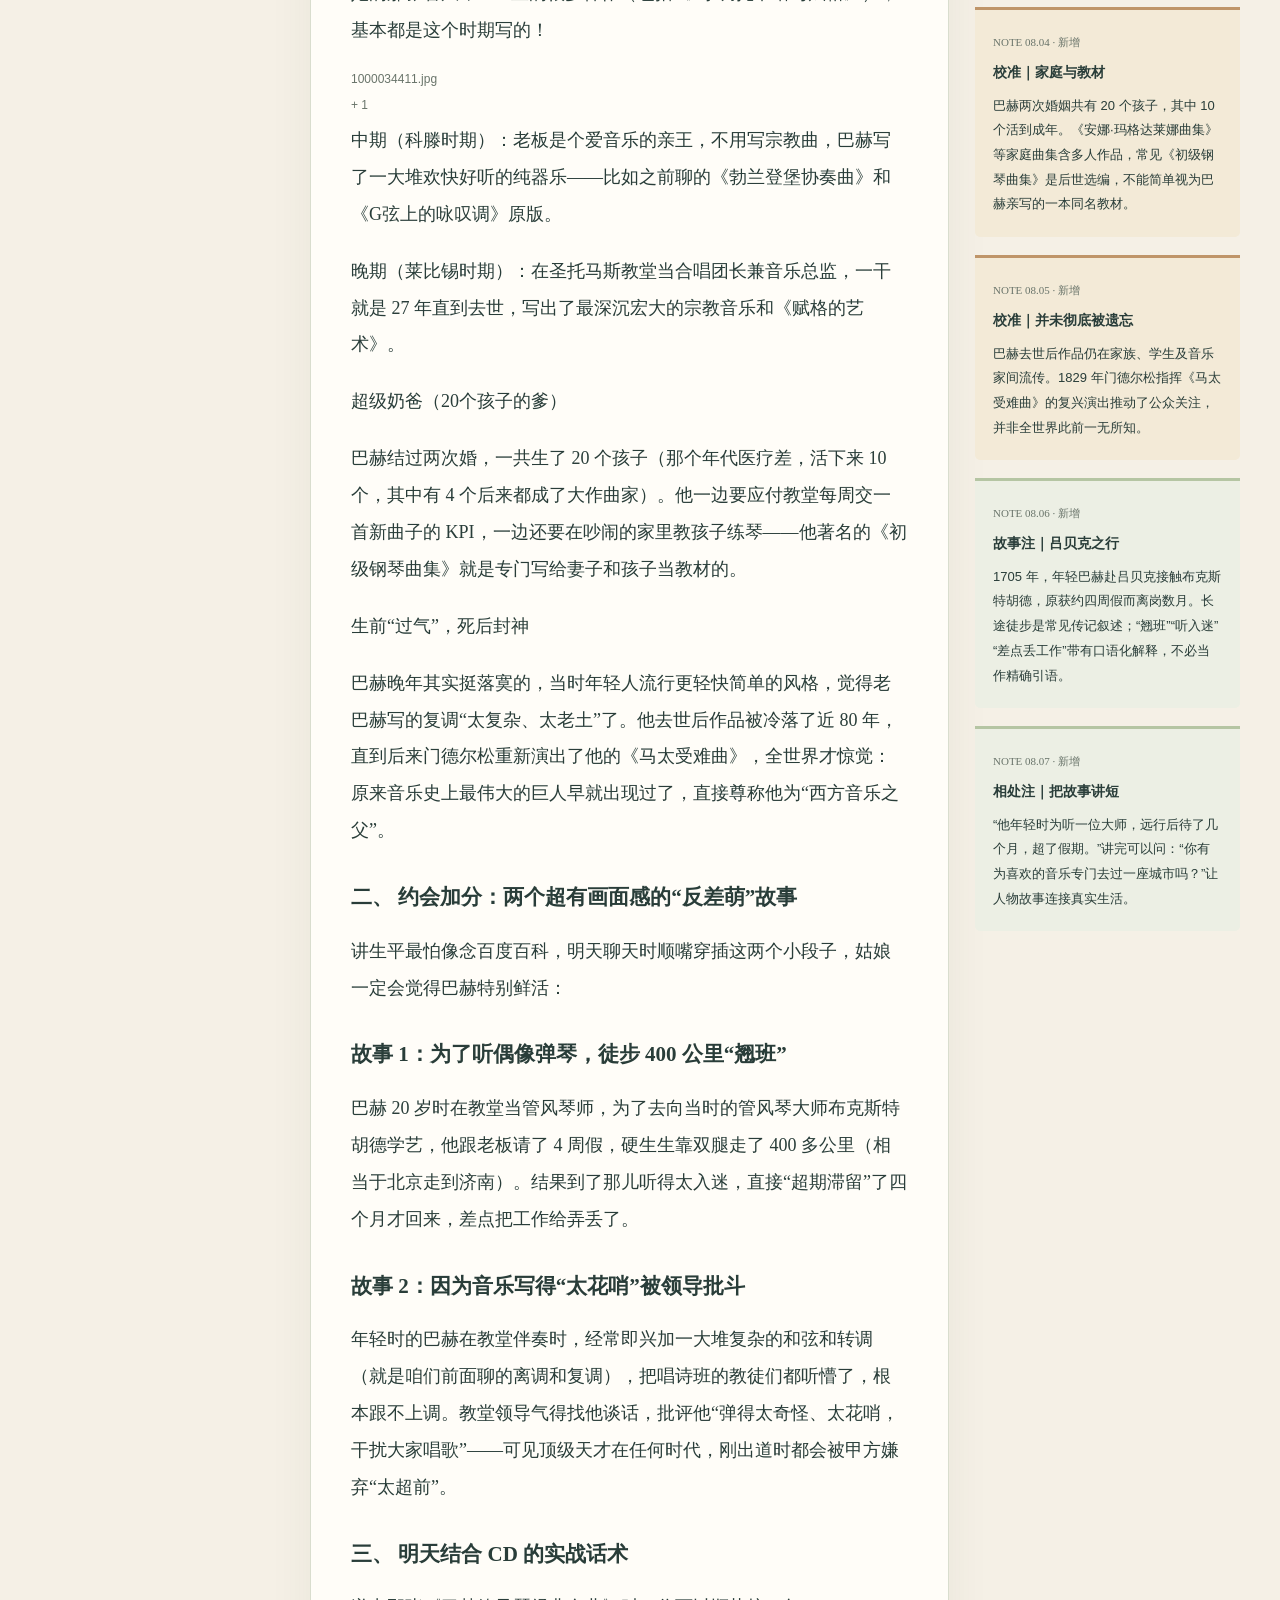
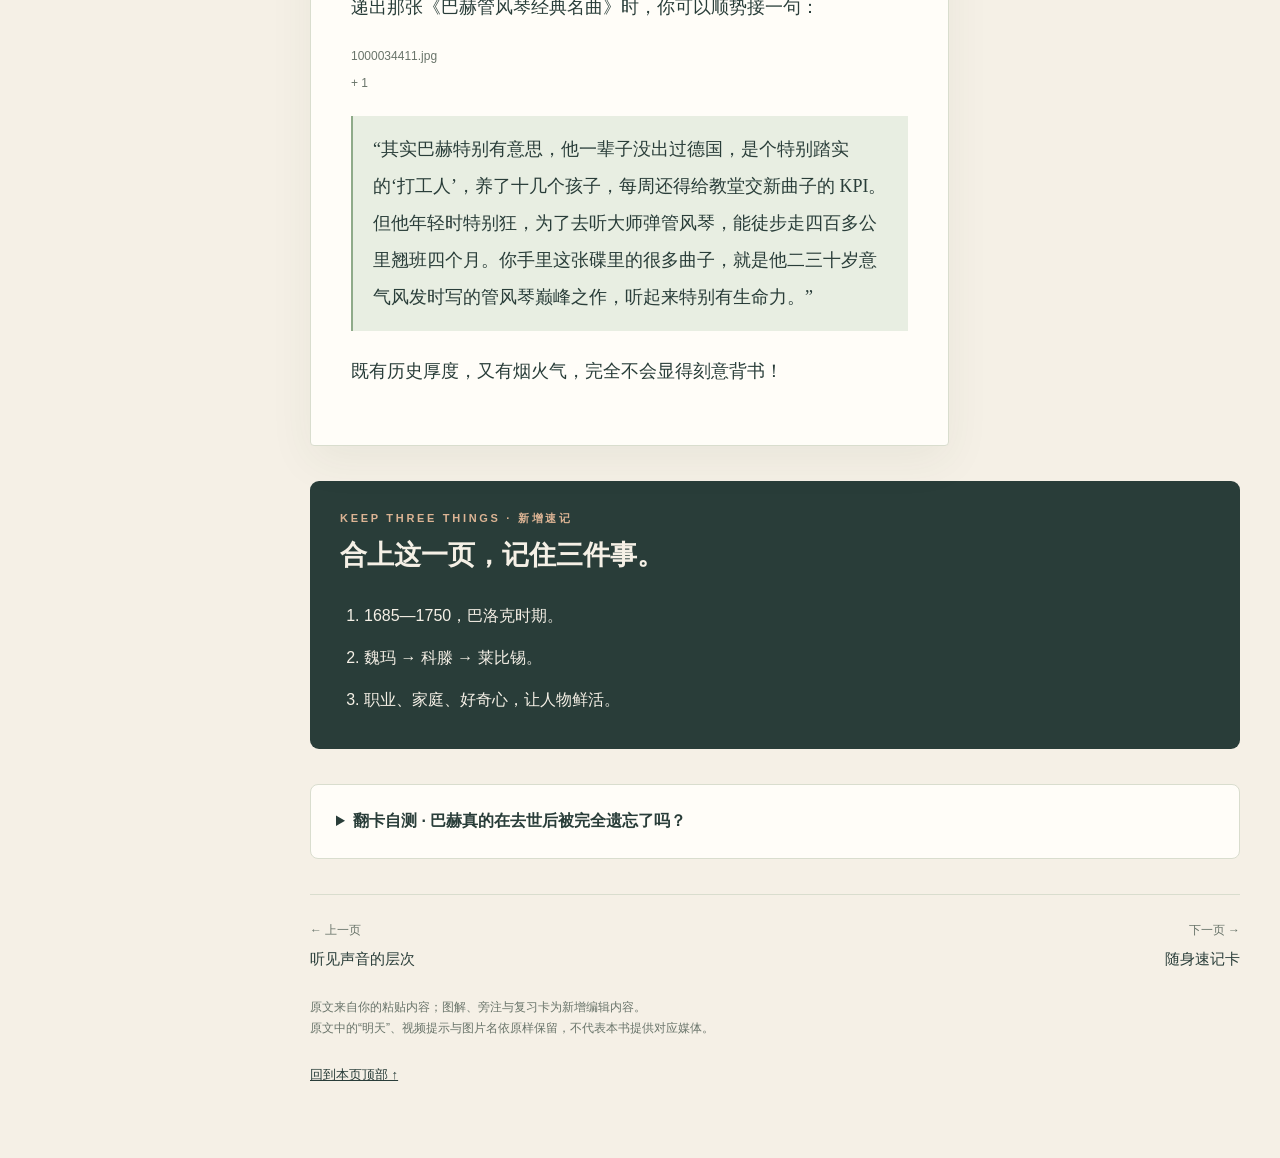
<file: chapter-08.html>
<!doctype html>
<html lang="zh-CN"><head><meta charset="utf-8"><meta name="viewport" content="width=device-width,initial-scale=1"><meta name="description" content="保留原文、附新手注释的音乐与相处读本"><title>认识一个真实的巴赫 · 听见心动</title><link rel="stylesheet" href="style.css"></head><body data-page="chapter-08.html" id="top"><header class="topbar"><a class="brand" href="index.html"><i>♪</i> 听见心动</a><div class="tools"><button id="menu" class="mobile-toc" aria-expanded="false">目录</button><button id="font-down" aria-label="缩小字号">A−</button><button id="font-up" aria-label="放大字号">A＋</button><button id="theme" aria-pressed="false">夜读</button><button id="toggle-notes" aria-expanded="true">收起旁注</button><a class="pill" href="review.html">速记卡 ↗</a></div></header><div class="progress" aria-hidden="true"></div><div class="booklayout"><aside class="sidebar" aria-label="全书目录"><div class="eyebrow">THE READING ROOM</div><input id="book-search" class="searchbox" type="search" placeholder="搜索全书，例如：赋格" aria-label="搜索全书"><div id="searchresults" class="searchresults" aria-live="polite"></div><a href="index.html"><span class="num">⌂</span> 封面与目录</a><a href="chapter-01.html"><span class="num">01</span>从一个 Do 开始</a><a href="chapter-02.html"><span class="num">02</span>名字不变，角色会变</a><a href="chapter-03.html"><span class="num">03</span>让音乐成为话题</a><a href="chapter-04.html"><span class="num">04</span>一根弦，也能唱歌</a><a href="chapter-05.html"><span class="num">05</span>把心意放进唱片里</a><a href="chapter-06.html"><span class="num">06</span>好听之外，还听什么</a><a href="chapter-07.html"><span class="num">07</span>听见声音的层次</a><a href="chapter-08.html" aria-current="page"><span class="num">08</span>认识一个真实的巴赫</a><a href="review.html"><span class="num">↗</span> 随身速记卡</a><div class="smallbox">阅读标记<br>白色书页 · 你的原文<br>浅绿旁注 · 新手解释<br>暖色旁注 · 事实与表述校准<br><br>音阶与和弦试听为合成示范，非作品录音。</div></aside><main><div class="chapterhead"><div class="eyebrow">CHAPTER 08 / 08 · 音乐与相处读本</div><h1>认识一个真实的巴赫</h1><p class="subtitle serif">从音乐手艺人到不朽的名字</p><p class="intro">记住三个工作地点、两段小故事，再留一点空间给复杂而真实的人生。</p><div class="chaptermeta"><span>原文约 1,325 字</span><span>建议慢读 3—6 分钟</span><a href="#source">跳到原文 ↓</a><a href="#recap">本章速记 ↓</a></div></div><section class="lab"><div class="eyebrow">人生坐标 · 新增时间线</div><h2>1685—1750：一生与音乐为伴。</h2><div class="timeline"><div class="time"><b>1708—1717</b><strong>魏玛</strong><span>宫廷管风琴师，后任乐长；管风琴与康塔塔创作。</span></div><div class="time"><b>1717—1723</b><strong>科滕</strong><span>宫廷乐长；大量器乐创作的重要阶段。</span></div><div class="time"><b>1723—1750</b><strong>莱比锡</strong><span>圣托马斯教堂乐长及城市音乐事务；宗教与器乐并行。</span></div></div><p style="margin-top:25px">这是三个主要任职阶段的简化图，不是全部履历。作品风格也不严格按城市分界。</p></section><div class="sectionlabel" id="source">原文书页 · 以下文字保留原貌</div><div class="reading-grid"><article class="original"><div class="source-label">ORIGINAL TEXT / 原文 · 08</div><div id="source-content"><p class="question">那你能简单讲下巴赫的生平嘛？不用太复杂，够我约会就好</p><p>巴赫的一生其实特别接地气，完全不是高冷的“音乐圣人”，甚至有点像一个“脾气倔强、一边带娃一边打工人跳槽的顶级技术宅”。</p><p>明天约会时，你只要记住他的“四个身份标签”和“两个反差萌小故事”，就能聊得既生动又有温度：</p><h3>一、 巴赫一生的四个关键词（1分钟记住脉络）</h3><p>音乐世家的“超级打工仔”</p><p>巴赫家族在德国做了两百多年职业乐师，在当时，音乐家不是明星，而是给教堂或贵族打工的“高级手艺人”。巴赫一辈子没出过德国，每天的工作就是按甲方（教堂牧师或亲王）的要求交稿、排练、弹琴。</p><p>一生的“三次跳槽”（刚好对应他的作品风格）</p><p>早期（魏玛时期）：当宫廷管风琴师，年轻气盛、炫技巅峰——你送她的那张管风琴 CD 里的很多神作（包括《d小调托卡塔与赋格》），基本都是这个时期写的！   </p><p class="source-meta">1000034411.jpg</p><p class="source-meta">+ 1</p><p>中期（科滕时期）：老板是个爱音乐的亲王，不用写宗教曲，巴赫写了一大堆欢快好听的纯器乐——比如之前聊的《勃兰登堡协奏曲》和《G弦上的咏叹调》原版。</p><p>晚期（莱比锡时期）：在圣托马斯教堂当合唱团长兼音乐总监，一干就是 27 年直到去世，写出了最深沉宏大的宗教音乐和《赋格的艺术》。</p><p>超级奶爸（20个孩子的爹）</p><p>巴赫结过两次婚，一共生了 20 个孩子（那个年代医疗差，活下来 10 个，其中有 4 个后来都成了大作曲家）。他一边要应付教堂每周交一首新曲子的 KPI，一边还要在吵闹的家里教孩子练琴——他著名的《初级钢琴曲集》就是专门写给妻子和孩子当教材的。</p><p>生前“过气”，死后封神</p><p>巴赫晚年其实挺落寞的，当时年轻人流行更轻快简单的风格，觉得老巴赫写的复调“太复杂、太老土”了。他去世后作品被冷落了近 80 年，直到后来门德尔松重新演出了他的《马太受难曲》，全世界才惊觉：原来音乐史上最伟大的巨人早就出现过了，直接尊称他为“西方音乐之父”。</p><h3>二、 约会加分：两个超有画面感的“反差萌”故事</h3><p>讲生平最怕像念百度百科，明天聊天时顺嘴穿插这两个小段子，姑娘一定会觉得巴赫特别鲜活：</p><h3>故事 1：为了听偶像弹琴，徒步 400 公里“翘班”</h3><p>巴赫 20 岁时在教堂当管风琴师，为了去向当时的管风琴大师布克斯特胡德学艺，他跟老板请了 4 周假，硬生生靠双腿走了 400 多公里（相当于北京走到济南）。结果到了那儿听得太入迷，直接“超期滞留”了四个月才回来，差点把工作给弄丢了。</p><h3>故事 2：因为音乐写得“太花哨”被领导批斗</h3><p>年轻时的巴赫在教堂伴奏时，经常即兴加一大堆复杂的和弦和转调（就是咱们前面聊的离调和复调），把唱诗班的教徒们都听懵了，根本跟不上调。教堂领导气得找他谈话，批评他“弹得太奇怪、太花哨，干扰大家唱歌”——可见顶级天才在任何时代，刚出道时都会被甲方嫌弃“太超前”。</p><h3>三、 明天结合 CD 的实战话术</h3><p>递出那张《巴赫管风琴经典名曲》时，你可以顺势接一句：   </p><p class="source-meta">1000034411.jpg</p><p class="source-meta">+ 1</p><blockquote>“其实巴赫特别有意思，他一辈子没出过德国，是个特别踏实的‘打工人’，养了十几个孩子，每周还得给教堂交新曲子的 KPI。但他年轻时特别狂，为了去听大师弹管风琴，能徒步走四百多公里翘班四个月。你手里这张碟里的很多曲子，就是他二三十岁意气风发时写的管风琴巅峰之作，听起来特别有生命力。”</blockquote><p>既有历史厚度，又有烟火气，完全不会显得刻意背书！</p></div></article><aside class="marginalia" aria-label="新增旁注"><p class="notes-heading">MARGIN NOTES · 新增旁注</p><section class="annotation"><span class="index">NOTE 08.01 · 新增</span><h4>先记坐标｜1685—1750</h4><p>约翰·塞巴斯蒂安·巴赫，巴洛克时期作曲家、管风琴家。出生于艾森纳赫，逝世于莱比锡。说他活动于今天的德国地区，比套用当时尚不存在的统一德国更准确。</p></section><section class="annotation correction"><span class="index">NOTE 08.02 · 新增</span><h4>校准｜不止三次任职</h4><p>魏玛、科滕、莱比锡是便于记忆的三个重要阶段；此前还有阿恩施塔特、米尔豪森等任职。“三次跳槽”是简化。</p></section><section class="annotation correction"><span class="index">NOTE 08.03 · 新增</span><h4>校准｜作品年代要保留余地</h4><p>BWV 565 的创作年代与作者归属有学术争论，不能确定地归入魏玛时期。《第三管弦乐组曲》的成稿过程也较复杂，现存资料与莱比锡时期有关，不宜断言 Air 原版写于科滕。</p></section><section class="annotation correction"><span class="index">NOTE 08.04 · 新增</span><h4>校准｜家庭与教材</h4><p>巴赫两次婚姻共有 20 个孩子，其中 10 个活到成年。《安娜·玛格达莱娜曲集》等家庭曲集含多人作品，常见《初级钢琴曲集》是后世选编，不能简单视为巴赫亲写的一本同名教材。</p></section><section class="annotation correction"><span class="index">NOTE 08.05 · 新增</span><h4>校准｜并未彻底被遗忘</h4><p>巴赫去世后作品仍在家族、学生及音乐家间流传。1829 年门德尔松指挥《马太受难曲》的复兴演出推动了公众关注，并非全世界此前一无所知。</p></section><section class="annotation"><span class="index">NOTE 08.06 · 新增</span><h4>故事注｜吕贝克之行</h4><p>1705 年，年轻巴赫赴吕贝克接触布克斯特胡德，原获约四周假而离岗数月。长途徒步是常见传记叙述；“翘班”“听入迷”“差点丢工作”带有口语化解释，不必当作精确引语。</p></section><section class="annotation"><span class="index">NOTE 08.07 · 新增</span><h4>相处注｜把故事讲短</h4><p>“他年轻时为听一位大师，远行后待了几个月，超了假期。”讲完可以问：“你有为喜欢的音乐专门去过一座城市吗？”让人物故事连接真实生活。</p></section></aside></div><section class="recap" id="recap"><div class="eyebrow">KEEP THREE THINGS · 新增速记</div><h2>合上这一页，记住三件事。</h2><ol><li>1685—1750，巴洛克时期。</li><li>魏玛 → 科滕 → 莱比锡。</li><li>职业、家庭、好奇心，让人物鲜活。</li></ol></section><details class="recall"><summary>翻卡自测 · 巴赫真的在去世后被完全遗忘了吗？</summary><p>没有。他的作品持续被音乐家传习；1829 年演出推动了公众层面的复兴。</p></details><nav class="page-turn" aria-label="翻页"><a href="chapter-07.html"><small>← 上一页</small>听见声音的层次</a><a href="review.html"><small>下一页 →</small>随身速记卡</a></nav><footer class="footer">原文来自你的粘贴内容；图解、旁注与复习卡为新增编辑内容。<br>原文中的“明天”、视频提示与图片名依原样保留，不代表本书提供对应媒体。</footer><a class="backtop" href="#top">回到本页顶部 ↑</a></main></div><script src="search.js"></script><script src="book.js"></script></body></html>
</file>
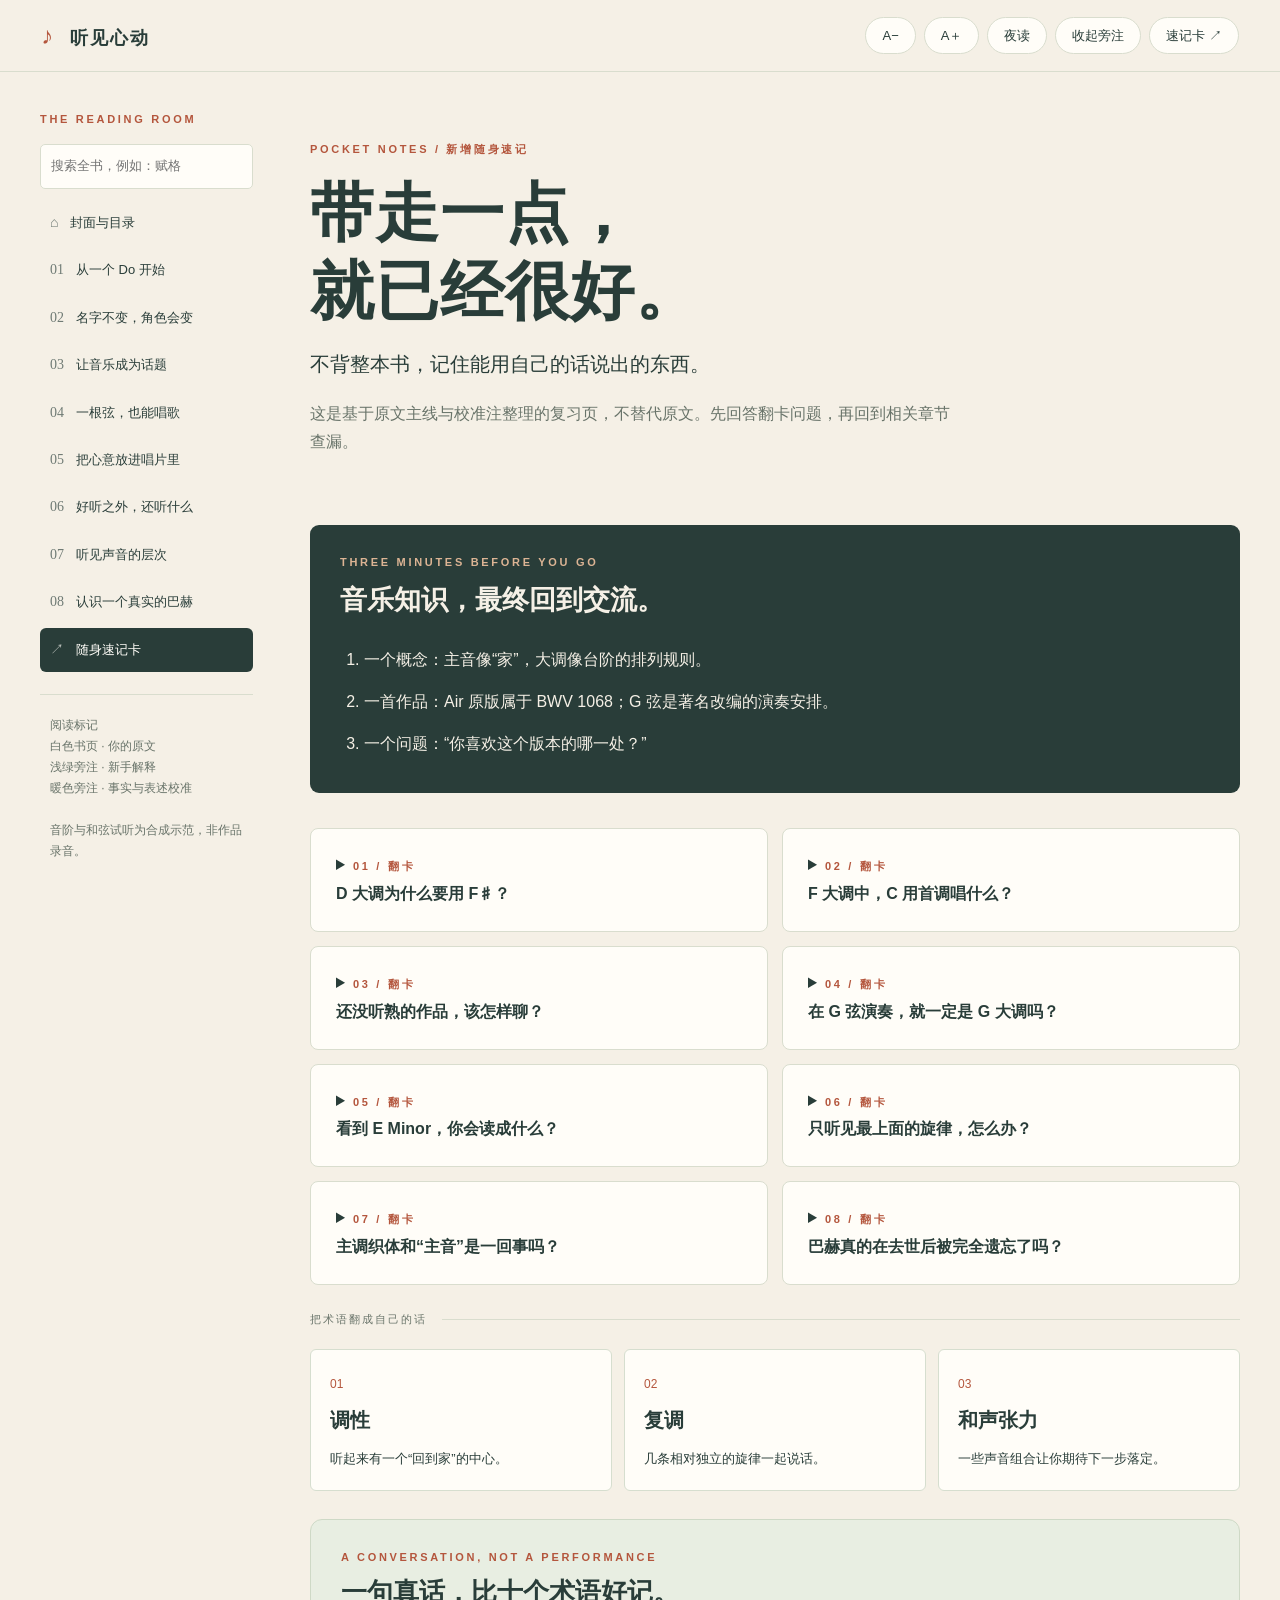
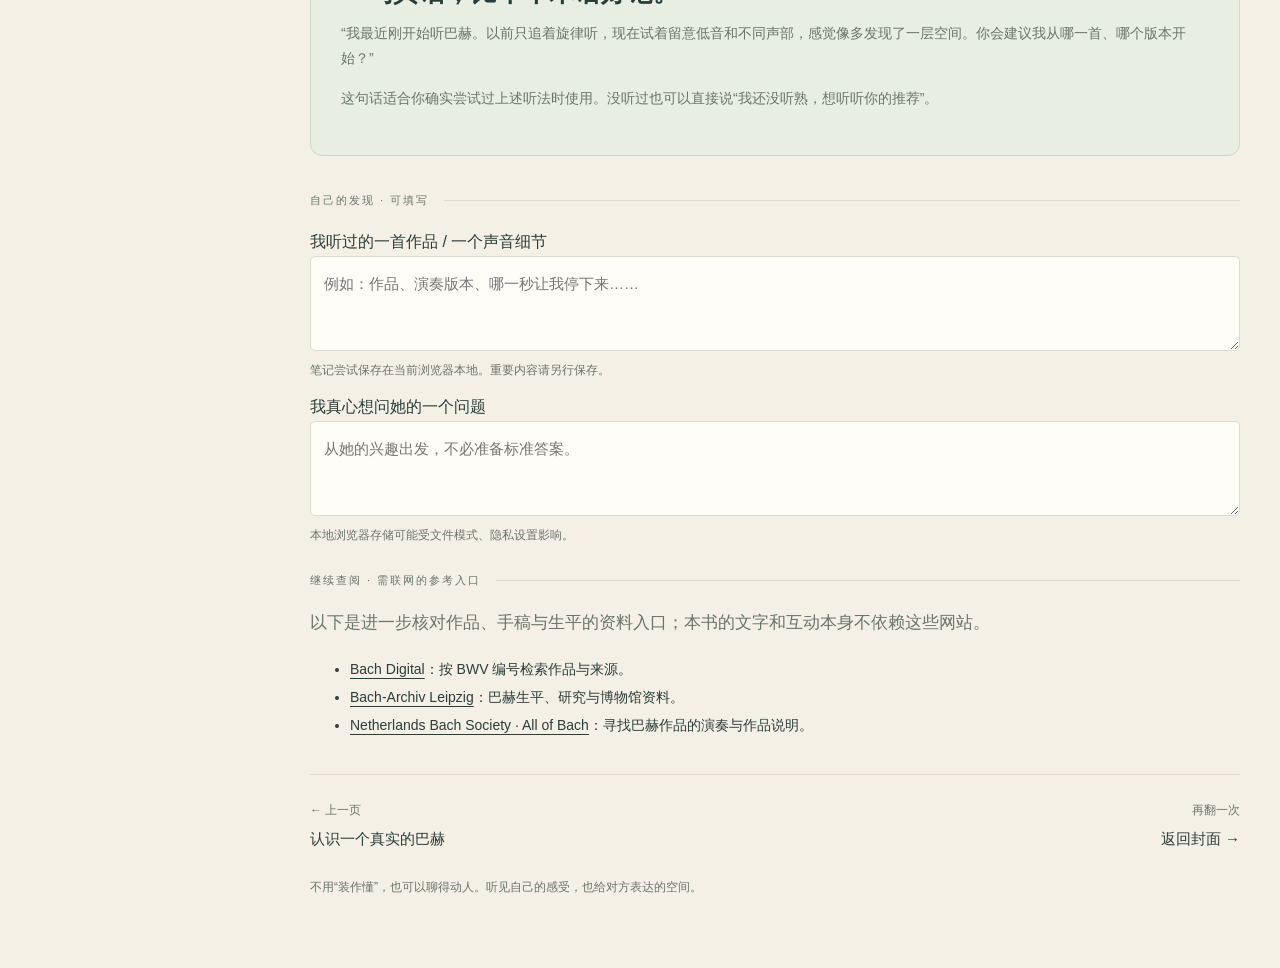
<file: review.html>
<!doctype html>
<html lang="zh-CN"><head><meta charset="utf-8"><meta name="viewport" content="width=device-width,initial-scale=1"><meta name="description" content="保留原文、附新手注释的音乐与相处读本"><title>随身速记卡 · 听见心动</title><link rel="stylesheet" href="style.css"></head><body data-page="review.html" id="top"><header class="topbar"><a class="brand" href="index.html"><i>♪</i> 听见心动</a><div class="tools"><button id="menu" class="mobile-toc" aria-expanded="false">目录</button><button id="font-down" aria-label="缩小字号">A−</button><button id="font-up" aria-label="放大字号">A＋</button><button id="theme" aria-pressed="false">夜读</button><button id="toggle-notes" aria-expanded="true">收起旁注</button><a class="pill" href="review.html">速记卡 ↗</a></div></header><div class="progress" aria-hidden="true"></div><div class="booklayout"><aside class="sidebar" aria-label="全书目录"><div class="eyebrow">THE READING ROOM</div><input id="book-search" class="searchbox" type="search" placeholder="搜索全书，例如：赋格" aria-label="搜索全书"><div id="searchresults" class="searchresults" aria-live="polite"></div><a href="index.html"><span class="num">⌂</span> 封面与目录</a><a href="chapter-01.html"><span class="num">01</span>从一个 Do 开始</a><a href="chapter-02.html"><span class="num">02</span>名字不变，角色会变</a><a href="chapter-03.html"><span class="num">03</span>让音乐成为话题</a><a href="chapter-04.html"><span class="num">04</span>一根弦，也能唱歌</a><a href="chapter-05.html"><span class="num">05</span>把心意放进唱片里</a><a href="chapter-06.html"><span class="num">06</span>好听之外，还听什么</a><a href="chapter-07.html"><span class="num">07</span>听见声音的层次</a><a href="chapter-08.html"><span class="num">08</span>认识一个真实的巴赫</a><a href="review.html" aria-current="page"><span class="num">↗</span> 随身速记卡</a><div class="smallbox">阅读标记<br>白色书页 · 你的原文<br>浅绿旁注 · 新手解释<br>暖色旁注 · 事实与表述校准<br><br>音阶与和弦试听为合成示范，非作品录音。</div></aside><main><div class="chapterhead"><div class="eyebrow">POCKET NOTES / 新增随身速记</div><h1>带走一点，<br>就已经很好。</h1><p class="subtitle serif">不背整本书，记住能用自己的话说出的东西。</p><p class="intro">这是基于原文主线与校准注整理的复习页，不替代原文。先回答翻卡问题，再回到相关章节查漏。</p></div><section class="recap"><div class="eyebrow">THREE MINUTES BEFORE YOU GO</div><h2>音乐知识，最终回到交流。</h2><ol><li>一个概念：主音像“家”，大调像台阶的排列规则。</li><li>一首作品：Air 原版属于 BWV 1068；G 弦是著名改编的演奏安排。</li><li>一个问题：“你喜欢这个版本的哪一处？”</li></ol></section><div class="word-grid"><details class="recall"><summary><span class="eyebrow">01 / 翻卡</span><br>D 大调为什么要用 F♯？</summary><p>D 到 E 是全音；第二步也要全音，所以 E 后面要到 F♯，不能停在 F。</p><p><a href="chapter-01.html">回到第 1 章 →</a></p></details><details class="recall"><summary><span class="eyebrow">02 / 翻卡</span><br>F 大调中，C 用首调唱什么？</summary><p>Sol（5）。F、G、A、B♭、C，C 是第五级。</p><p><a href="chapter-02.html">回到第 2 章 →</a></p></details><details class="recall"><summary><span class="eyebrow">03 / 翻卡</span><br>还没听熟的作品，该怎样聊？</summary><p>“我刚开始听，还没听熟。你最喜欢哪个版本或哪一段？”</p><p><a href="chapter-03.html">回到第 3 章 →</a></p></details><details class="recall"><summary><span class="eyebrow">04 / 翻卡</span><br>在 G 弦演奏，就一定是 G 大调吗？</summary><p>不是。G 是空弦音名，按弦能奏出不同音高；弦名不决定作品的调。</p><p><a href="chapter-04.html">回到第 4 章 →</a></p></details><details class="recall"><summary><span class="eyebrow">05 / 翻卡</span><br>看到 E Minor，你会读成什么？</summary><p>e 小调。Major 才是大调；是否印错要核对实物。</p><p><a href="chapter-05.html">回到第 5 章 →</a></p></details><details class="recall"><summary><span class="eyebrow">06 / 翻卡</span><br>只听见最上面的旋律，怎么办？</summary><p>再听一遍，只追低音。一次专注一层，比强迫自己一次听懂更有效。</p><p><a href="chapter-06.html">回到第 6 章 →</a></p></details><details class="recall"><summary><span class="eyebrow">07 / 翻卡</span><br>主调织体和“主音”是一回事吗？</summary><p>不是。主调织体描述主旋律与伴奏的组织关系；主音是调内的中心音。</p><p><a href="chapter-07.html">回到第 7 章 →</a></p></details><details class="recall"><summary><span class="eyebrow">08 / 翻卡</span><br>巴赫真的在去世后被完全遗忘了吗？</summary><p>没有。他的作品持续被音乐家传习；1829 年演出推动了公众层面的复兴。</p><p><a href="chapter-08.html">回到第 8 章 →</a></p></details></div><div class="sectionlabel">把术语翻成自己的话</div><div class="mini-cards"><div class="mini-card"><span class="number">01</span><strong>调性</strong><p>听起来有一个“回到家”的中心。</p></div><div class="mini-card"><span class="number">02</span><strong>复调</strong><p>几条相对独立的旋律一起说话。</p></div><div class="mini-card"><span class="number">03</span><strong>和声张力</strong><p>一些声音组合让你期待下一步落定。</p></div></div><section class="lab" style="margin-top:28px"><div class="eyebrow">A CONVERSATION, NOT A PERFORMANCE</div><h2>一句真话，比十个术语好记。</h2><p>“我最近刚开始听巴赫。以前只追着旋律听，现在试着留意低音和不同声部，感觉像多发现了一层空间。你会建议我从哪一首、哪个版本开始？”</p><p>这句话适合你确实尝试过上述听法时使用。没听过也可以直接说“我还没听熟，想听听你的推荐”。</p></section><div class="sectionlabel">自己的发现 · 可填写</div><label for="my-listening">我听过的一首作品 / 一个声音细节</label><textarea class="saved-note" id="my-listening" placeholder="例如：作品、演奏版本、哪一秒让我停下来……"></textarea><p class="muted" style="font-size:12px">笔记尝试保存在当前浏览器本地。重要内容请另行保存。</p><label for="my-question">我真心想问她的一个问题</label><textarea class="saved-note" id="my-question" placeholder="从她的兴趣出发，不必准备标准答案。"></textarea><p class="muted" style="font-size:12px">本地浏览器存储可能受文件模式、隐私设置影响。</p><div class="sectionlabel">继续查阅 · 需联网的参考入口</div><p class="review-intro">以下是进一步核对作品、手稿与生平的资料入口；本书的文字和互动本身不依赖这些网站。</p><ul class="source-links"><li><a href="https://www.bach-digital.de/" target="_blank" rel="noopener">Bach Digital</a>：按 BWV 编号检索作品与来源。</li><li><a href="https://www.bach-leipzig.de/en" target="_blank" rel="noopener">Bach-Archiv Leipzig</a>：巴赫生平、研究与博物馆资料。</li><li><a href="https://www.bachvereniging.nl/en/allofbach" target="_blank" rel="noopener">Netherlands Bach Society · All of Bach</a>：寻找巴赫作品的演奏与作品说明。</li></ul><nav class="page-turn"><a href="chapter-08.html"><small>← 上一页</small>认识一个真实的巴赫</a><a href="index.html"><small>再翻一次</small>返回封面 →</a></nav><footer class="footer">不用“装作懂”，也可以聊得动人。听见自己的感受，也给对方表达的空间。</footer></main></div><script src="search.js"></script><script src="book.js"></script></body></html>
</file>
<file: style.css>
:root{--paper:#f5f0e6;--surface:#fffdf8;--ink:#293d39;--muted:#69746a;--line:#d9ddce;--accent:#b4563d;--sage:#e8eee2;--note:#f3ead7;--body-size:18px;--shadow:0 14px 45px #344c3510}
*{box-sizing:border-box}html{scroll-behavior:smooth;scroll-padding-top:95px}body{margin:0;background:var(--paper);color:var(--ink);font-family:"Segoe UI","Microsoft YaHei",sans-serif;line-height:1.75}a{color:inherit;text-decoration:none}a:hover{color:var(--accent)}button,input,select{font:inherit}button,a,input,summary{touch-action:manipulation}button{cursor:pointer}button:disabled{cursor:default;opacity:.55}button,.pill{border:1px solid var(--line);border-radius:30px;background:var(--surface);color:var(--ink);padding:8px 16px;line-height:1.5}button:hover,.pill:hover{border-color:var(--accent)}button:focus-visible,a:focus-visible,input:focus-visible,summary:focus-visible{outline:3px solid var(--accent);outline-offset:4px}button.active,.primary{background:var(--ink);color:var(--surface);border-color:var(--ink)}.eyebrow{font-size:11px;letter-spacing:2.7px;font-weight:700;text-transform:uppercase;color:var(--accent)}.serif,h1,h2,h3,.quote{font-family:"Noto Serif CJK SC","Songti SC","SimSun",serif}h1,h2,h3,p{margin-top:0}h1{font-size:clamp(40px,5vw,68px);line-height:1.22;font-weight:600;letter-spacing:1px}h2{font-size:30px;line-height:1.4}h3{font-size:23px;line-height:1.6}small{font-size:12px}.muted{color:var(--muted)}.topbar{height:72px;position:sticky;top:0;z-index:20;display:flex;align-items:center;justify-content:space-between;padding:0 3.2vw;background:var(--paper);border-bottom:1px solid var(--line);gap:15px}.brand{font-size:18px;font-weight:700;white-space:nowrap;letter-spacing:2px}.brand i{color:var(--accent);font-size:24px;font-style:normal;margin-right:8px}.tools{display:flex;gap:8px;align-items:center}.tools button,.tools a{font-size:13px}.progress{position:fixed;top:70px;left:0;height:3px;background:var(--accent);z-index:30;width:0}.booklayout{max-width:1510px;margin:auto;display:grid;grid-template-columns:225px minmax(0,1fr);gap:45px;padding:38px 40px 70px}.sidebar{position:sticky;top:104px;align-self:start;max-height:calc(100vh - 124px);overflow:auto;padding-right:12px}.sidebar a{display:flex;gap:12px;align-items:baseline;font-size:13px;padding:11px 10px;margin:3px 0;border-radius:6px;line-height:1.6}.sidebar a[aria-current=page]{background:var(--ink);color:#fffdf8}.sidebar .num{font-family:Georgia,serif;font-size:14px;opacity:.65}.sidebar .smallbox{border-top:1px solid var(--line);margin-top:22px;padding:20px 10px;font-size:12px;color:var(--muted)}.searchbox{width:100%;min-width:0;background:var(--surface);border:1px solid var(--line);border-radius:5px;padding:10px;margin:15px 0 9px;font-size:13px}.searchresults a{font-size:12px;border-bottom:1px solid var(--line);display:block}.searchresults{max-height:240px;overflow:auto}.chapterhead{padding:30px 0 34px;max-width:880px}.chapterhead h1{margin:16px 0}.chapterhead .subtitle{font-size:20px;margin-bottom:18px}.chapterhead .intro{max-width:650px;font-size:16px;color:var(--muted);margin:0}.chaptermeta{display:flex;gap:22px;font-size:12px;margin-top:24px;color:var(--muted)}.sectionlabel{display:flex;gap:15px;align-items:center;font-size:11px;letter-spacing:2px;color:var(--muted);margin:25px 0 18px}.sectionlabel:after{content:"";height:1px;background:var(--line);flex:1}.lab{background:var(--sage);border:1px solid #ced9c6;border-radius:12px;padding:28px 30px;margin-bottom:35px;overflow:hidden}.lab h2{margin:8px 0 10px;font-size:26px}.lab p{font-size:14px;color:var(--muted);margin-bottom:16px}.tabs{display:flex;gap:8px;margin:20px 0;flex-wrap:wrap}.tone-grid{display:grid;grid-template-columns:repeat(8,minmax(0,1fr));gap:7px}.tone{display:flex;flex-direction:column;align-items:center;border:1px solid #c9d4bf;border-radius:5px;background:var(--surface);padding:16px 4px;transition:.15s}.tone b{font-size:22px;font-family:Georgia,serif}.tone span{font-size:12px;color:var(--muted)}.tone.playing{background:var(--accent);color:white;transform:translateY(-4px)}.tone.playing span{color:white}.steps{display:flex;justify-content:space-around;font-size:12px;color:var(--accent);padding:8px 5%}.soundrow{display:flex;gap:10px;align-items:center;flex-wrap:wrap;margin-top:18px}.soundstatus{font-size:12px;color:var(--muted)}.reading-grid{display:grid;grid-template-columns:minmax(0,1fr) 265px;gap:26px;align-items:start}.original{background:var(--surface);padding:35px 40px;border:1px solid var(--line);border-radius:4px;box-shadow:var(--shadow);min-width:0}.original .source-label{font:11px "Segoe UI","Microsoft YaHei",sans-serif;letter-spacing:2px;color:var(--muted);border-bottom:1px solid var(--line);padding-bottom:16px;margin-bottom:27px}.original p,.original blockquote{font-family:"Noto Serif CJK SC","Songti SC","SimSun",serif;font-size:var(--body-size);line-height:2.05;overflow-wrap:anywhere;white-space:pre-wrap;margin:0 0 20px}.original h3{margin:32px 0 18px;color:var(--ink);font-size:calc(var(--body-size) + 3px);white-space:pre-wrap}.original .question{font-size:calc(var(--body-size) + 2px);font-weight:bold;border-left:3px solid var(--accent);padding-left:18px;margin-bottom:27px}.original blockquote{margin:22px 0;padding:15px 20px;background:var(--sage);border-left:2px solid #8eaa89}.original .source-meta{font:12px/1.8 "Microsoft YaHei",sans-serif;color:var(--muted);margin:5px 0;overflow-wrap:anywhere}.tablewrap{overflow:auto;margin:24px 0;max-width:100%;border:1px solid var(--line);border-radius:5px}table{border-collapse:collapse;width:100%;font-size:14px;line-height:1.8;min-width:570px}td,th{text-align:left;padding:12px;border-bottom:1px solid var(--line);vertical-align:top}th{background:var(--sage);white-space:nowrap}tr:last-child td{border-bottom:0}.annotation{padding:20px 18px;margin-bottom:18px;border-top:3px solid #b5c5a3;background:#ecefE4;border-radius:0 0 5px 5px;font-size:13px;line-height:1.9}.annotation.correction{background:var(--note);border-color:#bf9569}.annotation h4{font-size:14px;line-height:1.7;margin:6px 0 9px}.annotation p{margin:0}.annotation .index{font:11px Georgia,serif;color:var(--muted)}.notes-heading{font-size:11px;color:var(--muted);letter-spacing:2px;margin:0 0 14px}.recap{margin:35px 0;padding:28px 30px;background:var(--ink);color:#f5f0e6;border-radius:9px}.recap .eyebrow{color:#dcb494}.recap h2{font-size:27px;margin:9px 0 20px}.recap ol{padding-left:24px;margin:0}.recap li{padding:7px 0}.recall{background:var(--surface);border:1px solid var(--line);padding:22px 25px;margin:18px 0;border-radius:8px}.recall summary{cursor:pointer;font-weight:600;line-height:1.8}.recall p{margin:16px 0 0;color:var(--muted)}.page-turn{display:flex;justify-content:space-between;gap:16px;border-top:1px solid var(--line);padding-top:25px;margin-top:35px}.page-turn a{display:flex;flex-direction:column;max-width:48%;font-size:15px}.page-turn a:last-child{text-align:right}.page-turn small{color:var(--muted);margin-bottom:5px}.footer{font-size:12px;color:var(--muted);padding-top:25px}.cover{max-width:1260px;margin:auto;padding:42px 45px 80px}.hero{display:grid;grid-template-columns:1.15fr 1fr;min-height:540px;border-bottom:1px solid var(--line);align-items:center;gap:55px;padding:20px 0 50px}.hero h1{font-size:clamp(66px,8vw,112px);line-height:1.15;margin:20px 0}.hero h1 em{font-style:normal;color:var(--accent)}.hero .subtitle{font-family:SimSun,serif;font-size:25px;margin:0 0 25px}.hero .intro{max-width:440px;color:var(--muted);font-size:16px}.hero-art{background:#dfe7d7;border-radius:220px 220px 12px 12px;padding:60px 28px 22px;border:1px solid #ced8c3;min-height:440px;position:relative;display:flex;flex-direction:column;justify-content:center}.hero-art svg{width:100%;height:auto}.art-caption{text-align:center;color:#56684e;font-size:12px;letter-spacing:2px;margin-top:10px}.hero-buttons{display:flex;gap:10px;margin-top:30px;flex-wrap:wrap}.hero-buttons .pill{padding:12px 24px}.contentshead{display:flex;align-items:end;justify-content:space-between;margin:45px 0 25px}.contentshead h2{margin:8px 0 0;font-size:33px}.contentshead p{font-size:13px;color:var(--muted)}.toc-grid{display:grid;grid-template-columns:repeat(4,1fr);gap:15px}.toc-card{background:var(--surface);border:1px solid var(--line);padding:25px 22px;min-height:205px;border-radius:6px;transition:transform .2s,box-shadow .2s}.toc-card:hover{transform:translateY(-4px);box-shadow:var(--shadow)}.toc-card .n{font:32px Georgia,serif;color:var(--accent);display:block;margin-bottom:22px}.toc-card h3{font-size:20px;margin-bottom:9px}.toc-card p{font-size:12px;color:var(--muted);margin:0}.guide-grid{display:grid;grid-template-columns:repeat(3,1fr);gap:28px;margin:35px 0}.guide-grid>div{border-top:2px solid var(--line);padding-top:20px;font-size:14px}.guide-grid h3{font-size:20px}.guide-grid p{color:var(--muted)}.mini-cards{display:grid;grid-template-columns:repeat(3,1fr);gap:12px;margin-top:20px}.mini-card{background:var(--surface);border:1px solid #d6decf;padding:19px;border-radius:6px}.mini-card strong{display:block;font-family:SimSun,serif;font-size:20px;margin:6px 0 10px}.mini-card p{margin:0;font-size:13px}.mini-card .number{color:var(--accent);font-size:12px}.strings{padding:10px 5px}.string{display:grid;grid-template-columns:40px 1fr 60px;align-items:center;gap:20px;margin:15px 0}.string i{display:block;background:#8c9777;height:2px}.string:first-child i{height:7px;background:var(--accent)}.string:nth-child(2) i{height:5px}.string:nth-child(3) i{height:3px}.string b{font:25px Georgia,serif}.string span{font-size:12px;color:var(--muted)}.timeline{display:grid;grid-template-columns:repeat(3,1fr);gap:0;margin:25px 0 10px}.time{border-top:2px solid #9dad8f;padding:22px 14px 0 0;position:relative}.time:before{content:'';position:absolute;top:-6px;left:0;width:10px;height:10px;border-radius:50%;background:var(--accent)}.time b{font:22px Georgia,serif}.time strong{display:block;font-family:SimSun,serif;font-size:21px;margin:10px 0}.time span{font-size:12px;color:var(--muted)}.voices{display:grid;gap:12px;margin:23px 0}.voice{display:grid;grid-template-columns:60px 1fr;gap:12px;font-size:12px;align-items:center}.voice .track{height:28px;border-radius:3px;background:#d7e0d0;display:flex;align-items:center;padding:4px}.voice i{display:block;background:var(--accent);height:16px;width:34%;border-radius:3px}.voice:nth-child(2) i{margin-left:26%;background:#738b6c}.voice:nth-child(3) i{margin-left:55%;background:#baa073}.word-grid{display:grid;grid-template-columns:repeat(2,1fr);gap:14px}.word-grid .recall{margin:0}.note-off .marginalia{display:none}.note-off .reading-grid{grid-template-columns:minmax(0,850px)}body.night{--paper:#1d2926;--surface:#24332e;--ink:#e8e8d8;--muted:#b0b9a7;--line:#455348;--sage:#2c4035;--note:#433d2e;--accent:#e7a185}.night .lab,.night .annotation{background:#2b3d32;border-color:#4e6549}.night .annotation.correction{background:#403b2d;border-color:#aa895c}.night .mini-card{border-color:var(--line)}.night .recap{background:#dce4d0;color:#24332e}.night .recap .eyebrow{color:#8d4733}.night .primary,.night button.active{color:#24332e}.night .hero-art{background:#c7d3b9}.night .sidebar a[aria-current=page]{background:#dce4d0;color:#24332e}.night .tone{border-color:#66735c}.mobile-toc{display:none}.hidden{display:none!important}.review-intro{font-size:17px;color:var(--muted)}.source-links{font-size:14px;line-height:2}.source-links a{text-decoration:underline;text-underline-offset:4px}.notice{background:var(--note);border-left:3px solid #bd986d;padding:18px 22px;font-size:14px;margin:25px 0}.saved-note{width:100%;min-height:95px;resize:vertical;padding:13px;border:1px solid var(--line);border-radius:5px;background:var(--surface);color:var(--ink);font:15px/1.8 "Microsoft YaHei",sans-serif}.backtop{display:inline-block;margin-top:25px;font-size:13px;text-decoration:underline}mark{background:#f8dc9f;color:#343d30;padding:0 2px}
@media(min-width:1450px){.original{padding:42px 46px}.reading-grid{grid-template-columns:minmax(0,1fr) 280px;gap:30px}}
@media(max-width:1150px){.booklayout{grid-template-columns:180px minmax(0,1fr);gap:25px;padding:25px}.reading-grid{grid-template-columns:minmax(0,1fr)}.marginalia{display:grid;grid-template-columns:repeat(2,minmax(0,1fr));gap:15px}.notes-heading{grid-column:1/-1}.annotation{margin:0}.toc-grid{grid-template-columns:repeat(2,1fr)}.original{padding:30px}.hero{gap:30px}.hero-art{min-height:370px}}
@media(max-width:760px){.topbar{height:auto;min-height:65px;flex-wrap:wrap;padding:12px 18px;gap:10px;position:relative}.progress{top:0}.brand{font-size:16px}.tools{gap:5px;flex-wrap:wrap}.tools button,.tools a{font-size:12px;padding:5px 10px}.booklayout{display:block;padding:12px 18px 50px}.sidebar{position:static;max-height:none;padding:0;margin-bottom:15px;display:none}.sidebar.open{display:block}.mobile-toc{display:inline-block}.chapterhead{padding:25px 0}.chapterhead h1{font-size:38px}.chapterhead .subtitle{font-size:18px}.chaptermeta{gap:12px;flex-wrap:wrap}.original{padding:24px 20px}.original p,.original blockquote{line-height:1.95}.original blockquote{padding:12px 14px}.lab{padding:22px 17px}.tone-grid{gap:3px}.tone{padding:12px 1px}.tone b{font-size:17px}.tone span{font-size:10px}.steps{font-size:10px}.marginalia{grid-template-columns:1fr}.mini-cards{grid-template-columns:1fr}.cover{padding:20px 22px 50px}.hero{grid-template-columns:1fr;gap:32px;padding:25px 0 35px;min-height:0}.hero h1{font-size:76px}.hero .subtitle{font-size:23px}.hero-art{min-height:0;max-width:400px;padding:35px 26px 20px;margin:0 auto;width:100%;border-radius:180px 180px 8px 8px}.hero-art svg{max-height:240px}.contentshead{align-items:start;flex-direction:column}.toc-grid{gap:10px}.toc-card{padding:20px 16px;min-height:190px}.toc-card h3{font-size:19px}.guide-grid{grid-template-columns:1fr;gap:15px}.guide-grid p{margin-bottom:0}.word-grid{grid-template-columns:1fr}.timeline{grid-template-columns:1fr;gap:25px}.time{padding-top:15px}.page-turn{font-size:13px}.recap{padding:23px}.soundrow button{font-size:13px}.footer{font-size:11px}}
@media print{.topbar,.sidebar,.progress,.soundrow,.tabs,.page-turn,.backtop,.saved-note,.hero-buttons,.footer{display:none!important}body{background:white;color:#111}.booklayout,.cover{display:block;padding:0}.reading-grid{display:block}.original{padding:0;border:0;box-shadow:none}.marginalia{display:block}.annotation{break-inside:avoid}.chapterhead h1{font-size:36px}.lab,.recap{break-inside:avoid}.original p{font-size:12pt}.hero{min-height:0}.hero-art{display:none}a{text-decoration:none}.note-off .marginalia{display:block}}
@media(prefers-reduced-motion:reduce){html{scroll-behavior:auto}*{transition:none!important}}
</file>
